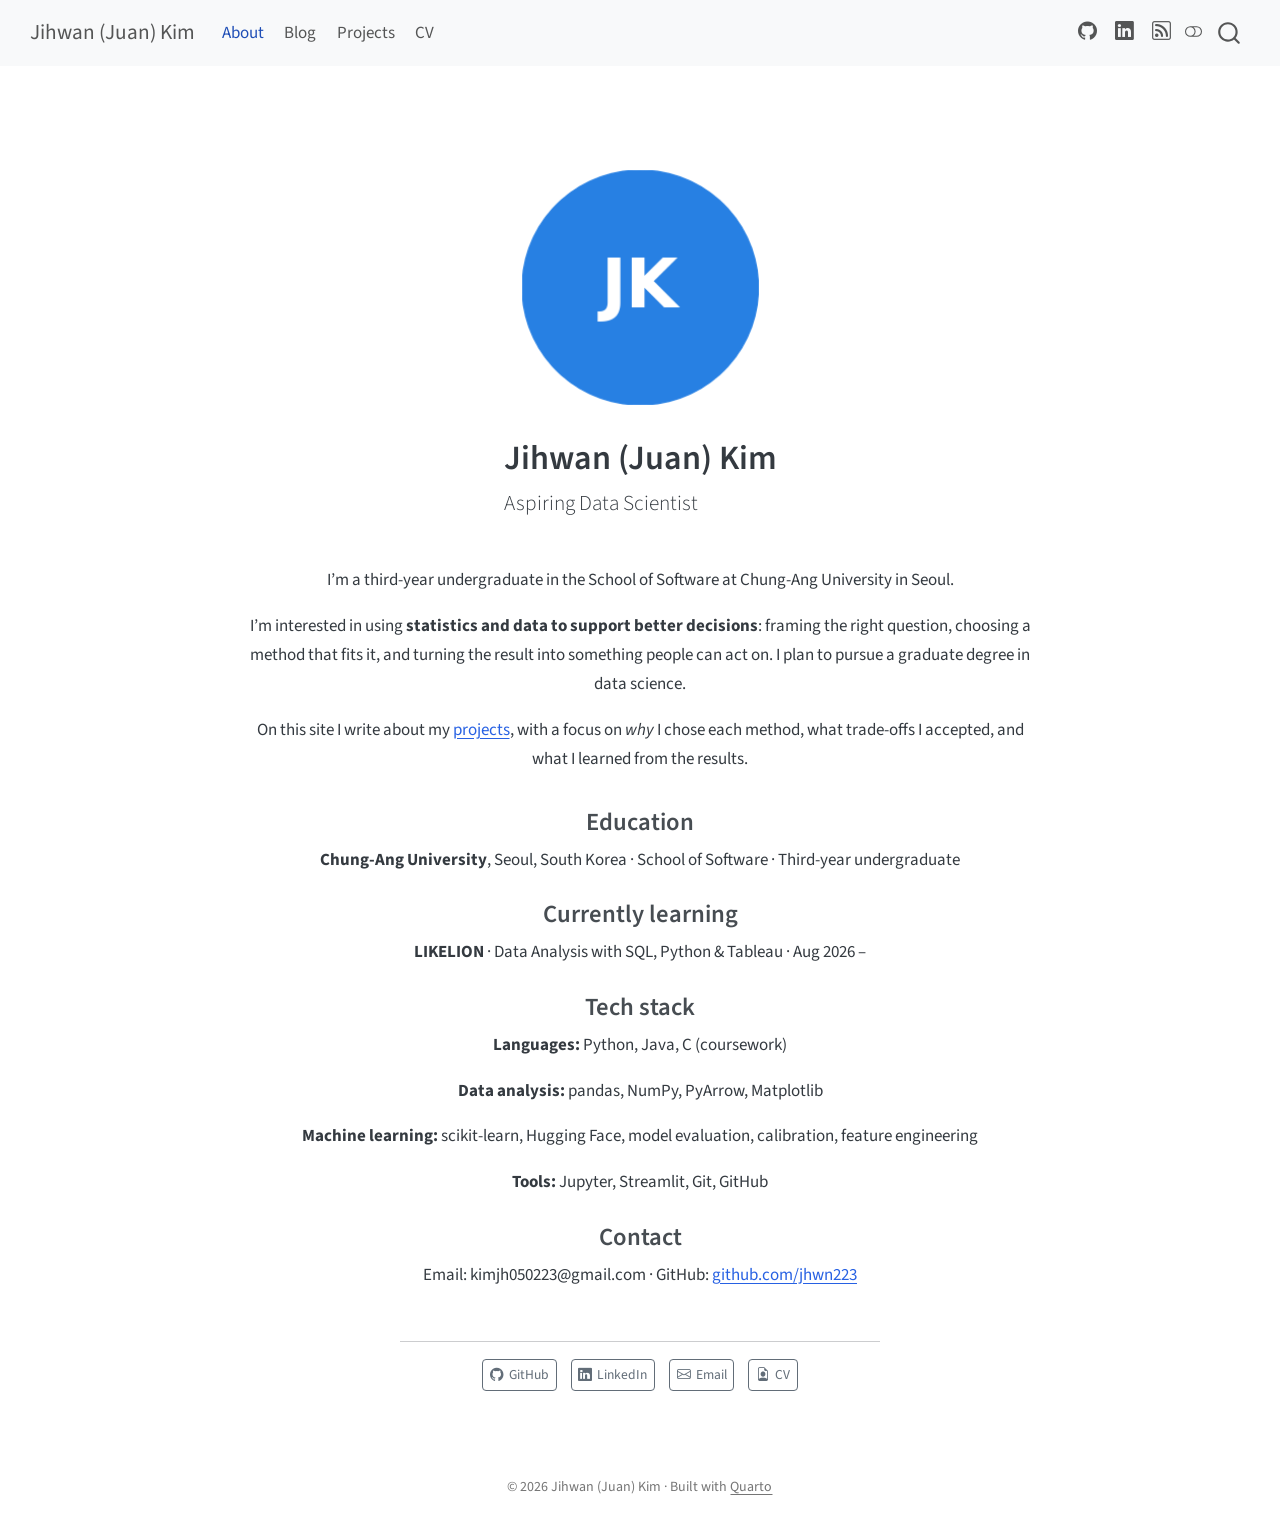
<file: index.html>
<!DOCTYPE html>
<html xmlns="http://www.w3.org/1999/xhtml" lang="en" xml:lang="en"><head>

<meta charset="utf-8">
<meta name="generator" content="quarto-1.10.19">

<meta name="viewport" content="width=device-width, initial-scale=1.0, user-scalable=yes">


<title>Jihwan (Juan) Kim</title>
<style>
/* Default styles provided by pandoc.
** See https://pandoc.org/MANUAL.html#variables-for-html for config info.
*/
span.smallcaps{font-variant: small-caps;}
div.columns{display: flex; gap: 1.5em;}
div.column{flex: auto;}
@media screen {
div.columns{gap: min(4vw, 1.5em);}
div.column{overflow-x: auto;}
}
div.hanging-indent{margin-left: 1.5em; text-indent: -1.5em;}
ul.task-list{list-style: none;}
ul.task-list li input[type="checkbox"] {
  width: 0.8em;
  margin: 0 0.8em 0.2em -1em; /* quarto-specific, see https://github.com/quarto-dev/quarto-cli/issues/4556 */ 
  vertical-align: middle;
}
</style>


<script src="site_libs/quarto-nav/quarto-nav.js"></script>
<script src="site_libs/quarto-nav/headroom.min.js"></script>
<script src="site_libs/clipboard/clipboard.min.js"></script>
<script src="site_libs/quarto-search/autocomplete.umd.js"></script>
<script src="site_libs/quarto-search/fuse.min.js"></script>
<script src="site_libs/quarto-search/quarto-search.js"></script>
<meta name="quarto:offset" content="./">
<script src="site_libs/quarto-html/quarto.js" type="module"></script>
<script src="site_libs/quarto-html/tabsets/tabsets.js" type="module"></script>
<script src="site_libs/quarto-html/popper.min.js"></script>
<script src="site_libs/quarto-html/tippy.umd.min.js"></script>
<link href="site_libs/quarto-html/tippy.css" rel="stylesheet">
<link href="site_libs/quarto-html/quarto-syntax-highlighting-5c1318cf63eba56dbef7ba16bc7d56f5.css" rel="stylesheet" class="quarto-color-scheme" id="quarto-text-highlighting-styles">
<link href="site_libs/quarto-html/quarto-syntax-highlighting-dark-6453f418aeef366c23116eb9cb0b6816.css" rel="stylesheet" class="quarto-color-scheme quarto-color-alternate" id="quarto-text-highlighting-styles">
<link href="site_libs/quarto-html/quarto-syntax-highlighting-5c1318cf63eba56dbef7ba16bc7d56f5.css" rel="stylesheet" class="quarto-color-scheme-extra" id="quarto-text-highlighting-styles">
<script src="site_libs/bootstrap/bootstrap.min.js"></script>
<link href="site_libs/bootstrap/bootstrap-icons.css" rel="stylesheet">
<link href="site_libs/bootstrap/bootstrap-bb4171d9dd6bc7625f90efb232bf3957.min.css" rel="stylesheet" append-hash="true" class="quarto-color-scheme" id="quarto-bootstrap" data-mode="light">
<link href="site_libs/bootstrap/bootstrap-dark-6143b0ba2fd15e075d8decd703482e6a.min.css" rel="stylesheet" append-hash="true" class="quarto-color-scheme quarto-color-alternate" id="quarto-bootstrap" data-mode="dark">
<link href="site_libs/bootstrap/bootstrap-bb4171d9dd6bc7625f90efb232bf3957.min.css" rel="stylesheet" append-hash="true" class="quarto-color-scheme-extra" id="quarto-bootstrap" data-mode="light">
<script id="quarto-search-options" type="application/json">{
  "location": "navbar",
  "copy-button": false,
  "collapse-after": 3,
  "panel-placement": "end",
  "type": "overlay",
  "limit": 50,
  "keyboard-shortcut": [
    "f",
    "/",
    "s"
  ],
  "show-item-context": false,
  "language": {
    "search-no-results-text": "No results",
    "search-matching-documents-text": "matching documents",
    "search-copy-link-title": "Copy link to search",
    "search-hide-matches-text": "Hide additional matches",
    "search-more-match-text": "more match in this document",
    "search-more-matches-text": "more matches in this document",
    "search-clear-button-title": "Clear",
    "search-text-placeholder": "",
    "search-detached-cancel-button-title": "Cancel",
    "search-submit-button-title": "Submit",
    "search-label": "Search"
  }
}</script>


<link rel="stylesheet" href="styles.css">
<meta property="og:title" content="Jihwan (Juan) Kim">
<meta property="og:description" content="Aspiring Data Scientist">
<meta property="og:image" content="https://jhwn223.github.io/files/profile.png">
<meta property="og:site_name" content="Jihwan (Juan) Kim">
<meta property="og:image:height" content="251">
<meta property="og:image:width" content="252">
</head>

<body class="nav-fixed fullcontent quarto-light"><script id="quarto-html-before-body" type="application/javascript">
    const toggleBodyColorMode = (bsSheetEl) => {
      const mode = bsSheetEl.getAttribute("data-mode");
      const bodyEl = window.document.querySelector("body");
      if (mode === "dark") {
        bodyEl.classList.add("quarto-dark");
        bodyEl.classList.remove("quarto-light");
      } else {
        bodyEl.classList.add("quarto-light");
        bodyEl.classList.remove("quarto-dark");
      }
    }
    const toggleBodyColorPrimary = () => {
      const bsSheetEl = window.document.querySelector("link#quarto-bootstrap:not([rel=disabled-stylesheet])");
      if (bsSheetEl) {
        toggleBodyColorMode(bsSheetEl);
      }
    }
    const setColorSchemeToggle = (alternate) => {
      const toggles = window.document.querySelectorAll('.quarto-color-scheme-toggle');
      for (let i=0; i < toggles.length; i++) {
        const toggle = toggles[i];
        if (toggle) {
          if (alternate) {
            toggle.classList.add("alternate");
          } else {
            toggle.classList.remove("alternate");
          }
        }
      }
    };
    const toggleColorMode = (alternate) => {
      // Switch the stylesheets
      const primaryStylesheets = window.document.querySelectorAll('link.quarto-color-scheme:not(.quarto-color-alternate)');
      const alternateStylesheets = window.document.querySelectorAll('link.quarto-color-scheme.quarto-color-alternate');
      manageTransitions('#quarto-margin-sidebar .nav-link', false);
      if (alternate) {
        // note: dark is layered on light, we don't disable primary!
        enableStylesheet(alternateStylesheets);
        for (const sheetNode of alternateStylesheets) {
          if (sheetNode.id === "quarto-bootstrap") {
            toggleBodyColorMode(sheetNode);
          }
        }
      } else {
        disableStylesheet(alternateStylesheets);
        enableStylesheet(primaryStylesheets)
        toggleBodyColorPrimary();
      }
      manageTransitions('#quarto-margin-sidebar .nav-link', true);
      // Switch the toggles
      setColorSchemeToggle(alternate)
      // Hack to workaround the fact that safari doesn't
      // properly recolor the scrollbar when toggling (#1455)
      if (navigator.userAgent.indexOf('Safari') > 0 && navigator.userAgent.indexOf('Chrome') == -1) {
        manageTransitions("body", false);
        window.scrollTo(0, 1);
        setTimeout(() => {
          window.scrollTo(0, 0);
          manageTransitions("body", true);
        }, 40);
      }
    }
    const disableStylesheet = (stylesheets) => {
      for (let i=0; i < stylesheets.length; i++) {
        const stylesheet = stylesheets[i];
        stylesheet.rel = 'disabled-stylesheet';
      }
    }
    const enableStylesheet = (stylesheets) => {
      for (let i=0; i < stylesheets.length; i++) {
        const stylesheet = stylesheets[i];
        if(stylesheet.rel !== 'stylesheet') { // for Chrome, which will still FOUC without this check
          stylesheet.rel = 'stylesheet';
        }
      }
    }
    const manageTransitions = (selector, allowTransitions) => {
      const els = window.document.querySelectorAll(selector);
      for (let i=0; i < els.length; i++) {
        const el = els[i];
        if (allowTransitions) {
          el.classList.remove('notransition');
        } else {
          el.classList.add('notransition');
        }
      }
    }
    const isFileUrl = () => {
      return window.location.protocol === 'file:';
    }
    const hasAlternateSentinel = () => {
      let styleSentinel = getColorSchemeSentinel();
      if (styleSentinel !== null) {
        return styleSentinel === "alternate";
      } else {
        return false;
      }
    }
    const setStyleSentinel = (alternate) => {
      const value = alternate ? "alternate" : "default";
      if (!isFileUrl()) {
        window.localStorage.setItem("quarto-color-scheme", value);
      } else {
        localAlternateSentinel = value;
      }
    }
    const getColorSchemeSentinel = () => {
      if (!isFileUrl()) {
        const storageValue = window.localStorage.getItem("quarto-color-scheme");
        return storageValue != null ? storageValue : localAlternateSentinel;
      } else {
        return localAlternateSentinel;
      }
    }
    const toggleGiscusIfUsed = (isAlternate, darkModeDefault) => {
      const baseTheme = document.querySelector('#giscus-base-theme')?.value ?? 'light';
      const alternateTheme = document.querySelector('#giscus-alt-theme')?.value ?? 'dark';
      let newTheme = '';
      if(authorPrefersDark) {
        newTheme = isAlternate ? baseTheme : alternateTheme;
      } else {
        newTheme = isAlternate ? alternateTheme : baseTheme;
      }
      const changeGiscusTheme = () => {
        // From: https://github.com/giscus/giscus/issues/336
        const sendMessage = (message) => {
          const iframe = document.querySelector('iframe.giscus-frame');
          if (!iframe) return;
          iframe.contentWindow.postMessage({ giscus: message }, 'https://giscus.app');
        }
        sendMessage({
          setConfig: {
            theme: newTheme
          }
        });
      }
      const isGiscussLoaded = window.document.querySelector('iframe.giscus-frame') !== null;
      if (isGiscussLoaded) {
        changeGiscusTheme();
      }
    };
    const authorPrefersDark = false;
    const darkModeDefault = authorPrefersDark;
      document.querySelector('link#quarto-text-highlighting-styles.quarto-color-scheme-extra').rel = 'disabled-stylesheet';
      document.querySelector('link#quarto-bootstrap.quarto-color-scheme-extra').rel = 'disabled-stylesheet';
    let localAlternateSentinel = darkModeDefault ? 'alternate' : 'default';
    // Dark / light mode switch
    window.quartoToggleColorScheme = () => {
      // Read the current dark / light value
      let toAlternate = !hasAlternateSentinel();
      toggleColorMode(toAlternate);
      setStyleSentinel(toAlternate);
      toggleGiscusIfUsed(toAlternate, darkModeDefault);
      window.dispatchEvent(new Event('resize'));
    };
    // Switch to dark mode if need be
    if (hasAlternateSentinel()) {
      toggleColorMode(true);
    } else {
      toggleColorMode(false);
    }
  </script>

<div id="quarto-search-results"></div>
  <header id="quarto-header" class="headroom fixed-top">
    <nav class="navbar navbar-expand-lg " data-bs-theme="dark">
      <div class="navbar-container container-fluid">
      <div class="navbar-brand-container mx-auto">
    <a class="navbar-brand" href="./index.html">
    <span class="navbar-title">Jihwan (Juan) Kim</span>
    </a>
  </div>
            <div id="quarto-search" class="" title="Search"></div>
          <button class="navbar-toggler" type="button" data-bs-toggle="collapse" data-bs-target="#navbarCollapse" aria-controls="navbarCollapse" role="menu" aria-expanded="false" aria-label="Toggle navigation" onclick="if (window.quartoToggleHeadroom) { window.quartoToggleHeadroom(); }">
  <span class="navbar-toggler-icon"></span>
</button>
          <div class="collapse navbar-collapse" id="navbarCollapse">
            <ul class="navbar-nav navbar-nav-scroll me-auto">
  <li class="nav-item">
    <a class="nav-link active" href="./index.html" aria-current="page"> 
<span class="menu-text">About</span></a>
  </li>  
  <li class="nav-item">
    <a class="nav-link" href="./blog.html"> 
<span class="menu-text">Blog</span></a>
  </li>  
  <li class="nav-item">
    <a class="nav-link" href="./projects.html"> 
<span class="menu-text">Projects</span></a>
  </li>  
  <li class="nav-item">
    <a class="nav-link" href="./cv.html"> 
<span class="menu-text">CV</span></a>
  </li>  
</ul>
            <ul class="navbar-nav navbar-nav-scroll ms-auto">
  <li class="nav-item compact">
    <a class="nav-link" href="https://github.com/jhwn223"> <i class="bi bi-github" role="img" aria-label="GitHub">
</i> 
<span class="menu-text"></span></a>
  </li>  
  <li class="nav-item compact">
    <a class="nav-link" href="https://www.linkedin.com/in/jihwan-juan-kim-12b15740b/"> <i class="bi bi-linkedin" role="img" aria-label="LinkedIn">
</i> 
<span class="menu-text"></span></a>
  </li>  
  <li class="nav-item compact">
    <a class="nav-link" href="./blog.xml"> <i class="bi bi-rss" role="img" aria-label="RSS">
</i> 
<span class="menu-text"></span></a>
  </li>  
</ul>
          </div> <!-- /navcollapse -->
            <div class="quarto-navbar-tools">
  <a href="" class="quarto-color-scheme-toggle quarto-navigation-tool  px-1" onclick="window.quartoToggleColorScheme(); return false;" title="Toggle dark mode"><i class="bi"></i></a>
</div>
      </div> <!-- /container-fluid -->
    </nav>
</header>
<!-- content -->
<div id="quarto-content" class="quarto-container page-columns page-rows-contents page-layout-article page-navbar">
<!-- sidebar -->
<!-- margin-sidebar -->
    
<!-- main -->
<div class="quarto-about-jolla">
  <img src="files/profile.png" class="about-image
  round " style="height: 15em; width: 15em;">
 <header id="title-block-header" class="quarto-title-block default">
<div class="quarto-title">
<h1 class="title">Jihwan (Juan) Kim</h1>
<p class="subtitle lead">Aspiring Data Scientist</p>
</div>
<div class="quarto-title-meta">
  </div>
</header><main class="content" id="quarto-document-content">

<p>I’m a third-year undergraduate in the School of Software at Chung-Ang University in Seoul.</p>
<p>I’m interested in using <strong>statistics and data to support better decisions</strong>: framing the right question, choosing a method that fits it, and turning the result into something people can act on. I plan to pursue a graduate degree in data science.</p>
<p>On this site I write about my <a href="./projects.html">projects</a>, with a focus on <em>why</em> I chose each method, what trade-offs I accepted, and what I learned from the results.</p>
<section id="education" class="level3">
<h3 data-anchor-id="education">Education</h3>
<p><strong>Chung-Ang University</strong>, Seoul, South Korea · School of Software · Third-year undergraduate</p>
</section>
<section id="currently-learning" class="level3">
<h3 data-anchor-id="currently-learning">Currently learning</h3>
<p><strong>LIKELION</strong> · Data Analysis with SQL, Python &amp; Tableau · Aug 2026 –</p>
</section>
<section id="tech-stack" class="level3">
<h3 data-anchor-id="tech-stack">Tech stack</h3>
<p><strong>Languages:</strong> Python, Java, C (coursework)</p>
<p><strong>Data analysis:</strong> pandas, NumPy, PyArrow, Matplotlib</p>
<p><strong>Machine learning:</strong> scikit-learn, Hugging Face, model evaluation, calibration, feature engineering</p>
<p><strong>Tools:</strong> Jupyter, Streamlit, Git, GitHub</p>
</section>
<section id="contact" class="level3">
<h3 data-anchor-id="contact">Contact</h3>
<p>Email: kimjh050223@gmail.com · GitHub: <a href="https://github.com/jhwn223">github.com/jhwn223</a></p>


</section>
</main> 
  <hr class="about-sep">
   <div class="about-links">
  <a href="https://github.com/jhwn223" class="about-link" rel="" target="">
    <i class="bi bi-github"></i>
     <span class="about-link-text">GitHub</span>
  </a>
  <a href="https://www.linkedin.com/in/jihwan-juan-kim-12b15740b/" class="about-link" rel="" target="">
    <i class="bi bi-linkedin"></i>
     <span class="about-link-text">LinkedIn</span>
  </a>
  <a href="mailto:kimjh050223@gmail.com" class="about-link" rel="" target="">
    <i class="bi bi-envelope"></i>
     <span class="about-link-text">Email</span>
  </a>
  <a href="/cv.html" class="about-link" rel="" target="">
    <i class="bi bi-file-earmark-person"></i>
     <span class="about-link-text">CV</span>
  </a>
</div>
</div>
 <!-- /main -->
<script id="quarto-html-after-body" type="application/javascript">
  window.document.addEventListener("DOMContentLoaded", function (event) {
    // Ensure there is a toggle, if there isn't float one in the top right
    if (window.document.querySelector('.quarto-color-scheme-toggle') === null) {
      const a = window.document.createElement('a');
      a.classList.add('top-right');
      a.classList.add('quarto-color-scheme-toggle');
      a.href = "";
      a.onclick = function() { try { window.quartoToggleColorScheme(); } catch {} return false; };
      const i = window.document.createElement("i");
      i.classList.add('bi');
      a.appendChild(i);
      window.document.body.appendChild(a);
    }
    setColorSchemeToggle(hasAlternateSentinel())
    const isCodeAnnotation = (el) => {
      for (const clz of el.classList) {
        if (clz.startsWith('code-annotation-')) {                     
          return true;
        }
      }
      return false;
    }
    const onCopySuccess = function(e) {
      // button target
      const button = e.trigger;
      // don't keep focus
      button.blur();
      // flash "checked"
      button.classList.add('code-copy-button-checked');
      var currentTitle = button.getAttribute("title");
      button.setAttribute("title", "Copied!");
      let tooltip;
      if (window.bootstrap) {
        button.setAttribute("data-bs-toggle", "tooltip");
        button.setAttribute("data-bs-placement", "left");
        button.setAttribute("data-bs-title", "Copied!");
        tooltip = new bootstrap.Tooltip(button, 
          { trigger: "manual", 
            customClass: "code-copy-button-tooltip",
            offset: [0, -8]});
        tooltip.show();    
      }
      setTimeout(function() {
        if (tooltip) {
          tooltip.hide();
          button.removeAttribute("data-bs-title");
          button.removeAttribute("data-bs-toggle");
          button.removeAttribute("data-bs-placement");
        }
        button.setAttribute("title", currentTitle);
        button.classList.remove('code-copy-button-checked');
      }, 1000);
      // clear code selection
      e.clearSelection();
    }
    const getTextToCopy = function(trigger) {
      const outerScaffold = trigger.parentElement.cloneNode(true);
      const codeEl = outerScaffold.querySelector('code');
      for (const childEl of codeEl.children) {
        if (isCodeAnnotation(childEl)) {
          childEl.remove();
        }
      }
      return codeEl.innerText;
    }
    const clipboard = new window.ClipboardJS('.code-copy-button:not([data-in-quarto-modal])', {
      text: getTextToCopy
    });
    clipboard.on('success', onCopySuccess);
    if (window.document.getElementById('quarto-embedded-source-code-modal')) {
      const clipboardModal = new window.ClipboardJS('.code-copy-button[data-in-quarto-modal]', {
        text: getTextToCopy,
        container: window.document.getElementById('quarto-embedded-source-code-modal')
      });
      clipboardModal.on('success', onCopySuccess);
    }
      var localhostRegex = new RegExp(/^(?:http|https):\/\/localhost\:?[0-9]*\//);
      var mailtoRegex = new RegExp(/^mailto:/);
        var filterRegex = new RegExp("https:\/\/jhwn223\.github\.io");
      var isInternal = (href) => {
          return filterRegex.test(href) || localhostRegex.test(href) || mailtoRegex.test(href);
      }
      // Inspect non-navigation links and adorn them if external
     var links = window.document.querySelectorAll('a[href]:not(.nav-link):not(.navbar-brand):not(.toc-action):not(.sidebar-link):not(.sidebar-item-toggle):not(.pagination-link):not(.no-external):not([aria-hidden]):not(.dropdown-item):not(.quarto-navigation-tool):not(.about-link)');
      for (var i=0; i<links.length; i++) {
        const link = links[i];
        if (!isInternal(link.href)) {
          // undo the damage that might have been done by quarto-nav.js in the case of
          // links that we want to consider external
          if (link.dataset.originalHref !== undefined) {
            link.href = link.dataset.originalHref;
          }
        }
      }
    function tippyHover(el, contentFn, onTriggerFn, onUntriggerFn) {
      const config = {
        allowHTML: true,
        maxWidth: 500,
        delay: 100,
        arrow: false,
        appendTo: function(el) {
            return el.parentElement;
        },
        interactive: true,
        interactiveBorder: 10,
        theme: 'quarto',
        placement: 'bottom-start',
      };
      if (contentFn) {
        config.content = contentFn;
      }
      if (onTriggerFn) {
        config.onTrigger = onTriggerFn;
      }
      if (onUntriggerFn) {
        config.onUntrigger = onUntriggerFn;
      }
      window.tippy(el, config); 
    }
    const noterefs = window.document.querySelectorAll('a[role="doc-noteref"]');
    for (var i=0; i<noterefs.length; i++) {
      const ref = noterefs[i];
      tippyHover(ref, function() {
        // use id or data attribute instead here
        let href = ref.getAttribute('data-footnote-href') || ref.getAttribute('href');
        try { href = new URL(href).hash; } catch {}
        const id = href.replace(/^#\/?/, "");
        const note = window.document.getElementById(id);
        if (note) {
          return note.innerHTML;
        } else {
          return "";
        }
      });
    }
    const xrefs = window.document.querySelectorAll('a.quarto-xref');
    const processXRef = (id, note) => {
      // Strip column container classes
      const stripColumnClz = (el) => {
        el.classList.remove("page-full", "page-columns");
        if (el.children) {
          for (const child of el.children) {
            stripColumnClz(child);
          }
        }
      }
      stripColumnClz(note)
      if (id === null || id.startsWith('sec-')) {
        // Special case sections, only their first couple elements
        const container = document.createElement("div");
        if (note.children && note.children.length > 2) {
          container.appendChild(note.children[0].cloneNode(true));
          for (let i = 1; i < note.children.length; i++) {
            const child = note.children[i];
            if (child.tagName === "P" && child.innerText === "") {
              continue;
            } else {
              container.appendChild(child.cloneNode(true));
              break;
            }
          }
          if (window.Quarto?.typesetMath) {
            window.Quarto.typesetMath(container);
          }
          return container.innerHTML
        } else {
          if (window.Quarto?.typesetMath) {
            window.Quarto.typesetMath(note);
          }
          return note.innerHTML;
        }
      } else {
        // Remove any anchor links if they are present
        const anchorLink = note.querySelector('a.anchorjs-link');
        if (anchorLink) {
          anchorLink.remove();
        }
        if (window.Quarto?.typesetMath) {
          window.Quarto.typesetMath(note);
        }
        if (note.classList.contains("callout")) {
          return note.outerHTML;
        } else {
          return note.innerHTML;
        }
      }
    }
    for (var i=0; i<xrefs.length; i++) {
      const xref = xrefs[i];
      tippyHover(xref, undefined, function(instance) {
        instance.disable();
        let url = xref.getAttribute('href');
        let hash = undefined; 
        if (url.startsWith('#')) {
          hash = url;
        } else {
          try { hash = new URL(url).hash; } catch {}
        }
        if (hash) {
          const id = hash.replace(/^#\/?/, "");
          const note = window.document.getElementById(id);
          if (note !== null) {
            try {
              const html = processXRef(id, note.cloneNode(true));
              instance.setContent(html);
            } finally {
              instance.enable();
              instance.show();
            }
          } else {
            // See if we can fetch this
            fetch(url.split('#')[0])
            .then(res => res.text())
            .then(html => {
              const parser = new DOMParser();
              const htmlDoc = parser.parseFromString(html, "text/html");
              const note = htmlDoc.getElementById(id);
              if (note !== null) {
                const html = processXRef(id, note);
                instance.setContent(html);
              } 
            }).finally(() => {
              instance.enable();
              instance.show();
            });
          }
        } else {
          // See if we can fetch a full url (with no hash to target)
          // This is a special case and we should probably do some content thinning / targeting
          fetch(url)
          .then(res => res.text())
          .then(html => {
            const parser = new DOMParser();
            const htmlDoc = parser.parseFromString(html, "text/html");
            const note = htmlDoc.querySelector('main.content');
            if (note !== null) {
              // This should only happen for chapter cross references
              // (since there is no id in the URL)
              // remove the first header
              if (note.children.length > 0 && note.children[0].tagName === "HEADER") {
                note.children[0].remove();
              }
              const html = processXRef(null, note);
              instance.setContent(html);
            } 
          }).finally(() => {
            instance.enable();
            instance.show();
          });
        }
      }, function(instance) {
      });
    }
        let selectedAnnoteEl;
        const selectorForAnnotation = ( cell, annotation) => {
          let cellAttr = 'data-code-cell="' + cell + '"';
          let lineAttr = 'data-code-annotation="' +  annotation + '"';
          const selector = 'span[' + cellAttr + '][' + lineAttr + ']';
          return selector;
        }
        const selectCodeLines = (annoteEl) => {
          const doc = window.document;
          const targetCell = annoteEl.getAttribute("data-target-cell");
          const targetAnnotation = annoteEl.getAttribute("data-target-annotation");
          const annoteSpan = window.document.querySelector(selectorForAnnotation(targetCell, targetAnnotation));
          const lines = annoteSpan.getAttribute("data-code-lines").split(",");
          const lineIds = lines.map((line) => {
            return targetCell + "-" + line;
          })
          let top = null;
          let height = null;
          let parent = null;
          if (lineIds.length > 0) {
              //compute the position of the single el (top and bottom and make a div)
              const el = window.document.getElementById(lineIds[0]);
              top = el.offsetTop;
              height = el.offsetHeight;
              parent = el.parentElement.parentElement;
            if (lineIds.length > 1) {
              const lastEl = window.document.getElementById(lineIds[lineIds.length - 1]);
              const bottom = lastEl.offsetTop + lastEl.offsetHeight;
              height = bottom - top;
            }
            if (top !== null && height !== null && parent !== null) {
              // cook up a div (if necessary) and position it 
              let div = window.document.getElementById("code-annotation-line-highlight");
              if (div === null) {
                div = window.document.createElement("div");
                div.setAttribute("id", "code-annotation-line-highlight");
                div.style.position = 'absolute';
                parent.appendChild(div);
              }
              div.style.top = top - 2 + "px";
              div.style.height = height + 4 + "px";
              div.style.left = 0;
              let gutterDiv = window.document.getElementById("code-annotation-line-highlight-gutter");
              if (gutterDiv === null) {
                gutterDiv = window.document.createElement("div");
                gutterDiv.setAttribute("id", "code-annotation-line-highlight-gutter");
                gutterDiv.style.position = 'absolute';
                const codeCell = window.document.getElementById(targetCell);
                const gutter = codeCell.querySelector('.code-annotation-gutter');
                gutter.appendChild(gutterDiv);
              }
              gutterDiv.style.top = top - 2 + "px";
              gutterDiv.style.height = height + 4 + "px";
            }
            selectedAnnoteEl = annoteEl;
          }
        };
        const unselectCodeLines = () => {
          const elementsIds = ["code-annotation-line-highlight", "code-annotation-line-highlight-gutter"];
          elementsIds.forEach((elId) => {
            const div = window.document.getElementById(elId);
            if (div) {
              div.remove();
            }
          });
          selectedAnnoteEl = undefined;
        };
          // Handle positioning of the toggle
      window.addEventListener(
        "resize",
        throttle(() => {
          elRect = undefined;
          if (selectedAnnoteEl) {
            selectCodeLines(selectedAnnoteEl);
          }
        }, 10)
      );
      function throttle(fn, ms) {
      let throttle = false;
      let timer;
        return (...args) => {
          if(!throttle) { // first call gets through
              fn.apply(this, args);
              throttle = true;
          } else { // all the others get throttled
              if(timer) clearTimeout(timer); // cancel #2
              timer = setTimeout(() => {
                fn.apply(this, args);
                timer = throttle = false;
              }, ms);
          }
        };
      }
        // Attach click handler to the DT
        const annoteDls = window.document.querySelectorAll('dt[data-target-cell]');
        for (const annoteDlNode of annoteDls) {
          annoteDlNode.addEventListener('click', (event) => {
            const clickedEl = event.target;
            if (clickedEl !== selectedAnnoteEl) {
              unselectCodeLines();
              const activeEl = window.document.querySelector('dt[data-target-cell].code-annotation-active');
              if (activeEl) {
                activeEl.classList.remove('code-annotation-active');
              }
              selectCodeLines(clickedEl);
              clickedEl.classList.add('code-annotation-active');
            } else {
              // Unselect the line
              unselectCodeLines();
              clickedEl.classList.remove('code-annotation-active');
            }
          });
        }
    const findCites = (el) => {
      const parentEl = el.parentElement;
      if (parentEl) {
        const cites = parentEl.dataset.cites;
        if (cites) {
          return {
            el,
            cites: cites.split(' ')
          };
        } else {
          return findCites(el.parentElement)
        }
      } else {
        return undefined;
      }
    };
    var bibliorefs = window.document.querySelectorAll('a[role="doc-biblioref"]');
    for (var i=0; i<bibliorefs.length; i++) {
      const ref = bibliorefs[i];
      const citeInfo = findCites(ref);
      if (citeInfo) {
        tippyHover(citeInfo.el, function() {
          var popup = window.document.createElement('div');
          citeInfo.cites.forEach(function(cite) {
            var citeDiv = window.document.createElement('div');
            citeDiv.classList.add('hanging-indent');
            citeDiv.classList.add('csl-entry');
            var biblioDiv = window.document.getElementById('ref-' + cite);
            if (biblioDiv) {
              citeDiv.innerHTML = biblioDiv.innerHTML;
            }
            popup.appendChild(citeDiv);
          });
          return popup.innerHTML;
        });
      }
    }
  });
  </script>
</div> <!-- /content -->
<footer class="footer">
  <div class="nav-footer">
    <div class="nav-footer-left">
      &nbsp;
    </div>   
    <div class="nav-footer-center">
<p>© 2026 Jihwan (Juan) Kim · Built with <a href="https://quarto.org">Quarto</a></p>
</div>
    <div class="nav-footer-right">
      &nbsp;
    </div>
  </div>
</footer>




</body></html>
</file>
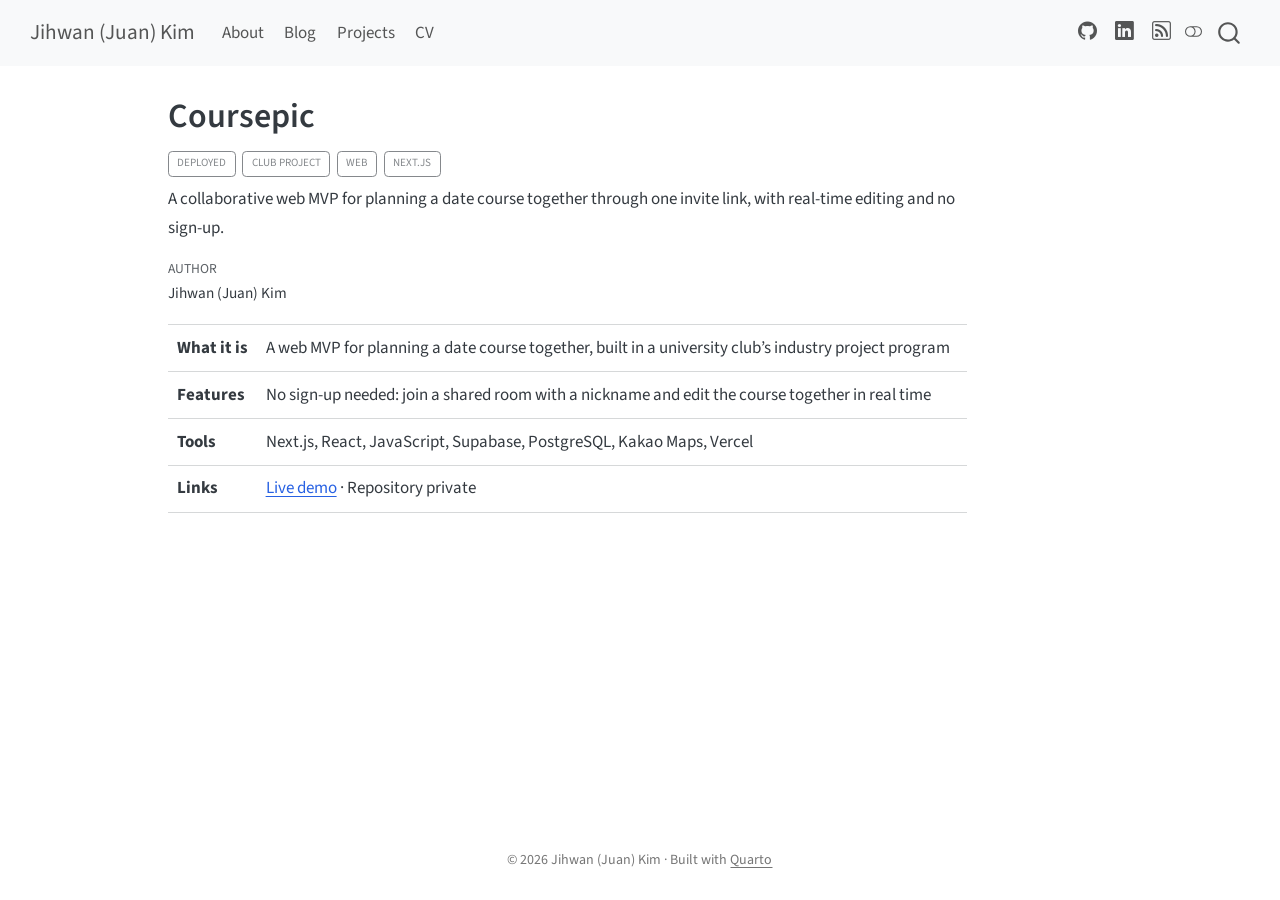
<file: projects/coursepic/index.html>
<!DOCTYPE html>
<html xmlns="http://www.w3.org/1999/xhtml" lang="en" xml:lang="en"><head>

<meta charset="utf-8">
<meta name="generator" content="quarto-1.10.19">

<meta name="viewport" content="width=device-width, initial-scale=1.0, user-scalable=yes">

<meta name="author" content="Jihwan (Juan) Kim">
<meta name="description" content="A collaborative web MVP for planning a date course together through one invite link, with real-time editing and no sign-up.">

<title>Coursepic – Jihwan (Juan) Kim</title>
<style>
/* Default styles provided by pandoc.
** See https://pandoc.org/MANUAL.html#variables-for-html for config info.
*/
span.smallcaps{font-variant: small-caps;}
div.columns{display: flex; gap: 1.5em;}
div.column{flex: auto;}
@media screen {
div.columns{gap: min(4vw, 1.5em);}
div.column{overflow-x: auto;}
}
div.hanging-indent{margin-left: 1.5em; text-indent: -1.5em;}
ul.task-list{list-style: none;}
ul.task-list li input[type="checkbox"] {
  width: 0.8em;
  margin: 0 0.8em 0.2em -1em; /* quarto-specific, see https://github.com/quarto-dev/quarto-cli/issues/4556 */ 
  vertical-align: middle;
}
</style>


<script src="../../site_libs/quarto-nav/quarto-nav.js"></script>
<script src="../../site_libs/quarto-nav/headroom.min.js"></script>
<script src="../../site_libs/clipboard/clipboard.min.js"></script>
<script src="../../site_libs/quarto-search/autocomplete.umd.js"></script>
<script src="../../site_libs/quarto-search/fuse.min.js"></script>
<script src="../../site_libs/quarto-search/quarto-search.js"></script>
<meta name="quarto:offset" content="../../">
<script src="../../site_libs/quarto-html/quarto.js" type="module"></script>
<script src="../../site_libs/quarto-html/tabsets/tabsets.js" type="module"></script>
<script src="../../site_libs/quarto-html/popper.min.js"></script>
<script src="../../site_libs/quarto-html/tippy.umd.min.js"></script>
<script src="../../site_libs/quarto-html/anchor.min.js"></script>
<link href="../../site_libs/quarto-html/tippy.css" rel="stylesheet">
<link href="../../site_libs/quarto-html/quarto-syntax-highlighting-5c1318cf63eba56dbef7ba16bc7d56f5.css" rel="stylesheet" class="quarto-color-scheme" id="quarto-text-highlighting-styles">
<link href="../../site_libs/quarto-html/quarto-syntax-highlighting-dark-6453f418aeef366c23116eb9cb0b6816.css" rel="stylesheet" class="quarto-color-scheme quarto-color-alternate" id="quarto-text-highlighting-styles">
<link href="../../site_libs/quarto-html/quarto-syntax-highlighting-5c1318cf63eba56dbef7ba16bc7d56f5.css" rel="stylesheet" class="quarto-color-scheme-extra" id="quarto-text-highlighting-styles">
<script src="../../site_libs/bootstrap/bootstrap.min.js"></script>
<link href="../../site_libs/bootstrap/bootstrap-icons.css" rel="stylesheet">
<link href="../../site_libs/bootstrap/bootstrap-bb4171d9dd6bc7625f90efb232bf3957.min.css" rel="stylesheet" append-hash="true" class="quarto-color-scheme" id="quarto-bootstrap" data-mode="light">
<link href="../../site_libs/bootstrap/bootstrap-dark-6143b0ba2fd15e075d8decd703482e6a.min.css" rel="stylesheet" append-hash="true" class="quarto-color-scheme quarto-color-alternate" id="quarto-bootstrap" data-mode="dark">
<link href="../../site_libs/bootstrap/bootstrap-bb4171d9dd6bc7625f90efb232bf3957.min.css" rel="stylesheet" append-hash="true" class="quarto-color-scheme-extra" id="quarto-bootstrap" data-mode="light">
<script id="quarto-search-options" type="application/json">{
  "location": "navbar",
  "copy-button": false,
  "collapse-after": 3,
  "panel-placement": "end",
  "type": "overlay",
  "limit": 50,
  "keyboard-shortcut": [
    "f",
    "/",
    "s"
  ],
  "show-item-context": false,
  "language": {
    "search-no-results-text": "No results",
    "search-matching-documents-text": "matching documents",
    "search-copy-link-title": "Copy link to search",
    "search-hide-matches-text": "Hide additional matches",
    "search-more-match-text": "more match in this document",
    "search-more-matches-text": "more matches in this document",
    "search-clear-button-title": "Clear",
    "search-text-placeholder": "",
    "search-detached-cancel-button-title": "Cancel",
    "search-submit-button-title": "Submit",
    "search-label": "Search"
  }
}</script>


<link rel="stylesheet" href="../../styles.css">
<meta property="og:title" content="Coursepic – Jihwan (Juan) Kim">
<meta property="og:description" content="A collaborative web MVP for planning a date course together through one invite link, with real-time editing and no sign-up.">
<meta property="og:site_name" content="Jihwan (Juan) Kim">
</head>

<body class="nav-fixed quarto-light"><script id="quarto-html-before-body" type="application/javascript">
    const toggleBodyColorMode = (bsSheetEl) => {
      const mode = bsSheetEl.getAttribute("data-mode");
      const bodyEl = window.document.querySelector("body");
      if (mode === "dark") {
        bodyEl.classList.add("quarto-dark");
        bodyEl.classList.remove("quarto-light");
      } else {
        bodyEl.classList.add("quarto-light");
        bodyEl.classList.remove("quarto-dark");
      }
    }
    const toggleBodyColorPrimary = () => {
      const bsSheetEl = window.document.querySelector("link#quarto-bootstrap:not([rel=disabled-stylesheet])");
      if (bsSheetEl) {
        toggleBodyColorMode(bsSheetEl);
      }
    }
    const setColorSchemeToggle = (alternate) => {
      const toggles = window.document.querySelectorAll('.quarto-color-scheme-toggle');
      for (let i=0; i < toggles.length; i++) {
        const toggle = toggles[i];
        if (toggle) {
          if (alternate) {
            toggle.classList.add("alternate");
          } else {
            toggle.classList.remove("alternate");
          }
        }
      }
    };
    const toggleColorMode = (alternate) => {
      // Switch the stylesheets
      const primaryStylesheets = window.document.querySelectorAll('link.quarto-color-scheme:not(.quarto-color-alternate)');
      const alternateStylesheets = window.document.querySelectorAll('link.quarto-color-scheme.quarto-color-alternate');
      manageTransitions('#quarto-margin-sidebar .nav-link', false);
      if (alternate) {
        // note: dark is layered on light, we don't disable primary!
        enableStylesheet(alternateStylesheets);
        for (const sheetNode of alternateStylesheets) {
          if (sheetNode.id === "quarto-bootstrap") {
            toggleBodyColorMode(sheetNode);
          }
        }
      } else {
        disableStylesheet(alternateStylesheets);
        enableStylesheet(primaryStylesheets)
        toggleBodyColorPrimary();
      }
      manageTransitions('#quarto-margin-sidebar .nav-link', true);
      // Switch the toggles
      setColorSchemeToggle(alternate)
      // Hack to workaround the fact that safari doesn't
      // properly recolor the scrollbar when toggling (#1455)
      if (navigator.userAgent.indexOf('Safari') > 0 && navigator.userAgent.indexOf('Chrome') == -1) {
        manageTransitions("body", false);
        window.scrollTo(0, 1);
        setTimeout(() => {
          window.scrollTo(0, 0);
          manageTransitions("body", true);
        }, 40);
      }
    }
    const disableStylesheet = (stylesheets) => {
      for (let i=0; i < stylesheets.length; i++) {
        const stylesheet = stylesheets[i];
        stylesheet.rel = 'disabled-stylesheet';
      }
    }
    const enableStylesheet = (stylesheets) => {
      for (let i=0; i < stylesheets.length; i++) {
        const stylesheet = stylesheets[i];
        if(stylesheet.rel !== 'stylesheet') { // for Chrome, which will still FOUC without this check
          stylesheet.rel = 'stylesheet';
        }
      }
    }
    const manageTransitions = (selector, allowTransitions) => {
      const els = window.document.querySelectorAll(selector);
      for (let i=0; i < els.length; i++) {
        const el = els[i];
        if (allowTransitions) {
          el.classList.remove('notransition');
        } else {
          el.classList.add('notransition');
        }
      }
    }
    const isFileUrl = () => {
      return window.location.protocol === 'file:';
    }
    const hasAlternateSentinel = () => {
      let styleSentinel = getColorSchemeSentinel();
      if (styleSentinel !== null) {
        return styleSentinel === "alternate";
      } else {
        return false;
      }
    }
    const setStyleSentinel = (alternate) => {
      const value = alternate ? "alternate" : "default";
      if (!isFileUrl()) {
        window.localStorage.setItem("quarto-color-scheme", value);
      } else {
        localAlternateSentinel = value;
      }
    }
    const getColorSchemeSentinel = () => {
      if (!isFileUrl()) {
        const storageValue = window.localStorage.getItem("quarto-color-scheme");
        return storageValue != null ? storageValue : localAlternateSentinel;
      } else {
        return localAlternateSentinel;
      }
    }
    const toggleGiscusIfUsed = (isAlternate, darkModeDefault) => {
      const baseTheme = document.querySelector('#giscus-base-theme')?.value ?? 'light';
      const alternateTheme = document.querySelector('#giscus-alt-theme')?.value ?? 'dark';
      let newTheme = '';
      if(authorPrefersDark) {
        newTheme = isAlternate ? baseTheme : alternateTheme;
      } else {
        newTheme = isAlternate ? alternateTheme : baseTheme;
      }
      const changeGiscusTheme = () => {
        // From: https://github.com/giscus/giscus/issues/336
        const sendMessage = (message) => {
          const iframe = document.querySelector('iframe.giscus-frame');
          if (!iframe) return;
          iframe.contentWindow.postMessage({ giscus: message }, 'https://giscus.app');
        }
        sendMessage({
          setConfig: {
            theme: newTheme
          }
        });
      }
      const isGiscussLoaded = window.document.querySelector('iframe.giscus-frame') !== null;
      if (isGiscussLoaded) {
        changeGiscusTheme();
      }
    };
    const authorPrefersDark = false;
    const darkModeDefault = authorPrefersDark;
      document.querySelector('link#quarto-text-highlighting-styles.quarto-color-scheme-extra').rel = 'disabled-stylesheet';
      document.querySelector('link#quarto-bootstrap.quarto-color-scheme-extra').rel = 'disabled-stylesheet';
    let localAlternateSentinel = darkModeDefault ? 'alternate' : 'default';
    // Dark / light mode switch
    window.quartoToggleColorScheme = () => {
      // Read the current dark / light value
      let toAlternate = !hasAlternateSentinel();
      toggleColorMode(toAlternate);
      setStyleSentinel(toAlternate);
      toggleGiscusIfUsed(toAlternate, darkModeDefault);
      window.dispatchEvent(new Event('resize'));
    };
    // Switch to dark mode if need be
    if (hasAlternateSentinel()) {
      toggleColorMode(true);
    } else {
      toggleColorMode(false);
    }
  </script>

<div id="quarto-search-results"></div>
  <header id="quarto-header" class="headroom fixed-top">
    <nav class="navbar navbar-expand-lg " data-bs-theme="dark">
      <div class="navbar-container container-fluid">
      <div class="navbar-brand-container mx-auto">
    <a class="navbar-brand" href="../../index.html">
    <span class="navbar-title">Jihwan (Juan) Kim</span>
    </a>
  </div>
            <div id="quarto-search" class="" title="Search"></div>
          <button class="navbar-toggler" type="button" data-bs-toggle="collapse" data-bs-target="#navbarCollapse" aria-controls="navbarCollapse" role="menu" aria-expanded="false" aria-label="Toggle navigation" onclick="if (window.quartoToggleHeadroom) { window.quartoToggleHeadroom(); }">
  <span class="navbar-toggler-icon"></span>
</button>
          <div class="collapse navbar-collapse" id="navbarCollapse">
            <ul class="navbar-nav navbar-nav-scroll me-auto">
  <li class="nav-item">
    <a class="nav-link" href="../../index.html"> 
<span class="menu-text">About</span></a>
  </li>  
  <li class="nav-item">
    <a class="nav-link" href="../../blog.html"> 
<span class="menu-text">Blog</span></a>
  </li>  
  <li class="nav-item">
    <a class="nav-link" href="../../projects.html"> 
<span class="menu-text">Projects</span></a>
  </li>  
  <li class="nav-item">
    <a class="nav-link" href="../../cv.html"> 
<span class="menu-text">CV</span></a>
  </li>  
</ul>
            <ul class="navbar-nav navbar-nav-scroll ms-auto">
  <li class="nav-item compact">
    <a class="nav-link" href="https://github.com/jhwn223"> <i class="bi bi-github" role="img" aria-label="GitHub">
</i> 
<span class="menu-text"></span></a>
  </li>  
  <li class="nav-item compact">
    <a class="nav-link" href="https://www.linkedin.com/in/jihwan-juan-kim-12b15740b/"> <i class="bi bi-linkedin" role="img" aria-label="LinkedIn">
</i> 
<span class="menu-text"></span></a>
  </li>  
  <li class="nav-item compact">
    <a class="nav-link" href="../../blog.xml"> <i class="bi bi-rss" role="img" aria-label="RSS">
</i> 
<span class="menu-text"></span></a>
  </li>  
</ul>
          </div> <!-- /navcollapse -->
            <div class="quarto-navbar-tools">
  <a href="" class="quarto-color-scheme-toggle quarto-navigation-tool  px-1" onclick="window.quartoToggleColorScheme(); return false;" title="Toggle dark mode"><i class="bi"></i></a>
</div>
      </div> <!-- /container-fluid -->
    </nav>
</header>
<!-- content -->
<div id="quarto-content" class="quarto-container page-columns page-rows-contents page-layout-article page-navbar">
<!-- sidebar -->
<!-- margin-sidebar -->
    <div id="quarto-margin-sidebar" class="sidebar margin-sidebar zindex-bottom">
        
    </div>
<!-- main -->
<main class="content" id="quarto-document-content">


<header id="title-block-header" class="quarto-title-block default">
<div class="quarto-title">
<h1 class="title">Coursepic</h1>
  <div class="quarto-categories">
    <div class="quarto-category">deployed</div>
    <div class="quarto-category">club project</div>
    <div class="quarto-category">web</div>
    <div class="quarto-category">Next.js</div>
  </div>
  </div>

<div>
  <div class="description">
    A collaborative web MVP for planning a date course together through one invite link, with real-time editing and no sign-up.
  </div>
</div>


<div class="quarto-title-meta">

    <div>
    <div class="quarto-title-meta-heading">Author</div>
    <div class="quarto-title-meta-contents">
             <p>Jihwan (Juan) Kim </p>
          </div>
  </div>
    
  
    
  </div>
  


</header>


<table class="caption-top table">
<tbody>
<tr class="odd">
<td><strong>What it is</strong></td>
<td>A web MVP for planning a date course together, built in a university club’s industry project program</td>
</tr>
<tr class="even">
<td><strong>Features</strong></td>
<td>No sign-up needed: join a shared room with a nickname and edit the course together in real time</td>
</tr>
<tr class="odd">
<td><strong>Tools</strong></td>
<td>Next.js, React, JavaScript, Supabase, PostgreSQL, Kakao Maps, Vercel</td>
</tr>
<tr class="even">
<td><strong>Links</strong></td>
<td><a href="https://travel-szul.vercel.app">Live demo</a> · Repository private</td>
</tr>
</tbody>
</table>
<!-- TODO: 내용을 채우면 이 주석을 지우세요.

## Why this project

## Key decisions

## What I learned
-->



</main> <!-- /main -->
<script id="quarto-html-after-body" type="application/javascript">
  window.document.addEventListener("DOMContentLoaded", function (event) {
    // Ensure there is a toggle, if there isn't float one in the top right
    if (window.document.querySelector('.quarto-color-scheme-toggle') === null) {
      const a = window.document.createElement('a');
      a.classList.add('top-right');
      a.classList.add('quarto-color-scheme-toggle');
      a.href = "";
      a.onclick = function() { try { window.quartoToggleColorScheme(); } catch {} return false; };
      const i = window.document.createElement("i");
      i.classList.add('bi');
      a.appendChild(i);
      window.document.body.appendChild(a);
    }
    setColorSchemeToggle(hasAlternateSentinel())
    const icon = "";
    const anchorJS = new window.AnchorJS();
    anchorJS.options = {
      placement: 'right',
      icon: icon
    };
    anchorJS.add('.anchored');
    const isCodeAnnotation = (el) => {
      for (const clz of el.classList) {
        if (clz.startsWith('code-annotation-')) {                     
          return true;
        }
      }
      return false;
    }
    const onCopySuccess = function(e) {
      // button target
      const button = e.trigger;
      // don't keep focus
      button.blur();
      // flash "checked"
      button.classList.add('code-copy-button-checked');
      var currentTitle = button.getAttribute("title");
      button.setAttribute("title", "Copied!");
      let tooltip;
      if (window.bootstrap) {
        button.setAttribute("data-bs-toggle", "tooltip");
        button.setAttribute("data-bs-placement", "left");
        button.setAttribute("data-bs-title", "Copied!");
        tooltip = new bootstrap.Tooltip(button, 
          { trigger: "manual", 
            customClass: "code-copy-button-tooltip",
            offset: [0, -8]});
        tooltip.show();    
      }
      setTimeout(function() {
        if (tooltip) {
          tooltip.hide();
          button.removeAttribute("data-bs-title");
          button.removeAttribute("data-bs-toggle");
          button.removeAttribute("data-bs-placement");
        }
        button.setAttribute("title", currentTitle);
        button.classList.remove('code-copy-button-checked');
      }, 1000);
      // clear code selection
      e.clearSelection();
    }
    const getTextToCopy = function(trigger) {
      const outerScaffold = trigger.parentElement.cloneNode(true);
      const codeEl = outerScaffold.querySelector('code');
      for (const childEl of codeEl.children) {
        if (isCodeAnnotation(childEl)) {
          childEl.remove();
        }
      }
      return codeEl.innerText;
    }
    const clipboard = new window.ClipboardJS('.code-copy-button:not([data-in-quarto-modal])', {
      text: getTextToCopy
    });
    clipboard.on('success', onCopySuccess);
    if (window.document.getElementById('quarto-embedded-source-code-modal')) {
      const clipboardModal = new window.ClipboardJS('.code-copy-button[data-in-quarto-modal]', {
        text: getTextToCopy,
        container: window.document.getElementById('quarto-embedded-source-code-modal')
      });
      clipboardModal.on('success', onCopySuccess);
    }
      var localhostRegex = new RegExp(/^(?:http|https):\/\/localhost\:?[0-9]*\//);
      var mailtoRegex = new RegExp(/^mailto:/);
        var filterRegex = new RegExp("https:\/\/jhwn223\.github\.io");
      var isInternal = (href) => {
          return filterRegex.test(href) || localhostRegex.test(href) || mailtoRegex.test(href);
      }
      // Inspect non-navigation links and adorn them if external
     var links = window.document.querySelectorAll('a[href]:not(.nav-link):not(.navbar-brand):not(.toc-action):not(.sidebar-link):not(.sidebar-item-toggle):not(.pagination-link):not(.no-external):not([aria-hidden]):not(.dropdown-item):not(.quarto-navigation-tool):not(.about-link)');
      for (var i=0; i<links.length; i++) {
        const link = links[i];
        if (!isInternal(link.href)) {
          // undo the damage that might have been done by quarto-nav.js in the case of
          // links that we want to consider external
          if (link.dataset.originalHref !== undefined) {
            link.href = link.dataset.originalHref;
          }
        }
      }
    function tippyHover(el, contentFn, onTriggerFn, onUntriggerFn) {
      const config = {
        allowHTML: true,
        maxWidth: 500,
        delay: 100,
        arrow: false,
        appendTo: function(el) {
            return el.parentElement;
        },
        interactive: true,
        interactiveBorder: 10,
        theme: 'quarto',
        placement: 'bottom-start',
      };
      if (contentFn) {
        config.content = contentFn;
      }
      if (onTriggerFn) {
        config.onTrigger = onTriggerFn;
      }
      if (onUntriggerFn) {
        config.onUntrigger = onUntriggerFn;
      }
      window.tippy(el, config); 
    }
    const noterefs = window.document.querySelectorAll('a[role="doc-noteref"]');
    for (var i=0; i<noterefs.length; i++) {
      const ref = noterefs[i];
      tippyHover(ref, function() {
        // use id or data attribute instead here
        let href = ref.getAttribute('data-footnote-href') || ref.getAttribute('href');
        try { href = new URL(href).hash; } catch {}
        const id = href.replace(/^#\/?/, "");
        const note = window.document.getElementById(id);
        if (note) {
          return note.innerHTML;
        } else {
          return "";
        }
      });
    }
    const xrefs = window.document.querySelectorAll('a.quarto-xref');
    const processXRef = (id, note) => {
      // Strip column container classes
      const stripColumnClz = (el) => {
        el.classList.remove("page-full", "page-columns");
        if (el.children) {
          for (const child of el.children) {
            stripColumnClz(child);
          }
        }
      }
      stripColumnClz(note)
      if (id === null || id.startsWith('sec-')) {
        // Special case sections, only their first couple elements
        const container = document.createElement("div");
        if (note.children && note.children.length > 2) {
          container.appendChild(note.children[0].cloneNode(true));
          for (let i = 1; i < note.children.length; i++) {
            const child = note.children[i];
            if (child.tagName === "P" && child.innerText === "") {
              continue;
            } else {
              container.appendChild(child.cloneNode(true));
              break;
            }
          }
          if (window.Quarto?.typesetMath) {
            window.Quarto.typesetMath(container);
          }
          return container.innerHTML
        } else {
          if (window.Quarto?.typesetMath) {
            window.Quarto.typesetMath(note);
          }
          return note.innerHTML;
        }
      } else {
        // Remove any anchor links if they are present
        const anchorLink = note.querySelector('a.anchorjs-link');
        if (anchorLink) {
          anchorLink.remove();
        }
        if (window.Quarto?.typesetMath) {
          window.Quarto.typesetMath(note);
        }
        if (note.classList.contains("callout")) {
          return note.outerHTML;
        } else {
          return note.innerHTML;
        }
      }
    }
    for (var i=0; i<xrefs.length; i++) {
      const xref = xrefs[i];
      tippyHover(xref, undefined, function(instance) {
        instance.disable();
        let url = xref.getAttribute('href');
        let hash = undefined; 
        if (url.startsWith('#')) {
          hash = url;
        } else {
          try { hash = new URL(url).hash; } catch {}
        }
        if (hash) {
          const id = hash.replace(/^#\/?/, "");
          const note = window.document.getElementById(id);
          if (note !== null) {
            try {
              const html = processXRef(id, note.cloneNode(true));
              instance.setContent(html);
            } finally {
              instance.enable();
              instance.show();
            }
          } else {
            // See if we can fetch this
            fetch(url.split('#')[0])
            .then(res => res.text())
            .then(html => {
              const parser = new DOMParser();
              const htmlDoc = parser.parseFromString(html, "text/html");
              const note = htmlDoc.getElementById(id);
              if (note !== null) {
                const html = processXRef(id, note);
                instance.setContent(html);
              } 
            }).finally(() => {
              instance.enable();
              instance.show();
            });
          }
        } else {
          // See if we can fetch a full url (with no hash to target)
          // This is a special case and we should probably do some content thinning / targeting
          fetch(url)
          .then(res => res.text())
          .then(html => {
            const parser = new DOMParser();
            const htmlDoc = parser.parseFromString(html, "text/html");
            const note = htmlDoc.querySelector('main.content');
            if (note !== null) {
              // This should only happen for chapter cross references
              // (since there is no id in the URL)
              // remove the first header
              if (note.children.length > 0 && note.children[0].tagName === "HEADER") {
                note.children[0].remove();
              }
              const html = processXRef(null, note);
              instance.setContent(html);
            } 
          }).finally(() => {
            instance.enable();
            instance.show();
          });
        }
      }, function(instance) {
      });
    }
        let selectedAnnoteEl;
        const selectorForAnnotation = ( cell, annotation) => {
          let cellAttr = 'data-code-cell="' + cell + '"';
          let lineAttr = 'data-code-annotation="' +  annotation + '"';
          const selector = 'span[' + cellAttr + '][' + lineAttr + ']';
          return selector;
        }
        const selectCodeLines = (annoteEl) => {
          const doc = window.document;
          const targetCell = annoteEl.getAttribute("data-target-cell");
          const targetAnnotation = annoteEl.getAttribute("data-target-annotation");
          const annoteSpan = window.document.querySelector(selectorForAnnotation(targetCell, targetAnnotation));
          const lines = annoteSpan.getAttribute("data-code-lines").split(",");
          const lineIds = lines.map((line) => {
            return targetCell + "-" + line;
          })
          let top = null;
          let height = null;
          let parent = null;
          if (lineIds.length > 0) {
              //compute the position of the single el (top and bottom and make a div)
              const el = window.document.getElementById(lineIds[0]);
              top = el.offsetTop;
              height = el.offsetHeight;
              parent = el.parentElement.parentElement;
            if (lineIds.length > 1) {
              const lastEl = window.document.getElementById(lineIds[lineIds.length - 1]);
              const bottom = lastEl.offsetTop + lastEl.offsetHeight;
              height = bottom - top;
            }
            if (top !== null && height !== null && parent !== null) {
              // cook up a div (if necessary) and position it 
              let div = window.document.getElementById("code-annotation-line-highlight");
              if (div === null) {
                div = window.document.createElement("div");
                div.setAttribute("id", "code-annotation-line-highlight");
                div.style.position = 'absolute';
                parent.appendChild(div);
              }
              div.style.top = top - 2 + "px";
              div.style.height = height + 4 + "px";
              div.style.left = 0;
              let gutterDiv = window.document.getElementById("code-annotation-line-highlight-gutter");
              if (gutterDiv === null) {
                gutterDiv = window.document.createElement("div");
                gutterDiv.setAttribute("id", "code-annotation-line-highlight-gutter");
                gutterDiv.style.position = 'absolute';
                const codeCell = window.document.getElementById(targetCell);
                const gutter = codeCell.querySelector('.code-annotation-gutter');
                gutter.appendChild(gutterDiv);
              }
              gutterDiv.style.top = top - 2 + "px";
              gutterDiv.style.height = height + 4 + "px";
            }
            selectedAnnoteEl = annoteEl;
          }
        };
        const unselectCodeLines = () => {
          const elementsIds = ["code-annotation-line-highlight", "code-annotation-line-highlight-gutter"];
          elementsIds.forEach((elId) => {
            const div = window.document.getElementById(elId);
            if (div) {
              div.remove();
            }
          });
          selectedAnnoteEl = undefined;
        };
          // Handle positioning of the toggle
      window.addEventListener(
        "resize",
        throttle(() => {
          elRect = undefined;
          if (selectedAnnoteEl) {
            selectCodeLines(selectedAnnoteEl);
          }
        }, 10)
      );
      function throttle(fn, ms) {
      let throttle = false;
      let timer;
        return (...args) => {
          if(!throttle) { // first call gets through
              fn.apply(this, args);
              throttle = true;
          } else { // all the others get throttled
              if(timer) clearTimeout(timer); // cancel #2
              timer = setTimeout(() => {
                fn.apply(this, args);
                timer = throttle = false;
              }, ms);
          }
        };
      }
        // Attach click handler to the DT
        const annoteDls = window.document.querySelectorAll('dt[data-target-cell]');
        for (const annoteDlNode of annoteDls) {
          annoteDlNode.addEventListener('click', (event) => {
            const clickedEl = event.target;
            if (clickedEl !== selectedAnnoteEl) {
              unselectCodeLines();
              const activeEl = window.document.querySelector('dt[data-target-cell].code-annotation-active');
              if (activeEl) {
                activeEl.classList.remove('code-annotation-active');
              }
              selectCodeLines(clickedEl);
              clickedEl.classList.add('code-annotation-active');
            } else {
              // Unselect the line
              unselectCodeLines();
              clickedEl.classList.remove('code-annotation-active');
            }
          });
        }
    const findCites = (el) => {
      const parentEl = el.parentElement;
      if (parentEl) {
        const cites = parentEl.dataset.cites;
        if (cites) {
          return {
            el,
            cites: cites.split(' ')
          };
        } else {
          return findCites(el.parentElement)
        }
      } else {
        return undefined;
      }
    };
    var bibliorefs = window.document.querySelectorAll('a[role="doc-biblioref"]');
    for (var i=0; i<bibliorefs.length; i++) {
      const ref = bibliorefs[i];
      const citeInfo = findCites(ref);
      if (citeInfo) {
        tippyHover(citeInfo.el, function() {
          var popup = window.document.createElement('div');
          citeInfo.cites.forEach(function(cite) {
            var citeDiv = window.document.createElement('div');
            citeDiv.classList.add('hanging-indent');
            citeDiv.classList.add('csl-entry');
            var biblioDiv = window.document.getElementById('ref-' + cite);
            if (biblioDiv) {
              citeDiv.innerHTML = biblioDiv.innerHTML;
            }
            popup.appendChild(citeDiv);
          });
          return popup.innerHTML;
        });
      }
    }
  });
  </script>
</div> <!-- /content -->
<footer class="footer">
  <div class="nav-footer">
    <div class="nav-footer-left">
      &nbsp;
    </div>   
    <div class="nav-footer-center">
<p>© 2026 Jihwan (Juan) Kim · Built with <a href="https://quarto.org">Quarto</a></p>
</div>
    <div class="nav-footer-right">
      &nbsp;
    </div>
  </div>
</footer>




</body></html>
</file>
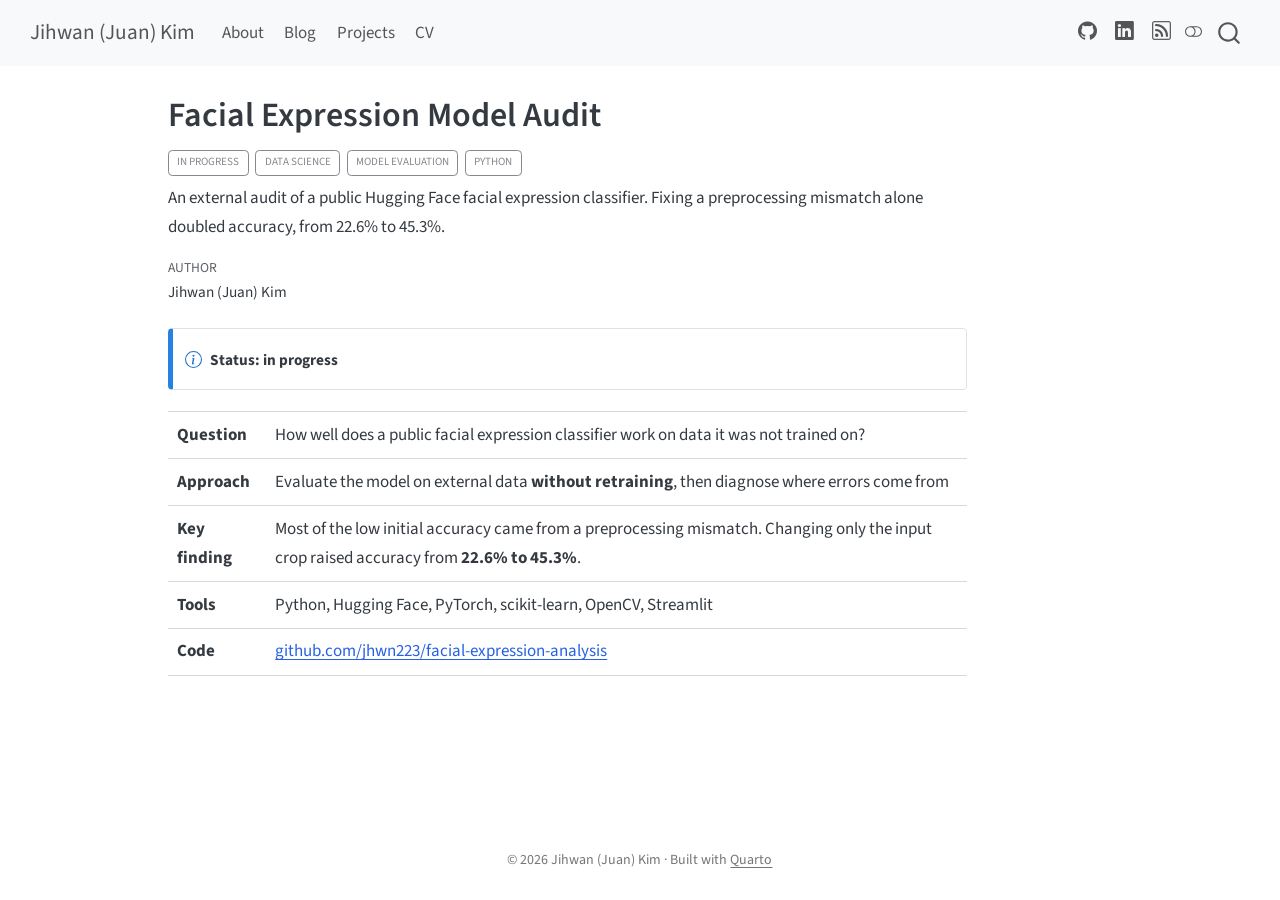
<file: projects/facial-expression-audit/index.html>
<!DOCTYPE html>
<html xmlns="http://www.w3.org/1999/xhtml" lang="en" xml:lang="en"><head>

<meta charset="utf-8">
<meta name="generator" content="quarto-1.10.19">

<meta name="viewport" content="width=device-width, initial-scale=1.0, user-scalable=yes">

<meta name="author" content="Jihwan (Juan) Kim">
<meta name="description" content="An external audit of a public Hugging Face facial expression classifier. Fixing a preprocessing mismatch alone doubled accuracy, from 22.6% to 45.3%.">

<title>Facial Expression Model Audit – Jihwan (Juan) Kim</title>
<style>
/* Default styles provided by pandoc.
** See https://pandoc.org/MANUAL.html#variables-for-html for config info.
*/
span.smallcaps{font-variant: small-caps;}
div.columns{display: flex; gap: 1.5em;}
div.column{flex: auto;}
@media screen {
div.columns{gap: min(4vw, 1.5em);}
div.column{overflow-x: auto;}
}
div.hanging-indent{margin-left: 1.5em; text-indent: -1.5em;}
ul.task-list{list-style: none;}
ul.task-list li input[type="checkbox"] {
  width: 0.8em;
  margin: 0 0.8em 0.2em -1em; /* quarto-specific, see https://github.com/quarto-dev/quarto-cli/issues/4556 */ 
  vertical-align: middle;
}
</style>


<script src="../../site_libs/quarto-nav/quarto-nav.js"></script>
<script src="../../site_libs/quarto-nav/headroom.min.js"></script>
<script src="../../site_libs/clipboard/clipboard.min.js"></script>
<script src="../../site_libs/quarto-search/autocomplete.umd.js"></script>
<script src="../../site_libs/quarto-search/fuse.min.js"></script>
<script src="../../site_libs/quarto-search/quarto-search.js"></script>
<meta name="quarto:offset" content="../../">
<script src="../../site_libs/quarto-html/quarto.js" type="module"></script>
<script src="../../site_libs/quarto-html/tabsets/tabsets.js" type="module"></script>
<script src="../../site_libs/quarto-html/popper.min.js"></script>
<script src="../../site_libs/quarto-html/tippy.umd.min.js"></script>
<script src="../../site_libs/quarto-html/anchor.min.js"></script>
<link href="../../site_libs/quarto-html/tippy.css" rel="stylesheet">
<link href="../../site_libs/quarto-html/quarto-syntax-highlighting-5c1318cf63eba56dbef7ba16bc7d56f5.css" rel="stylesheet" class="quarto-color-scheme" id="quarto-text-highlighting-styles">
<link href="../../site_libs/quarto-html/quarto-syntax-highlighting-dark-6453f418aeef366c23116eb9cb0b6816.css" rel="stylesheet" class="quarto-color-scheme quarto-color-alternate" id="quarto-text-highlighting-styles">
<link href="../../site_libs/quarto-html/quarto-syntax-highlighting-5c1318cf63eba56dbef7ba16bc7d56f5.css" rel="stylesheet" class="quarto-color-scheme-extra" id="quarto-text-highlighting-styles">
<script src="../../site_libs/bootstrap/bootstrap.min.js"></script>
<link href="../../site_libs/bootstrap/bootstrap-icons.css" rel="stylesheet">
<link href="../../site_libs/bootstrap/bootstrap-bb4171d9dd6bc7625f90efb232bf3957.min.css" rel="stylesheet" append-hash="true" class="quarto-color-scheme" id="quarto-bootstrap" data-mode="light">
<link href="../../site_libs/bootstrap/bootstrap-dark-6143b0ba2fd15e075d8decd703482e6a.min.css" rel="stylesheet" append-hash="true" class="quarto-color-scheme quarto-color-alternate" id="quarto-bootstrap" data-mode="dark">
<link href="../../site_libs/bootstrap/bootstrap-bb4171d9dd6bc7625f90efb232bf3957.min.css" rel="stylesheet" append-hash="true" class="quarto-color-scheme-extra" id="quarto-bootstrap" data-mode="light">
<script id="quarto-search-options" type="application/json">{
  "location": "navbar",
  "copy-button": false,
  "collapse-after": 3,
  "panel-placement": "end",
  "type": "overlay",
  "limit": 50,
  "keyboard-shortcut": [
    "f",
    "/",
    "s"
  ],
  "show-item-context": false,
  "language": {
    "search-no-results-text": "No results",
    "search-matching-documents-text": "matching documents",
    "search-copy-link-title": "Copy link to search",
    "search-hide-matches-text": "Hide additional matches",
    "search-more-match-text": "more match in this document",
    "search-more-matches-text": "more matches in this document",
    "search-clear-button-title": "Clear",
    "search-text-placeholder": "",
    "search-detached-cancel-button-title": "Cancel",
    "search-submit-button-title": "Submit",
    "search-label": "Search"
  }
}</script>


<link rel="stylesheet" href="../../styles.css">
<meta property="og:title" content="Facial Expression Model Audit – Jihwan (Juan) Kim">
<meta property="og:description" content="An external audit of a public Hugging Face facial expression classifier. Fixing a preprocessing mismatch alone doubled accuracy, from 22.6% to 45.3%.">
<meta property="og:site_name" content="Jihwan (Juan) Kim">
</head>

<body class="nav-fixed quarto-light"><script id="quarto-html-before-body" type="application/javascript">
    const toggleBodyColorMode = (bsSheetEl) => {
      const mode = bsSheetEl.getAttribute("data-mode");
      const bodyEl = window.document.querySelector("body");
      if (mode === "dark") {
        bodyEl.classList.add("quarto-dark");
        bodyEl.classList.remove("quarto-light");
      } else {
        bodyEl.classList.add("quarto-light");
        bodyEl.classList.remove("quarto-dark");
      }
    }
    const toggleBodyColorPrimary = () => {
      const bsSheetEl = window.document.querySelector("link#quarto-bootstrap:not([rel=disabled-stylesheet])");
      if (bsSheetEl) {
        toggleBodyColorMode(bsSheetEl);
      }
    }
    const setColorSchemeToggle = (alternate) => {
      const toggles = window.document.querySelectorAll('.quarto-color-scheme-toggle');
      for (let i=0; i < toggles.length; i++) {
        const toggle = toggles[i];
        if (toggle) {
          if (alternate) {
            toggle.classList.add("alternate");
          } else {
            toggle.classList.remove("alternate");
          }
        }
      }
    };
    const toggleColorMode = (alternate) => {
      // Switch the stylesheets
      const primaryStylesheets = window.document.querySelectorAll('link.quarto-color-scheme:not(.quarto-color-alternate)');
      const alternateStylesheets = window.document.querySelectorAll('link.quarto-color-scheme.quarto-color-alternate');
      manageTransitions('#quarto-margin-sidebar .nav-link', false);
      if (alternate) {
        // note: dark is layered on light, we don't disable primary!
        enableStylesheet(alternateStylesheets);
        for (const sheetNode of alternateStylesheets) {
          if (sheetNode.id === "quarto-bootstrap") {
            toggleBodyColorMode(sheetNode);
          }
        }
      } else {
        disableStylesheet(alternateStylesheets);
        enableStylesheet(primaryStylesheets)
        toggleBodyColorPrimary();
      }
      manageTransitions('#quarto-margin-sidebar .nav-link', true);
      // Switch the toggles
      setColorSchemeToggle(alternate)
      // Hack to workaround the fact that safari doesn't
      // properly recolor the scrollbar when toggling (#1455)
      if (navigator.userAgent.indexOf('Safari') > 0 && navigator.userAgent.indexOf('Chrome') == -1) {
        manageTransitions("body", false);
        window.scrollTo(0, 1);
        setTimeout(() => {
          window.scrollTo(0, 0);
          manageTransitions("body", true);
        }, 40);
      }
    }
    const disableStylesheet = (stylesheets) => {
      for (let i=0; i < stylesheets.length; i++) {
        const stylesheet = stylesheets[i];
        stylesheet.rel = 'disabled-stylesheet';
      }
    }
    const enableStylesheet = (stylesheets) => {
      for (let i=0; i < stylesheets.length; i++) {
        const stylesheet = stylesheets[i];
        if(stylesheet.rel !== 'stylesheet') { // for Chrome, which will still FOUC without this check
          stylesheet.rel = 'stylesheet';
        }
      }
    }
    const manageTransitions = (selector, allowTransitions) => {
      const els = window.document.querySelectorAll(selector);
      for (let i=0; i < els.length; i++) {
        const el = els[i];
        if (allowTransitions) {
          el.classList.remove('notransition');
        } else {
          el.classList.add('notransition');
        }
      }
    }
    const isFileUrl = () => {
      return window.location.protocol === 'file:';
    }
    const hasAlternateSentinel = () => {
      let styleSentinel = getColorSchemeSentinel();
      if (styleSentinel !== null) {
        return styleSentinel === "alternate";
      } else {
        return false;
      }
    }
    const setStyleSentinel = (alternate) => {
      const value = alternate ? "alternate" : "default";
      if (!isFileUrl()) {
        window.localStorage.setItem("quarto-color-scheme", value);
      } else {
        localAlternateSentinel = value;
      }
    }
    const getColorSchemeSentinel = () => {
      if (!isFileUrl()) {
        const storageValue = window.localStorage.getItem("quarto-color-scheme");
        return storageValue != null ? storageValue : localAlternateSentinel;
      } else {
        return localAlternateSentinel;
      }
    }
    const toggleGiscusIfUsed = (isAlternate, darkModeDefault) => {
      const baseTheme = document.querySelector('#giscus-base-theme')?.value ?? 'light';
      const alternateTheme = document.querySelector('#giscus-alt-theme')?.value ?? 'dark';
      let newTheme = '';
      if(authorPrefersDark) {
        newTheme = isAlternate ? baseTheme : alternateTheme;
      } else {
        newTheme = isAlternate ? alternateTheme : baseTheme;
      }
      const changeGiscusTheme = () => {
        // From: https://github.com/giscus/giscus/issues/336
        const sendMessage = (message) => {
          const iframe = document.querySelector('iframe.giscus-frame');
          if (!iframe) return;
          iframe.contentWindow.postMessage({ giscus: message }, 'https://giscus.app');
        }
        sendMessage({
          setConfig: {
            theme: newTheme
          }
        });
      }
      const isGiscussLoaded = window.document.querySelector('iframe.giscus-frame') !== null;
      if (isGiscussLoaded) {
        changeGiscusTheme();
      }
    };
    const authorPrefersDark = false;
    const darkModeDefault = authorPrefersDark;
      document.querySelector('link#quarto-text-highlighting-styles.quarto-color-scheme-extra').rel = 'disabled-stylesheet';
      document.querySelector('link#quarto-bootstrap.quarto-color-scheme-extra').rel = 'disabled-stylesheet';
    let localAlternateSentinel = darkModeDefault ? 'alternate' : 'default';
    // Dark / light mode switch
    window.quartoToggleColorScheme = () => {
      // Read the current dark / light value
      let toAlternate = !hasAlternateSentinel();
      toggleColorMode(toAlternate);
      setStyleSentinel(toAlternate);
      toggleGiscusIfUsed(toAlternate, darkModeDefault);
      window.dispatchEvent(new Event('resize'));
    };
    // Switch to dark mode if need be
    if (hasAlternateSentinel()) {
      toggleColorMode(true);
    } else {
      toggleColorMode(false);
    }
  </script>

<div id="quarto-search-results"></div>
  <header id="quarto-header" class="headroom fixed-top">
    <nav class="navbar navbar-expand-lg " data-bs-theme="dark">
      <div class="navbar-container container-fluid">
      <div class="navbar-brand-container mx-auto">
    <a class="navbar-brand" href="../../index.html">
    <span class="navbar-title">Jihwan (Juan) Kim</span>
    </a>
  </div>
            <div id="quarto-search" class="" title="Search"></div>
          <button class="navbar-toggler" type="button" data-bs-toggle="collapse" data-bs-target="#navbarCollapse" aria-controls="navbarCollapse" role="menu" aria-expanded="false" aria-label="Toggle navigation" onclick="if (window.quartoToggleHeadroom) { window.quartoToggleHeadroom(); }">
  <span class="navbar-toggler-icon"></span>
</button>
          <div class="collapse navbar-collapse" id="navbarCollapse">
            <ul class="navbar-nav navbar-nav-scroll me-auto">
  <li class="nav-item">
    <a class="nav-link" href="../../index.html"> 
<span class="menu-text">About</span></a>
  </li>  
  <li class="nav-item">
    <a class="nav-link" href="../../blog.html"> 
<span class="menu-text">Blog</span></a>
  </li>  
  <li class="nav-item">
    <a class="nav-link" href="../../projects.html"> 
<span class="menu-text">Projects</span></a>
  </li>  
  <li class="nav-item">
    <a class="nav-link" href="../../cv.html"> 
<span class="menu-text">CV</span></a>
  </li>  
</ul>
            <ul class="navbar-nav navbar-nav-scroll ms-auto">
  <li class="nav-item compact">
    <a class="nav-link" href="https://github.com/jhwn223"> <i class="bi bi-github" role="img" aria-label="GitHub">
</i> 
<span class="menu-text"></span></a>
  </li>  
  <li class="nav-item compact">
    <a class="nav-link" href="https://www.linkedin.com/in/jihwan-juan-kim-12b15740b/"> <i class="bi bi-linkedin" role="img" aria-label="LinkedIn">
</i> 
<span class="menu-text"></span></a>
  </li>  
  <li class="nav-item compact">
    <a class="nav-link" href="../../blog.xml"> <i class="bi bi-rss" role="img" aria-label="RSS">
</i> 
<span class="menu-text"></span></a>
  </li>  
</ul>
          </div> <!-- /navcollapse -->
            <div class="quarto-navbar-tools">
  <a href="" class="quarto-color-scheme-toggle quarto-navigation-tool  px-1" onclick="window.quartoToggleColorScheme(); return false;" title="Toggle dark mode"><i class="bi"></i></a>
</div>
      </div> <!-- /container-fluid -->
    </nav>
</header>
<!-- content -->
<div id="quarto-content" class="quarto-container page-columns page-rows-contents page-layout-article page-navbar">
<!-- sidebar -->
<!-- margin-sidebar -->
    <div id="quarto-margin-sidebar" class="sidebar margin-sidebar zindex-bottom">
        
    </div>
<!-- main -->
<main class="content" id="quarto-document-content">


<header id="title-block-header" class="quarto-title-block default">
<div class="quarto-title">
<h1 class="title">Facial Expression Model Audit</h1>
  <div class="quarto-categories">
    <div class="quarto-category">in progress</div>
    <div class="quarto-category">data science</div>
    <div class="quarto-category">model evaluation</div>
    <div class="quarto-category">Python</div>
  </div>
  </div>

<div>
  <div class="description">
    An external audit of a public Hugging Face facial expression classifier. Fixing a preprocessing mismatch alone doubled accuracy, from 22.6% to 45.3%.
  </div>
</div>


<div class="quarto-title-meta">

    <div>
    <div class="quarto-title-meta-heading">Author</div>
    <div class="quarto-title-meta-contents">
             <p>Jihwan (Juan) Kim </p>
          </div>
  </div>
    
  
    
  </div>
  


</header>


<div class="callout callout-style-simple callout-note">
<div class="callout-body d-flex">
<div class="callout-icon-container">
<i class="callout-icon"></i>
</div>
<div class="callout-body-container">
<p><strong>Status: in progress</strong></p>
</div>
</div>
</div>
<table class="caption-top table">
<tbody>
<tr class="odd">
<td><strong>Question</strong></td>
<td>How well does a public facial expression classifier work on data it was not trained on?</td>
</tr>
<tr class="even">
<td><strong>Approach</strong></td>
<td>Evaluate the model on external data <strong>without retraining</strong>, then diagnose where errors come from</td>
</tr>
<tr class="odd">
<td><strong>Key finding</strong></td>
<td>Most of the low initial accuracy came from a preprocessing mismatch. Changing only the input crop raised accuracy from <strong>22.6% to 45.3%</strong>.</td>
</tr>
<tr class="even">
<td><strong>Tools</strong></td>
<td>Python, Hugging Face, PyTorch, scikit-learn, OpenCV, Streamlit</td>
</tr>
<tr class="odd">
<td><strong>Code</strong></td>
<td><a href="https://github.com/jhwn223/facial-expression-analysis">github.com/jhwn223/facial-expression-analysis</a></td>
</tr>
</tbody>
</table>
<!-- TODO: 내용을 채우면 이 주석을 지우세요.

## Why this project

왜 이 프로젝트를 시작했는지 1~2문단

## Key decisions

결정마다 블로그 글로 쓰고 여기에 링크하세요. 예:
- Why I audited the model instead of retraining it
- How I found that the input crop was the problem

## What I learned
-->



</main> <!-- /main -->
<script id="quarto-html-after-body" type="application/javascript">
  window.document.addEventListener("DOMContentLoaded", function (event) {
    // Ensure there is a toggle, if there isn't float one in the top right
    if (window.document.querySelector('.quarto-color-scheme-toggle') === null) {
      const a = window.document.createElement('a');
      a.classList.add('top-right');
      a.classList.add('quarto-color-scheme-toggle');
      a.href = "";
      a.onclick = function() { try { window.quartoToggleColorScheme(); } catch {} return false; };
      const i = window.document.createElement("i");
      i.classList.add('bi');
      a.appendChild(i);
      window.document.body.appendChild(a);
    }
    setColorSchemeToggle(hasAlternateSentinel())
    const icon = "";
    const anchorJS = new window.AnchorJS();
    anchorJS.options = {
      placement: 'right',
      icon: icon
    };
    anchorJS.add('.anchored');
    const isCodeAnnotation = (el) => {
      for (const clz of el.classList) {
        if (clz.startsWith('code-annotation-')) {                     
          return true;
        }
      }
      return false;
    }
    const onCopySuccess = function(e) {
      // button target
      const button = e.trigger;
      // don't keep focus
      button.blur();
      // flash "checked"
      button.classList.add('code-copy-button-checked');
      var currentTitle = button.getAttribute("title");
      button.setAttribute("title", "Copied!");
      let tooltip;
      if (window.bootstrap) {
        button.setAttribute("data-bs-toggle", "tooltip");
        button.setAttribute("data-bs-placement", "left");
        button.setAttribute("data-bs-title", "Copied!");
        tooltip = new bootstrap.Tooltip(button, 
          { trigger: "manual", 
            customClass: "code-copy-button-tooltip",
            offset: [0, -8]});
        tooltip.show();    
      }
      setTimeout(function() {
        if (tooltip) {
          tooltip.hide();
          button.removeAttribute("data-bs-title");
          button.removeAttribute("data-bs-toggle");
          button.removeAttribute("data-bs-placement");
        }
        button.setAttribute("title", currentTitle);
        button.classList.remove('code-copy-button-checked');
      }, 1000);
      // clear code selection
      e.clearSelection();
    }
    const getTextToCopy = function(trigger) {
      const outerScaffold = trigger.parentElement.cloneNode(true);
      const codeEl = outerScaffold.querySelector('code');
      for (const childEl of codeEl.children) {
        if (isCodeAnnotation(childEl)) {
          childEl.remove();
        }
      }
      return codeEl.innerText;
    }
    const clipboard = new window.ClipboardJS('.code-copy-button:not([data-in-quarto-modal])', {
      text: getTextToCopy
    });
    clipboard.on('success', onCopySuccess);
    if (window.document.getElementById('quarto-embedded-source-code-modal')) {
      const clipboardModal = new window.ClipboardJS('.code-copy-button[data-in-quarto-modal]', {
        text: getTextToCopy,
        container: window.document.getElementById('quarto-embedded-source-code-modal')
      });
      clipboardModal.on('success', onCopySuccess);
    }
      var localhostRegex = new RegExp(/^(?:http|https):\/\/localhost\:?[0-9]*\//);
      var mailtoRegex = new RegExp(/^mailto:/);
        var filterRegex = new RegExp("https:\/\/jhwn223\.github\.io");
      var isInternal = (href) => {
          return filterRegex.test(href) || localhostRegex.test(href) || mailtoRegex.test(href);
      }
      // Inspect non-navigation links and adorn them if external
     var links = window.document.querySelectorAll('a[href]:not(.nav-link):not(.navbar-brand):not(.toc-action):not(.sidebar-link):not(.sidebar-item-toggle):not(.pagination-link):not(.no-external):not([aria-hidden]):not(.dropdown-item):not(.quarto-navigation-tool):not(.about-link)');
      for (var i=0; i<links.length; i++) {
        const link = links[i];
        if (!isInternal(link.href)) {
          // undo the damage that might have been done by quarto-nav.js in the case of
          // links that we want to consider external
          if (link.dataset.originalHref !== undefined) {
            link.href = link.dataset.originalHref;
          }
        }
      }
    function tippyHover(el, contentFn, onTriggerFn, onUntriggerFn) {
      const config = {
        allowHTML: true,
        maxWidth: 500,
        delay: 100,
        arrow: false,
        appendTo: function(el) {
            return el.parentElement;
        },
        interactive: true,
        interactiveBorder: 10,
        theme: 'quarto',
        placement: 'bottom-start',
      };
      if (contentFn) {
        config.content = contentFn;
      }
      if (onTriggerFn) {
        config.onTrigger = onTriggerFn;
      }
      if (onUntriggerFn) {
        config.onUntrigger = onUntriggerFn;
      }
      window.tippy(el, config); 
    }
    const noterefs = window.document.querySelectorAll('a[role="doc-noteref"]');
    for (var i=0; i<noterefs.length; i++) {
      const ref = noterefs[i];
      tippyHover(ref, function() {
        // use id or data attribute instead here
        let href = ref.getAttribute('data-footnote-href') || ref.getAttribute('href');
        try { href = new URL(href).hash; } catch {}
        const id = href.replace(/^#\/?/, "");
        const note = window.document.getElementById(id);
        if (note) {
          return note.innerHTML;
        } else {
          return "";
        }
      });
    }
    const xrefs = window.document.querySelectorAll('a.quarto-xref');
    const processXRef = (id, note) => {
      // Strip column container classes
      const stripColumnClz = (el) => {
        el.classList.remove("page-full", "page-columns");
        if (el.children) {
          for (const child of el.children) {
            stripColumnClz(child);
          }
        }
      }
      stripColumnClz(note)
      if (id === null || id.startsWith('sec-')) {
        // Special case sections, only their first couple elements
        const container = document.createElement("div");
        if (note.children && note.children.length > 2) {
          container.appendChild(note.children[0].cloneNode(true));
          for (let i = 1; i < note.children.length; i++) {
            const child = note.children[i];
            if (child.tagName === "P" && child.innerText === "") {
              continue;
            } else {
              container.appendChild(child.cloneNode(true));
              break;
            }
          }
          if (window.Quarto?.typesetMath) {
            window.Quarto.typesetMath(container);
          }
          return container.innerHTML
        } else {
          if (window.Quarto?.typesetMath) {
            window.Quarto.typesetMath(note);
          }
          return note.innerHTML;
        }
      } else {
        // Remove any anchor links if they are present
        const anchorLink = note.querySelector('a.anchorjs-link');
        if (anchorLink) {
          anchorLink.remove();
        }
        if (window.Quarto?.typesetMath) {
          window.Quarto.typesetMath(note);
        }
        if (note.classList.contains("callout")) {
          return note.outerHTML;
        } else {
          return note.innerHTML;
        }
      }
    }
    for (var i=0; i<xrefs.length; i++) {
      const xref = xrefs[i];
      tippyHover(xref, undefined, function(instance) {
        instance.disable();
        let url = xref.getAttribute('href');
        let hash = undefined; 
        if (url.startsWith('#')) {
          hash = url;
        } else {
          try { hash = new URL(url).hash; } catch {}
        }
        if (hash) {
          const id = hash.replace(/^#\/?/, "");
          const note = window.document.getElementById(id);
          if (note !== null) {
            try {
              const html = processXRef(id, note.cloneNode(true));
              instance.setContent(html);
            } finally {
              instance.enable();
              instance.show();
            }
          } else {
            // See if we can fetch this
            fetch(url.split('#')[0])
            .then(res => res.text())
            .then(html => {
              const parser = new DOMParser();
              const htmlDoc = parser.parseFromString(html, "text/html");
              const note = htmlDoc.getElementById(id);
              if (note !== null) {
                const html = processXRef(id, note);
                instance.setContent(html);
              } 
            }).finally(() => {
              instance.enable();
              instance.show();
            });
          }
        } else {
          // See if we can fetch a full url (with no hash to target)
          // This is a special case and we should probably do some content thinning / targeting
          fetch(url)
          .then(res => res.text())
          .then(html => {
            const parser = new DOMParser();
            const htmlDoc = parser.parseFromString(html, "text/html");
            const note = htmlDoc.querySelector('main.content');
            if (note !== null) {
              // This should only happen for chapter cross references
              // (since there is no id in the URL)
              // remove the first header
              if (note.children.length > 0 && note.children[0].tagName === "HEADER") {
                note.children[0].remove();
              }
              const html = processXRef(null, note);
              instance.setContent(html);
            } 
          }).finally(() => {
            instance.enable();
            instance.show();
          });
        }
      }, function(instance) {
      });
    }
        let selectedAnnoteEl;
        const selectorForAnnotation = ( cell, annotation) => {
          let cellAttr = 'data-code-cell="' + cell + '"';
          let lineAttr = 'data-code-annotation="' +  annotation + '"';
          const selector = 'span[' + cellAttr + '][' + lineAttr + ']';
          return selector;
        }
        const selectCodeLines = (annoteEl) => {
          const doc = window.document;
          const targetCell = annoteEl.getAttribute("data-target-cell");
          const targetAnnotation = annoteEl.getAttribute("data-target-annotation");
          const annoteSpan = window.document.querySelector(selectorForAnnotation(targetCell, targetAnnotation));
          const lines = annoteSpan.getAttribute("data-code-lines").split(",");
          const lineIds = lines.map((line) => {
            return targetCell + "-" + line;
          })
          let top = null;
          let height = null;
          let parent = null;
          if (lineIds.length > 0) {
              //compute the position of the single el (top and bottom and make a div)
              const el = window.document.getElementById(lineIds[0]);
              top = el.offsetTop;
              height = el.offsetHeight;
              parent = el.parentElement.parentElement;
            if (lineIds.length > 1) {
              const lastEl = window.document.getElementById(lineIds[lineIds.length - 1]);
              const bottom = lastEl.offsetTop + lastEl.offsetHeight;
              height = bottom - top;
            }
            if (top !== null && height !== null && parent !== null) {
              // cook up a div (if necessary) and position it 
              let div = window.document.getElementById("code-annotation-line-highlight");
              if (div === null) {
                div = window.document.createElement("div");
                div.setAttribute("id", "code-annotation-line-highlight");
                div.style.position = 'absolute';
                parent.appendChild(div);
              }
              div.style.top = top - 2 + "px";
              div.style.height = height + 4 + "px";
              div.style.left = 0;
              let gutterDiv = window.document.getElementById("code-annotation-line-highlight-gutter");
              if (gutterDiv === null) {
                gutterDiv = window.document.createElement("div");
                gutterDiv.setAttribute("id", "code-annotation-line-highlight-gutter");
                gutterDiv.style.position = 'absolute';
                const codeCell = window.document.getElementById(targetCell);
                const gutter = codeCell.querySelector('.code-annotation-gutter');
                gutter.appendChild(gutterDiv);
              }
              gutterDiv.style.top = top - 2 + "px";
              gutterDiv.style.height = height + 4 + "px";
            }
            selectedAnnoteEl = annoteEl;
          }
        };
        const unselectCodeLines = () => {
          const elementsIds = ["code-annotation-line-highlight", "code-annotation-line-highlight-gutter"];
          elementsIds.forEach((elId) => {
            const div = window.document.getElementById(elId);
            if (div) {
              div.remove();
            }
          });
          selectedAnnoteEl = undefined;
        };
          // Handle positioning of the toggle
      window.addEventListener(
        "resize",
        throttle(() => {
          elRect = undefined;
          if (selectedAnnoteEl) {
            selectCodeLines(selectedAnnoteEl);
          }
        }, 10)
      );
      function throttle(fn, ms) {
      let throttle = false;
      let timer;
        return (...args) => {
          if(!throttle) { // first call gets through
              fn.apply(this, args);
              throttle = true;
          } else { // all the others get throttled
              if(timer) clearTimeout(timer); // cancel #2
              timer = setTimeout(() => {
                fn.apply(this, args);
                timer = throttle = false;
              }, ms);
          }
        };
      }
        // Attach click handler to the DT
        const annoteDls = window.document.querySelectorAll('dt[data-target-cell]');
        for (const annoteDlNode of annoteDls) {
          annoteDlNode.addEventListener('click', (event) => {
            const clickedEl = event.target;
            if (clickedEl !== selectedAnnoteEl) {
              unselectCodeLines();
              const activeEl = window.document.querySelector('dt[data-target-cell].code-annotation-active');
              if (activeEl) {
                activeEl.classList.remove('code-annotation-active');
              }
              selectCodeLines(clickedEl);
              clickedEl.classList.add('code-annotation-active');
            } else {
              // Unselect the line
              unselectCodeLines();
              clickedEl.classList.remove('code-annotation-active');
            }
          });
        }
    const findCites = (el) => {
      const parentEl = el.parentElement;
      if (parentEl) {
        const cites = parentEl.dataset.cites;
        if (cites) {
          return {
            el,
            cites: cites.split(' ')
          };
        } else {
          return findCites(el.parentElement)
        }
      } else {
        return undefined;
      }
    };
    var bibliorefs = window.document.querySelectorAll('a[role="doc-biblioref"]');
    for (var i=0; i<bibliorefs.length; i++) {
      const ref = bibliorefs[i];
      const citeInfo = findCites(ref);
      if (citeInfo) {
        tippyHover(citeInfo.el, function() {
          var popup = window.document.createElement('div');
          citeInfo.cites.forEach(function(cite) {
            var citeDiv = window.document.createElement('div');
            citeDiv.classList.add('hanging-indent');
            citeDiv.classList.add('csl-entry');
            var biblioDiv = window.document.getElementById('ref-' + cite);
            if (biblioDiv) {
              citeDiv.innerHTML = biblioDiv.innerHTML;
            }
            popup.appendChild(citeDiv);
          });
          return popup.innerHTML;
        });
      }
    }
  });
  </script>
</div> <!-- /content -->
<footer class="footer">
  <div class="nav-footer">
    <div class="nav-footer-left">
      &nbsp;
    </div>   
    <div class="nav-footer-center">
<p>© 2026 Jihwan (Juan) Kim · Built with <a href="https://quarto.org">Quarto</a></p>
</div>
    <div class="nav-footer-right">
      &nbsp;
    </div>
  </div>
</footer>




</body></html>
</file>
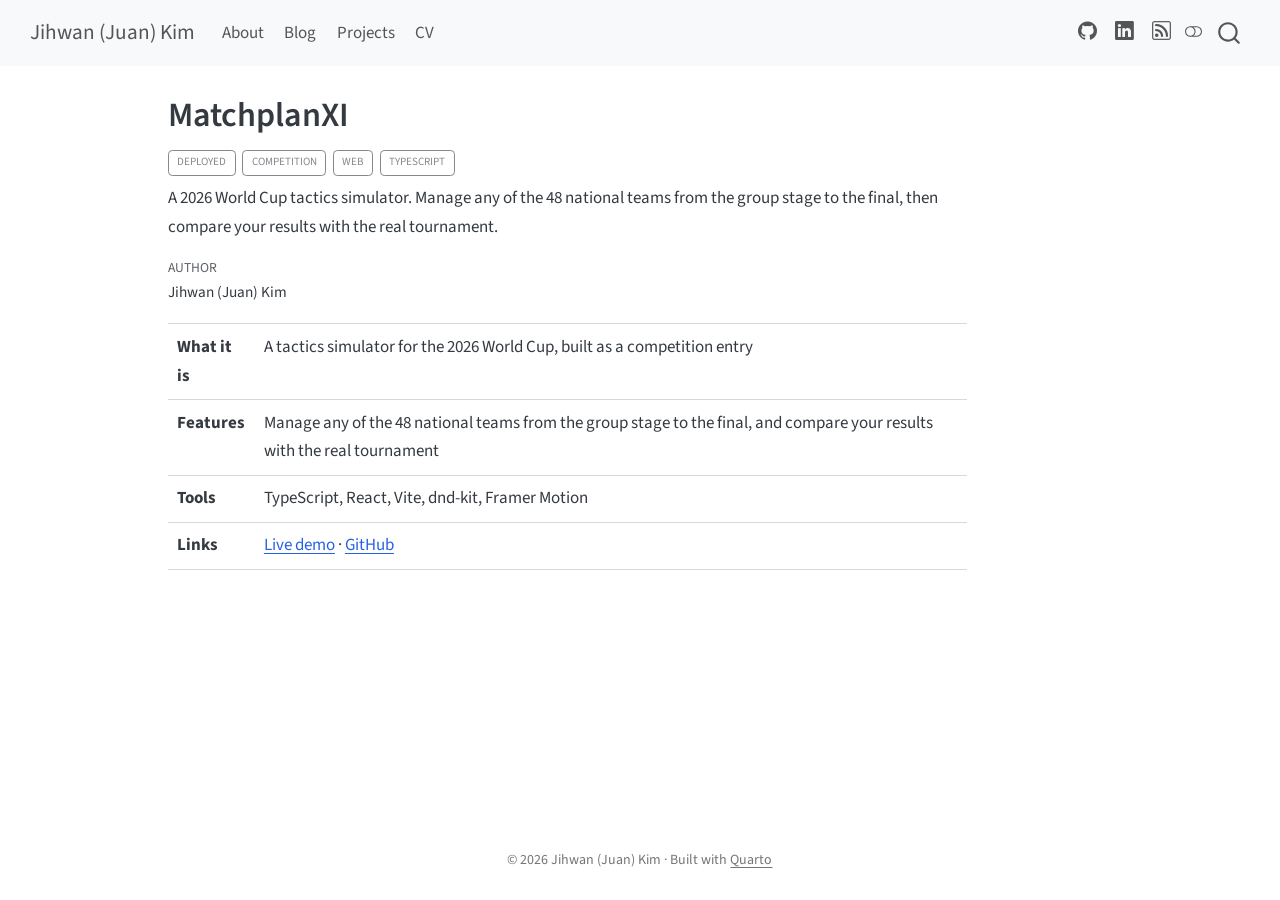
<file: projects/matchplanxi/index.html>
<!DOCTYPE html>
<html xmlns="http://www.w3.org/1999/xhtml" lang="en" xml:lang="en"><head>

<meta charset="utf-8">
<meta name="generator" content="quarto-1.10.19">

<meta name="viewport" content="width=device-width, initial-scale=1.0, user-scalable=yes">

<meta name="author" content="Jihwan (Juan) Kim">
<meta name="description" content="A 2026 World Cup tactics simulator. Manage any of the 48 national teams from the group stage to the final, then compare your results with the real tournament.">

<title>MatchplanXI – Jihwan (Juan) Kim</title>
<style>
/* Default styles provided by pandoc.
** See https://pandoc.org/MANUAL.html#variables-for-html for config info.
*/
span.smallcaps{font-variant: small-caps;}
div.columns{display: flex; gap: 1.5em;}
div.column{flex: auto;}
@media screen {
div.columns{gap: min(4vw, 1.5em);}
div.column{overflow-x: auto;}
}
div.hanging-indent{margin-left: 1.5em; text-indent: -1.5em;}
ul.task-list{list-style: none;}
ul.task-list li input[type="checkbox"] {
  width: 0.8em;
  margin: 0 0.8em 0.2em -1em; /* quarto-specific, see https://github.com/quarto-dev/quarto-cli/issues/4556 */ 
  vertical-align: middle;
}
</style>


<script src="../../site_libs/quarto-nav/quarto-nav.js"></script>
<script src="../../site_libs/quarto-nav/headroom.min.js"></script>
<script src="../../site_libs/clipboard/clipboard.min.js"></script>
<script src="../../site_libs/quarto-search/autocomplete.umd.js"></script>
<script src="../../site_libs/quarto-search/fuse.min.js"></script>
<script src="../../site_libs/quarto-search/quarto-search.js"></script>
<meta name="quarto:offset" content="../../">
<script src="../../site_libs/quarto-html/quarto.js" type="module"></script>
<script src="../../site_libs/quarto-html/tabsets/tabsets.js" type="module"></script>
<script src="../../site_libs/quarto-html/popper.min.js"></script>
<script src="../../site_libs/quarto-html/tippy.umd.min.js"></script>
<script src="../../site_libs/quarto-html/anchor.min.js"></script>
<link href="../../site_libs/quarto-html/tippy.css" rel="stylesheet">
<link href="../../site_libs/quarto-html/quarto-syntax-highlighting-5c1318cf63eba56dbef7ba16bc7d56f5.css" rel="stylesheet" class="quarto-color-scheme" id="quarto-text-highlighting-styles">
<link href="../../site_libs/quarto-html/quarto-syntax-highlighting-dark-6453f418aeef366c23116eb9cb0b6816.css" rel="stylesheet" class="quarto-color-scheme quarto-color-alternate" id="quarto-text-highlighting-styles">
<link href="../../site_libs/quarto-html/quarto-syntax-highlighting-5c1318cf63eba56dbef7ba16bc7d56f5.css" rel="stylesheet" class="quarto-color-scheme-extra" id="quarto-text-highlighting-styles">
<script src="../../site_libs/bootstrap/bootstrap.min.js"></script>
<link href="../../site_libs/bootstrap/bootstrap-icons.css" rel="stylesheet">
<link href="../../site_libs/bootstrap/bootstrap-bb4171d9dd6bc7625f90efb232bf3957.min.css" rel="stylesheet" append-hash="true" class="quarto-color-scheme" id="quarto-bootstrap" data-mode="light">
<link href="../../site_libs/bootstrap/bootstrap-dark-6143b0ba2fd15e075d8decd703482e6a.min.css" rel="stylesheet" append-hash="true" class="quarto-color-scheme quarto-color-alternate" id="quarto-bootstrap" data-mode="dark">
<link href="../../site_libs/bootstrap/bootstrap-bb4171d9dd6bc7625f90efb232bf3957.min.css" rel="stylesheet" append-hash="true" class="quarto-color-scheme-extra" id="quarto-bootstrap" data-mode="light">
<script id="quarto-search-options" type="application/json">{
  "location": "navbar",
  "copy-button": false,
  "collapse-after": 3,
  "panel-placement": "end",
  "type": "overlay",
  "limit": 50,
  "keyboard-shortcut": [
    "f",
    "/",
    "s"
  ],
  "show-item-context": false,
  "language": {
    "search-no-results-text": "No results",
    "search-matching-documents-text": "matching documents",
    "search-copy-link-title": "Copy link to search",
    "search-hide-matches-text": "Hide additional matches",
    "search-more-match-text": "more match in this document",
    "search-more-matches-text": "more matches in this document",
    "search-clear-button-title": "Clear",
    "search-text-placeholder": "",
    "search-detached-cancel-button-title": "Cancel",
    "search-submit-button-title": "Submit",
    "search-label": "Search"
  }
}</script>


<link rel="stylesheet" href="../../styles.css">
<meta property="og:title" content="MatchplanXI – Jihwan (Juan) Kim">
<meta property="og:description" content="A 2026 World Cup tactics simulator. Manage any of the 48 national teams from the group stage to the final, then compare your results with the real tournament.">
<meta property="og:site_name" content="Jihwan (Juan) Kim">
</head>

<body class="nav-fixed quarto-light"><script id="quarto-html-before-body" type="application/javascript">
    const toggleBodyColorMode = (bsSheetEl) => {
      const mode = bsSheetEl.getAttribute("data-mode");
      const bodyEl = window.document.querySelector("body");
      if (mode === "dark") {
        bodyEl.classList.add("quarto-dark");
        bodyEl.classList.remove("quarto-light");
      } else {
        bodyEl.classList.add("quarto-light");
        bodyEl.classList.remove("quarto-dark");
      }
    }
    const toggleBodyColorPrimary = () => {
      const bsSheetEl = window.document.querySelector("link#quarto-bootstrap:not([rel=disabled-stylesheet])");
      if (bsSheetEl) {
        toggleBodyColorMode(bsSheetEl);
      }
    }
    const setColorSchemeToggle = (alternate) => {
      const toggles = window.document.querySelectorAll('.quarto-color-scheme-toggle');
      for (let i=0; i < toggles.length; i++) {
        const toggle = toggles[i];
        if (toggle) {
          if (alternate) {
            toggle.classList.add("alternate");
          } else {
            toggle.classList.remove("alternate");
          }
        }
      }
    };
    const toggleColorMode = (alternate) => {
      // Switch the stylesheets
      const primaryStylesheets = window.document.querySelectorAll('link.quarto-color-scheme:not(.quarto-color-alternate)');
      const alternateStylesheets = window.document.querySelectorAll('link.quarto-color-scheme.quarto-color-alternate');
      manageTransitions('#quarto-margin-sidebar .nav-link', false);
      if (alternate) {
        // note: dark is layered on light, we don't disable primary!
        enableStylesheet(alternateStylesheets);
        for (const sheetNode of alternateStylesheets) {
          if (sheetNode.id === "quarto-bootstrap") {
            toggleBodyColorMode(sheetNode);
          }
        }
      } else {
        disableStylesheet(alternateStylesheets);
        enableStylesheet(primaryStylesheets)
        toggleBodyColorPrimary();
      }
      manageTransitions('#quarto-margin-sidebar .nav-link', true);
      // Switch the toggles
      setColorSchemeToggle(alternate)
      // Hack to workaround the fact that safari doesn't
      // properly recolor the scrollbar when toggling (#1455)
      if (navigator.userAgent.indexOf('Safari') > 0 && navigator.userAgent.indexOf('Chrome') == -1) {
        manageTransitions("body", false);
        window.scrollTo(0, 1);
        setTimeout(() => {
          window.scrollTo(0, 0);
          manageTransitions("body", true);
        }, 40);
      }
    }
    const disableStylesheet = (stylesheets) => {
      for (let i=0; i < stylesheets.length; i++) {
        const stylesheet = stylesheets[i];
        stylesheet.rel = 'disabled-stylesheet';
      }
    }
    const enableStylesheet = (stylesheets) => {
      for (let i=0; i < stylesheets.length; i++) {
        const stylesheet = stylesheets[i];
        if(stylesheet.rel !== 'stylesheet') { // for Chrome, which will still FOUC without this check
          stylesheet.rel = 'stylesheet';
        }
      }
    }
    const manageTransitions = (selector, allowTransitions) => {
      const els = window.document.querySelectorAll(selector);
      for (let i=0; i < els.length; i++) {
        const el = els[i];
        if (allowTransitions) {
          el.classList.remove('notransition');
        } else {
          el.classList.add('notransition');
        }
      }
    }
    const isFileUrl = () => {
      return window.location.protocol === 'file:';
    }
    const hasAlternateSentinel = () => {
      let styleSentinel = getColorSchemeSentinel();
      if (styleSentinel !== null) {
        return styleSentinel === "alternate";
      } else {
        return false;
      }
    }
    const setStyleSentinel = (alternate) => {
      const value = alternate ? "alternate" : "default";
      if (!isFileUrl()) {
        window.localStorage.setItem("quarto-color-scheme", value);
      } else {
        localAlternateSentinel = value;
      }
    }
    const getColorSchemeSentinel = () => {
      if (!isFileUrl()) {
        const storageValue = window.localStorage.getItem("quarto-color-scheme");
        return storageValue != null ? storageValue : localAlternateSentinel;
      } else {
        return localAlternateSentinel;
      }
    }
    const toggleGiscusIfUsed = (isAlternate, darkModeDefault) => {
      const baseTheme = document.querySelector('#giscus-base-theme')?.value ?? 'light';
      const alternateTheme = document.querySelector('#giscus-alt-theme')?.value ?? 'dark';
      let newTheme = '';
      if(authorPrefersDark) {
        newTheme = isAlternate ? baseTheme : alternateTheme;
      } else {
        newTheme = isAlternate ? alternateTheme : baseTheme;
      }
      const changeGiscusTheme = () => {
        // From: https://github.com/giscus/giscus/issues/336
        const sendMessage = (message) => {
          const iframe = document.querySelector('iframe.giscus-frame');
          if (!iframe) return;
          iframe.contentWindow.postMessage({ giscus: message }, 'https://giscus.app');
        }
        sendMessage({
          setConfig: {
            theme: newTheme
          }
        });
      }
      const isGiscussLoaded = window.document.querySelector('iframe.giscus-frame') !== null;
      if (isGiscussLoaded) {
        changeGiscusTheme();
      }
    };
    const authorPrefersDark = false;
    const darkModeDefault = authorPrefersDark;
      document.querySelector('link#quarto-text-highlighting-styles.quarto-color-scheme-extra').rel = 'disabled-stylesheet';
      document.querySelector('link#quarto-bootstrap.quarto-color-scheme-extra').rel = 'disabled-stylesheet';
    let localAlternateSentinel = darkModeDefault ? 'alternate' : 'default';
    // Dark / light mode switch
    window.quartoToggleColorScheme = () => {
      // Read the current dark / light value
      let toAlternate = !hasAlternateSentinel();
      toggleColorMode(toAlternate);
      setStyleSentinel(toAlternate);
      toggleGiscusIfUsed(toAlternate, darkModeDefault);
      window.dispatchEvent(new Event('resize'));
    };
    // Switch to dark mode if need be
    if (hasAlternateSentinel()) {
      toggleColorMode(true);
    } else {
      toggleColorMode(false);
    }
  </script>

<div id="quarto-search-results"></div>
  <header id="quarto-header" class="headroom fixed-top">
    <nav class="navbar navbar-expand-lg " data-bs-theme="dark">
      <div class="navbar-container container-fluid">
      <div class="navbar-brand-container mx-auto">
    <a class="navbar-brand" href="../../index.html">
    <span class="navbar-title">Jihwan (Juan) Kim</span>
    </a>
  </div>
            <div id="quarto-search" class="" title="Search"></div>
          <button class="navbar-toggler" type="button" data-bs-toggle="collapse" data-bs-target="#navbarCollapse" aria-controls="navbarCollapse" role="menu" aria-expanded="false" aria-label="Toggle navigation" onclick="if (window.quartoToggleHeadroom) { window.quartoToggleHeadroom(); }">
  <span class="navbar-toggler-icon"></span>
</button>
          <div class="collapse navbar-collapse" id="navbarCollapse">
            <ul class="navbar-nav navbar-nav-scroll me-auto">
  <li class="nav-item">
    <a class="nav-link" href="../../index.html"> 
<span class="menu-text">About</span></a>
  </li>  
  <li class="nav-item">
    <a class="nav-link" href="../../blog.html"> 
<span class="menu-text">Blog</span></a>
  </li>  
  <li class="nav-item">
    <a class="nav-link" href="../../projects.html"> 
<span class="menu-text">Projects</span></a>
  </li>  
  <li class="nav-item">
    <a class="nav-link" href="../../cv.html"> 
<span class="menu-text">CV</span></a>
  </li>  
</ul>
            <ul class="navbar-nav navbar-nav-scroll ms-auto">
  <li class="nav-item compact">
    <a class="nav-link" href="https://github.com/jhwn223"> <i class="bi bi-github" role="img" aria-label="GitHub">
</i> 
<span class="menu-text"></span></a>
  </li>  
  <li class="nav-item compact">
    <a class="nav-link" href="https://www.linkedin.com/in/jihwan-juan-kim-12b15740b/"> <i class="bi bi-linkedin" role="img" aria-label="LinkedIn">
</i> 
<span class="menu-text"></span></a>
  </li>  
  <li class="nav-item compact">
    <a class="nav-link" href="../../blog.xml"> <i class="bi bi-rss" role="img" aria-label="RSS">
</i> 
<span class="menu-text"></span></a>
  </li>  
</ul>
          </div> <!-- /navcollapse -->
            <div class="quarto-navbar-tools">
  <a href="" class="quarto-color-scheme-toggle quarto-navigation-tool  px-1" onclick="window.quartoToggleColorScheme(); return false;" title="Toggle dark mode"><i class="bi"></i></a>
</div>
      </div> <!-- /container-fluid -->
    </nav>
</header>
<!-- content -->
<div id="quarto-content" class="quarto-container page-columns page-rows-contents page-layout-article page-navbar">
<!-- sidebar -->
<!-- margin-sidebar -->
    <div id="quarto-margin-sidebar" class="sidebar margin-sidebar zindex-bottom">
        
    </div>
<!-- main -->
<main class="content" id="quarto-document-content">


<header id="title-block-header" class="quarto-title-block default">
<div class="quarto-title">
<h1 class="title">MatchplanXI</h1>
  <div class="quarto-categories">
    <div class="quarto-category">deployed</div>
    <div class="quarto-category">competition</div>
    <div class="quarto-category">web</div>
    <div class="quarto-category">TypeScript</div>
  </div>
  </div>

<div>
  <div class="description">
    A 2026 World Cup tactics simulator. Manage any of the 48 national teams from the group stage to the final, then compare your results with the real tournament.
  </div>
</div>


<div class="quarto-title-meta">

    <div>
    <div class="quarto-title-meta-heading">Author</div>
    <div class="quarto-title-meta-contents">
             <p>Jihwan (Juan) Kim </p>
          </div>
  </div>
    
  
    
  </div>
  


</header>


<table class="caption-top table">
<tbody>
<tr class="odd">
<td><strong>What it is</strong></td>
<td>A tactics simulator for the 2026 World Cup, built as a competition entry</td>
</tr>
<tr class="even">
<td><strong>Features</strong></td>
<td>Manage any of the 48 national teams from the group stage to the final, and compare your results with the real tournament</td>
</tr>
<tr class="odd">
<td><strong>Tools</strong></td>
<td>TypeScript, React, Vite, dnd-kit, Framer Motion</td>
</tr>
<tr class="even">
<td><strong>Links</strong></td>
<td><a href="https://jhwn223.github.io/MatchplanXI/">Live demo</a> · <a href="https://github.com/jhwn223/MatchplanXI">GitHub</a></td>
</tr>
</tbody>
</table>
<!-- TODO: 내용을 채우면 이 주석을 지우세요.

## Why this project

## Key decisions

## What I learned
-->



</main> <!-- /main -->
<script id="quarto-html-after-body" type="application/javascript">
  window.document.addEventListener("DOMContentLoaded", function (event) {
    // Ensure there is a toggle, if there isn't float one in the top right
    if (window.document.querySelector('.quarto-color-scheme-toggle') === null) {
      const a = window.document.createElement('a');
      a.classList.add('top-right');
      a.classList.add('quarto-color-scheme-toggle');
      a.href = "";
      a.onclick = function() { try { window.quartoToggleColorScheme(); } catch {} return false; };
      const i = window.document.createElement("i");
      i.classList.add('bi');
      a.appendChild(i);
      window.document.body.appendChild(a);
    }
    setColorSchemeToggle(hasAlternateSentinel())
    const icon = "";
    const anchorJS = new window.AnchorJS();
    anchorJS.options = {
      placement: 'right',
      icon: icon
    };
    anchorJS.add('.anchored');
    const isCodeAnnotation = (el) => {
      for (const clz of el.classList) {
        if (clz.startsWith('code-annotation-')) {                     
          return true;
        }
      }
      return false;
    }
    const onCopySuccess = function(e) {
      // button target
      const button = e.trigger;
      // don't keep focus
      button.blur();
      // flash "checked"
      button.classList.add('code-copy-button-checked');
      var currentTitle = button.getAttribute("title");
      button.setAttribute("title", "Copied!");
      let tooltip;
      if (window.bootstrap) {
        button.setAttribute("data-bs-toggle", "tooltip");
        button.setAttribute("data-bs-placement", "left");
        button.setAttribute("data-bs-title", "Copied!");
        tooltip = new bootstrap.Tooltip(button, 
          { trigger: "manual", 
            customClass: "code-copy-button-tooltip",
            offset: [0, -8]});
        tooltip.show();    
      }
      setTimeout(function() {
        if (tooltip) {
          tooltip.hide();
          button.removeAttribute("data-bs-title");
          button.removeAttribute("data-bs-toggle");
          button.removeAttribute("data-bs-placement");
        }
        button.setAttribute("title", currentTitle);
        button.classList.remove('code-copy-button-checked');
      }, 1000);
      // clear code selection
      e.clearSelection();
    }
    const getTextToCopy = function(trigger) {
      const outerScaffold = trigger.parentElement.cloneNode(true);
      const codeEl = outerScaffold.querySelector('code');
      for (const childEl of codeEl.children) {
        if (isCodeAnnotation(childEl)) {
          childEl.remove();
        }
      }
      return codeEl.innerText;
    }
    const clipboard = new window.ClipboardJS('.code-copy-button:not([data-in-quarto-modal])', {
      text: getTextToCopy
    });
    clipboard.on('success', onCopySuccess);
    if (window.document.getElementById('quarto-embedded-source-code-modal')) {
      const clipboardModal = new window.ClipboardJS('.code-copy-button[data-in-quarto-modal]', {
        text: getTextToCopy,
        container: window.document.getElementById('quarto-embedded-source-code-modal')
      });
      clipboardModal.on('success', onCopySuccess);
    }
      var localhostRegex = new RegExp(/^(?:http|https):\/\/localhost\:?[0-9]*\//);
      var mailtoRegex = new RegExp(/^mailto:/);
        var filterRegex = new RegExp("https:\/\/jhwn223\.github\.io");
      var isInternal = (href) => {
          return filterRegex.test(href) || localhostRegex.test(href) || mailtoRegex.test(href);
      }
      // Inspect non-navigation links and adorn them if external
     var links = window.document.querySelectorAll('a[href]:not(.nav-link):not(.navbar-brand):not(.toc-action):not(.sidebar-link):not(.sidebar-item-toggle):not(.pagination-link):not(.no-external):not([aria-hidden]):not(.dropdown-item):not(.quarto-navigation-tool):not(.about-link)');
      for (var i=0; i<links.length; i++) {
        const link = links[i];
        if (!isInternal(link.href)) {
          // undo the damage that might have been done by quarto-nav.js in the case of
          // links that we want to consider external
          if (link.dataset.originalHref !== undefined) {
            link.href = link.dataset.originalHref;
          }
        }
      }
    function tippyHover(el, contentFn, onTriggerFn, onUntriggerFn) {
      const config = {
        allowHTML: true,
        maxWidth: 500,
        delay: 100,
        arrow: false,
        appendTo: function(el) {
            return el.parentElement;
        },
        interactive: true,
        interactiveBorder: 10,
        theme: 'quarto',
        placement: 'bottom-start',
      };
      if (contentFn) {
        config.content = contentFn;
      }
      if (onTriggerFn) {
        config.onTrigger = onTriggerFn;
      }
      if (onUntriggerFn) {
        config.onUntrigger = onUntriggerFn;
      }
      window.tippy(el, config); 
    }
    const noterefs = window.document.querySelectorAll('a[role="doc-noteref"]');
    for (var i=0; i<noterefs.length; i++) {
      const ref = noterefs[i];
      tippyHover(ref, function() {
        // use id or data attribute instead here
        let href = ref.getAttribute('data-footnote-href') || ref.getAttribute('href');
        try { href = new URL(href).hash; } catch {}
        const id = href.replace(/^#\/?/, "");
        const note = window.document.getElementById(id);
        if (note) {
          return note.innerHTML;
        } else {
          return "";
        }
      });
    }
    const xrefs = window.document.querySelectorAll('a.quarto-xref');
    const processXRef = (id, note) => {
      // Strip column container classes
      const stripColumnClz = (el) => {
        el.classList.remove("page-full", "page-columns");
        if (el.children) {
          for (const child of el.children) {
            stripColumnClz(child);
          }
        }
      }
      stripColumnClz(note)
      if (id === null || id.startsWith('sec-')) {
        // Special case sections, only their first couple elements
        const container = document.createElement("div");
        if (note.children && note.children.length > 2) {
          container.appendChild(note.children[0].cloneNode(true));
          for (let i = 1; i < note.children.length; i++) {
            const child = note.children[i];
            if (child.tagName === "P" && child.innerText === "") {
              continue;
            } else {
              container.appendChild(child.cloneNode(true));
              break;
            }
          }
          if (window.Quarto?.typesetMath) {
            window.Quarto.typesetMath(container);
          }
          return container.innerHTML
        } else {
          if (window.Quarto?.typesetMath) {
            window.Quarto.typesetMath(note);
          }
          return note.innerHTML;
        }
      } else {
        // Remove any anchor links if they are present
        const anchorLink = note.querySelector('a.anchorjs-link');
        if (anchorLink) {
          anchorLink.remove();
        }
        if (window.Quarto?.typesetMath) {
          window.Quarto.typesetMath(note);
        }
        if (note.classList.contains("callout")) {
          return note.outerHTML;
        } else {
          return note.innerHTML;
        }
      }
    }
    for (var i=0; i<xrefs.length; i++) {
      const xref = xrefs[i];
      tippyHover(xref, undefined, function(instance) {
        instance.disable();
        let url = xref.getAttribute('href');
        let hash = undefined; 
        if (url.startsWith('#')) {
          hash = url;
        } else {
          try { hash = new URL(url).hash; } catch {}
        }
        if (hash) {
          const id = hash.replace(/^#\/?/, "");
          const note = window.document.getElementById(id);
          if (note !== null) {
            try {
              const html = processXRef(id, note.cloneNode(true));
              instance.setContent(html);
            } finally {
              instance.enable();
              instance.show();
            }
          } else {
            // See if we can fetch this
            fetch(url.split('#')[0])
            .then(res => res.text())
            .then(html => {
              const parser = new DOMParser();
              const htmlDoc = parser.parseFromString(html, "text/html");
              const note = htmlDoc.getElementById(id);
              if (note !== null) {
                const html = processXRef(id, note);
                instance.setContent(html);
              } 
            }).finally(() => {
              instance.enable();
              instance.show();
            });
          }
        } else {
          // See if we can fetch a full url (with no hash to target)
          // This is a special case and we should probably do some content thinning / targeting
          fetch(url)
          .then(res => res.text())
          .then(html => {
            const parser = new DOMParser();
            const htmlDoc = parser.parseFromString(html, "text/html");
            const note = htmlDoc.querySelector('main.content');
            if (note !== null) {
              // This should only happen for chapter cross references
              // (since there is no id in the URL)
              // remove the first header
              if (note.children.length > 0 && note.children[0].tagName === "HEADER") {
                note.children[0].remove();
              }
              const html = processXRef(null, note);
              instance.setContent(html);
            } 
          }).finally(() => {
            instance.enable();
            instance.show();
          });
        }
      }, function(instance) {
      });
    }
        let selectedAnnoteEl;
        const selectorForAnnotation = ( cell, annotation) => {
          let cellAttr = 'data-code-cell="' + cell + '"';
          let lineAttr = 'data-code-annotation="' +  annotation + '"';
          const selector = 'span[' + cellAttr + '][' + lineAttr + ']';
          return selector;
        }
        const selectCodeLines = (annoteEl) => {
          const doc = window.document;
          const targetCell = annoteEl.getAttribute("data-target-cell");
          const targetAnnotation = annoteEl.getAttribute("data-target-annotation");
          const annoteSpan = window.document.querySelector(selectorForAnnotation(targetCell, targetAnnotation));
          const lines = annoteSpan.getAttribute("data-code-lines").split(",");
          const lineIds = lines.map((line) => {
            return targetCell + "-" + line;
          })
          let top = null;
          let height = null;
          let parent = null;
          if (lineIds.length > 0) {
              //compute the position of the single el (top and bottom and make a div)
              const el = window.document.getElementById(lineIds[0]);
              top = el.offsetTop;
              height = el.offsetHeight;
              parent = el.parentElement.parentElement;
            if (lineIds.length > 1) {
              const lastEl = window.document.getElementById(lineIds[lineIds.length - 1]);
              const bottom = lastEl.offsetTop + lastEl.offsetHeight;
              height = bottom - top;
            }
            if (top !== null && height !== null && parent !== null) {
              // cook up a div (if necessary) and position it 
              let div = window.document.getElementById("code-annotation-line-highlight");
              if (div === null) {
                div = window.document.createElement("div");
                div.setAttribute("id", "code-annotation-line-highlight");
                div.style.position = 'absolute';
                parent.appendChild(div);
              }
              div.style.top = top - 2 + "px";
              div.style.height = height + 4 + "px";
              div.style.left = 0;
              let gutterDiv = window.document.getElementById("code-annotation-line-highlight-gutter");
              if (gutterDiv === null) {
                gutterDiv = window.document.createElement("div");
                gutterDiv.setAttribute("id", "code-annotation-line-highlight-gutter");
                gutterDiv.style.position = 'absolute';
                const codeCell = window.document.getElementById(targetCell);
                const gutter = codeCell.querySelector('.code-annotation-gutter');
                gutter.appendChild(gutterDiv);
              }
              gutterDiv.style.top = top - 2 + "px";
              gutterDiv.style.height = height + 4 + "px";
            }
            selectedAnnoteEl = annoteEl;
          }
        };
        const unselectCodeLines = () => {
          const elementsIds = ["code-annotation-line-highlight", "code-annotation-line-highlight-gutter"];
          elementsIds.forEach((elId) => {
            const div = window.document.getElementById(elId);
            if (div) {
              div.remove();
            }
          });
          selectedAnnoteEl = undefined;
        };
          // Handle positioning of the toggle
      window.addEventListener(
        "resize",
        throttle(() => {
          elRect = undefined;
          if (selectedAnnoteEl) {
            selectCodeLines(selectedAnnoteEl);
          }
        }, 10)
      );
      function throttle(fn, ms) {
      let throttle = false;
      let timer;
        return (...args) => {
          if(!throttle) { // first call gets through
              fn.apply(this, args);
              throttle = true;
          } else { // all the others get throttled
              if(timer) clearTimeout(timer); // cancel #2
              timer = setTimeout(() => {
                fn.apply(this, args);
                timer = throttle = false;
              }, ms);
          }
        };
      }
        // Attach click handler to the DT
        const annoteDls = window.document.querySelectorAll('dt[data-target-cell]');
        for (const annoteDlNode of annoteDls) {
          annoteDlNode.addEventListener('click', (event) => {
            const clickedEl = event.target;
            if (clickedEl !== selectedAnnoteEl) {
              unselectCodeLines();
              const activeEl = window.document.querySelector('dt[data-target-cell].code-annotation-active');
              if (activeEl) {
                activeEl.classList.remove('code-annotation-active');
              }
              selectCodeLines(clickedEl);
              clickedEl.classList.add('code-annotation-active');
            } else {
              // Unselect the line
              unselectCodeLines();
              clickedEl.classList.remove('code-annotation-active');
            }
          });
        }
    const findCites = (el) => {
      const parentEl = el.parentElement;
      if (parentEl) {
        const cites = parentEl.dataset.cites;
        if (cites) {
          return {
            el,
            cites: cites.split(' ')
          };
        } else {
          return findCites(el.parentElement)
        }
      } else {
        return undefined;
      }
    };
    var bibliorefs = window.document.querySelectorAll('a[role="doc-biblioref"]');
    for (var i=0; i<bibliorefs.length; i++) {
      const ref = bibliorefs[i];
      const citeInfo = findCites(ref);
      if (citeInfo) {
        tippyHover(citeInfo.el, function() {
          var popup = window.document.createElement('div');
          citeInfo.cites.forEach(function(cite) {
            var citeDiv = window.document.createElement('div');
            citeDiv.classList.add('hanging-indent');
            citeDiv.classList.add('csl-entry');
            var biblioDiv = window.document.getElementById('ref-' + cite);
            if (biblioDiv) {
              citeDiv.innerHTML = biblioDiv.innerHTML;
            }
            popup.appendChild(citeDiv);
          });
          return popup.innerHTML;
        });
      }
    }
  });
  </script>
</div> <!-- /content -->
<footer class="footer">
  <div class="nav-footer">
    <div class="nav-footer-left">
      &nbsp;
    </div>   
    <div class="nav-footer-center">
<p>© 2026 Jihwan (Juan) Kim · Built with <a href="https://quarto.org">Quarto</a></p>
</div>
    <div class="nav-footer-right">
      &nbsp;
    </div>
  </div>
</footer>




</body></html>
</file>
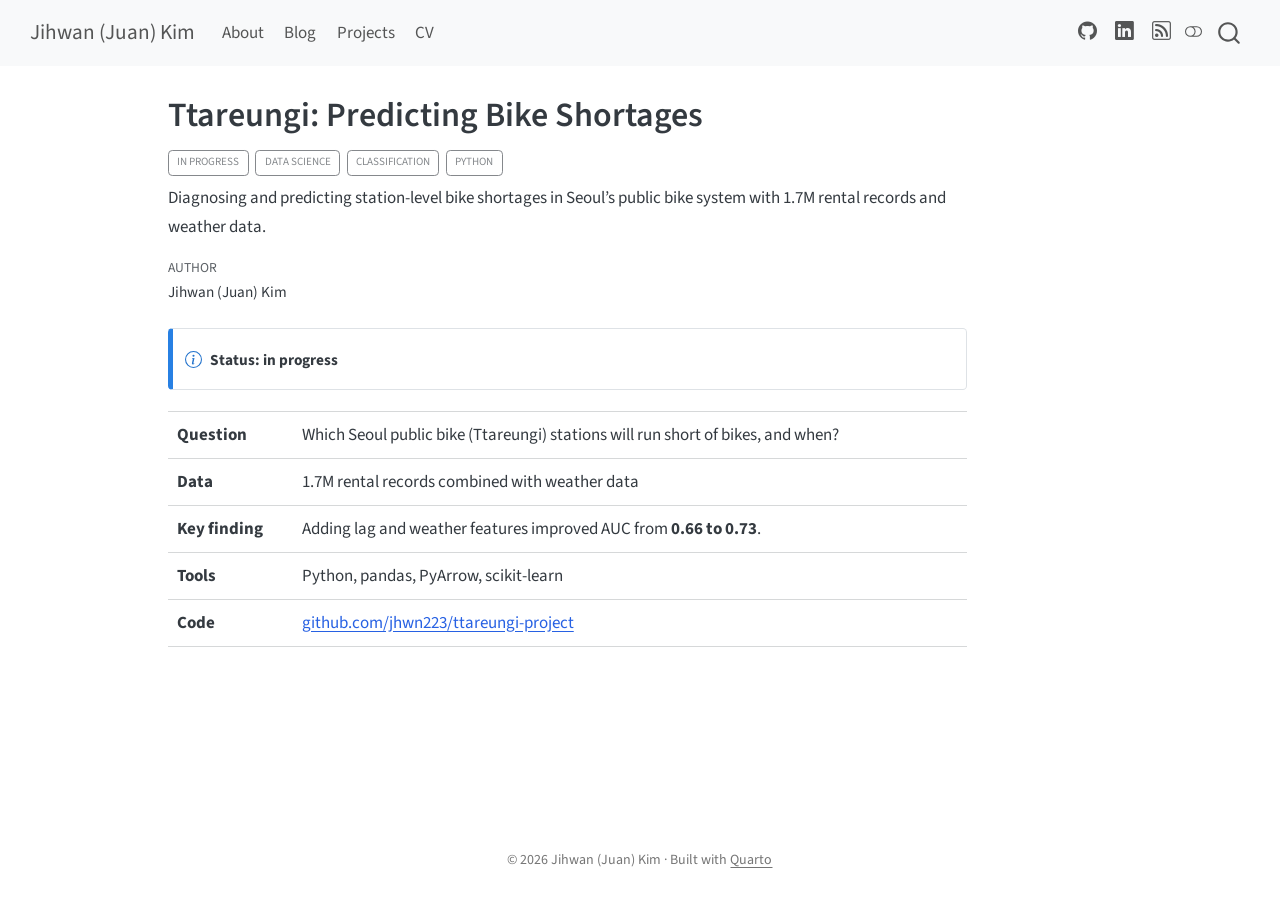
<file: projects/ttareungi/index.html>
<!DOCTYPE html>
<html xmlns="http://www.w3.org/1999/xhtml" lang="en" xml:lang="en"><head>

<meta charset="utf-8">
<meta name="generator" content="quarto-1.10.19">

<meta name="viewport" content="width=device-width, initial-scale=1.0, user-scalable=yes">

<meta name="author" content="Jihwan (Juan) Kim">
<meta name="description" content="Diagnosing and predicting station-level bike shortages in Seoul’s public bike system with 1.7M rental records and weather data.">

<title>Ttareungi: Predicting Bike Shortages – Jihwan (Juan) Kim</title>
<style>
/* Default styles provided by pandoc.
** See https://pandoc.org/MANUAL.html#variables-for-html for config info.
*/
span.smallcaps{font-variant: small-caps;}
div.columns{display: flex; gap: 1.5em;}
div.column{flex: auto;}
@media screen {
div.columns{gap: min(4vw, 1.5em);}
div.column{overflow-x: auto;}
}
div.hanging-indent{margin-left: 1.5em; text-indent: -1.5em;}
ul.task-list{list-style: none;}
ul.task-list li input[type="checkbox"] {
  width: 0.8em;
  margin: 0 0.8em 0.2em -1em; /* quarto-specific, see https://github.com/quarto-dev/quarto-cli/issues/4556 */ 
  vertical-align: middle;
}
</style>


<script src="../../site_libs/quarto-nav/quarto-nav.js"></script>
<script src="../../site_libs/quarto-nav/headroom.min.js"></script>
<script src="../../site_libs/clipboard/clipboard.min.js"></script>
<script src="../../site_libs/quarto-search/autocomplete.umd.js"></script>
<script src="../../site_libs/quarto-search/fuse.min.js"></script>
<script src="../../site_libs/quarto-search/quarto-search.js"></script>
<meta name="quarto:offset" content="../../">
<script src="../../site_libs/quarto-html/quarto.js" type="module"></script>
<script src="../../site_libs/quarto-html/tabsets/tabsets.js" type="module"></script>
<script src="../../site_libs/quarto-html/popper.min.js"></script>
<script src="../../site_libs/quarto-html/tippy.umd.min.js"></script>
<script src="../../site_libs/quarto-html/anchor.min.js"></script>
<link href="../../site_libs/quarto-html/tippy.css" rel="stylesheet">
<link href="../../site_libs/quarto-html/quarto-syntax-highlighting-5c1318cf63eba56dbef7ba16bc7d56f5.css" rel="stylesheet" class="quarto-color-scheme" id="quarto-text-highlighting-styles">
<link href="../../site_libs/quarto-html/quarto-syntax-highlighting-dark-6453f418aeef366c23116eb9cb0b6816.css" rel="stylesheet" class="quarto-color-scheme quarto-color-alternate" id="quarto-text-highlighting-styles">
<link href="../../site_libs/quarto-html/quarto-syntax-highlighting-5c1318cf63eba56dbef7ba16bc7d56f5.css" rel="stylesheet" class="quarto-color-scheme-extra" id="quarto-text-highlighting-styles">
<script src="../../site_libs/bootstrap/bootstrap.min.js"></script>
<link href="../../site_libs/bootstrap/bootstrap-icons.css" rel="stylesheet">
<link href="../../site_libs/bootstrap/bootstrap-bb4171d9dd6bc7625f90efb232bf3957.min.css" rel="stylesheet" append-hash="true" class="quarto-color-scheme" id="quarto-bootstrap" data-mode="light">
<link href="../../site_libs/bootstrap/bootstrap-dark-6143b0ba2fd15e075d8decd703482e6a.min.css" rel="stylesheet" append-hash="true" class="quarto-color-scheme quarto-color-alternate" id="quarto-bootstrap" data-mode="dark">
<link href="../../site_libs/bootstrap/bootstrap-bb4171d9dd6bc7625f90efb232bf3957.min.css" rel="stylesheet" append-hash="true" class="quarto-color-scheme-extra" id="quarto-bootstrap" data-mode="light">
<script id="quarto-search-options" type="application/json">{
  "location": "navbar",
  "copy-button": false,
  "collapse-after": 3,
  "panel-placement": "end",
  "type": "overlay",
  "limit": 50,
  "keyboard-shortcut": [
    "f",
    "/",
    "s"
  ],
  "show-item-context": false,
  "language": {
    "search-no-results-text": "No results",
    "search-matching-documents-text": "matching documents",
    "search-copy-link-title": "Copy link to search",
    "search-hide-matches-text": "Hide additional matches",
    "search-more-match-text": "more match in this document",
    "search-more-matches-text": "more matches in this document",
    "search-clear-button-title": "Clear",
    "search-text-placeholder": "",
    "search-detached-cancel-button-title": "Cancel",
    "search-submit-button-title": "Submit",
    "search-label": "Search"
  }
}</script>


<link rel="stylesheet" href="../../styles.css">
<meta property="og:title" content="Ttareungi: Predicting Bike Shortages – Jihwan (Juan) Kim">
<meta property="og:description" content="Diagnosing and predicting station-level bike shortages in Seoul’s public bike system with 1.7M rental records and weather data.">
<meta property="og:site_name" content="Jihwan (Juan) Kim">
</head>

<body class="nav-fixed quarto-light"><script id="quarto-html-before-body" type="application/javascript">
    const toggleBodyColorMode = (bsSheetEl) => {
      const mode = bsSheetEl.getAttribute("data-mode");
      const bodyEl = window.document.querySelector("body");
      if (mode === "dark") {
        bodyEl.classList.add("quarto-dark");
        bodyEl.classList.remove("quarto-light");
      } else {
        bodyEl.classList.add("quarto-light");
        bodyEl.classList.remove("quarto-dark");
      }
    }
    const toggleBodyColorPrimary = () => {
      const bsSheetEl = window.document.querySelector("link#quarto-bootstrap:not([rel=disabled-stylesheet])");
      if (bsSheetEl) {
        toggleBodyColorMode(bsSheetEl);
      }
    }
    const setColorSchemeToggle = (alternate) => {
      const toggles = window.document.querySelectorAll('.quarto-color-scheme-toggle');
      for (let i=0; i < toggles.length; i++) {
        const toggle = toggles[i];
        if (toggle) {
          if (alternate) {
            toggle.classList.add("alternate");
          } else {
            toggle.classList.remove("alternate");
          }
        }
      }
    };
    const toggleColorMode = (alternate) => {
      // Switch the stylesheets
      const primaryStylesheets = window.document.querySelectorAll('link.quarto-color-scheme:not(.quarto-color-alternate)');
      const alternateStylesheets = window.document.querySelectorAll('link.quarto-color-scheme.quarto-color-alternate');
      manageTransitions('#quarto-margin-sidebar .nav-link', false);
      if (alternate) {
        // note: dark is layered on light, we don't disable primary!
        enableStylesheet(alternateStylesheets);
        for (const sheetNode of alternateStylesheets) {
          if (sheetNode.id === "quarto-bootstrap") {
            toggleBodyColorMode(sheetNode);
          }
        }
      } else {
        disableStylesheet(alternateStylesheets);
        enableStylesheet(primaryStylesheets)
        toggleBodyColorPrimary();
      }
      manageTransitions('#quarto-margin-sidebar .nav-link', true);
      // Switch the toggles
      setColorSchemeToggle(alternate)
      // Hack to workaround the fact that safari doesn't
      // properly recolor the scrollbar when toggling (#1455)
      if (navigator.userAgent.indexOf('Safari') > 0 && navigator.userAgent.indexOf('Chrome') == -1) {
        manageTransitions("body", false);
        window.scrollTo(0, 1);
        setTimeout(() => {
          window.scrollTo(0, 0);
          manageTransitions("body", true);
        }, 40);
      }
    }
    const disableStylesheet = (stylesheets) => {
      for (let i=0; i < stylesheets.length; i++) {
        const stylesheet = stylesheets[i];
        stylesheet.rel = 'disabled-stylesheet';
      }
    }
    const enableStylesheet = (stylesheets) => {
      for (let i=0; i < stylesheets.length; i++) {
        const stylesheet = stylesheets[i];
        if(stylesheet.rel !== 'stylesheet') { // for Chrome, which will still FOUC without this check
          stylesheet.rel = 'stylesheet';
        }
      }
    }
    const manageTransitions = (selector, allowTransitions) => {
      const els = window.document.querySelectorAll(selector);
      for (let i=0; i < els.length; i++) {
        const el = els[i];
        if (allowTransitions) {
          el.classList.remove('notransition');
        } else {
          el.classList.add('notransition');
        }
      }
    }
    const isFileUrl = () => {
      return window.location.protocol === 'file:';
    }
    const hasAlternateSentinel = () => {
      let styleSentinel = getColorSchemeSentinel();
      if (styleSentinel !== null) {
        return styleSentinel === "alternate";
      } else {
        return false;
      }
    }
    const setStyleSentinel = (alternate) => {
      const value = alternate ? "alternate" : "default";
      if (!isFileUrl()) {
        window.localStorage.setItem("quarto-color-scheme", value);
      } else {
        localAlternateSentinel = value;
      }
    }
    const getColorSchemeSentinel = () => {
      if (!isFileUrl()) {
        const storageValue = window.localStorage.getItem("quarto-color-scheme");
        return storageValue != null ? storageValue : localAlternateSentinel;
      } else {
        return localAlternateSentinel;
      }
    }
    const toggleGiscusIfUsed = (isAlternate, darkModeDefault) => {
      const baseTheme = document.querySelector('#giscus-base-theme')?.value ?? 'light';
      const alternateTheme = document.querySelector('#giscus-alt-theme')?.value ?? 'dark';
      let newTheme = '';
      if(authorPrefersDark) {
        newTheme = isAlternate ? baseTheme : alternateTheme;
      } else {
        newTheme = isAlternate ? alternateTheme : baseTheme;
      }
      const changeGiscusTheme = () => {
        // From: https://github.com/giscus/giscus/issues/336
        const sendMessage = (message) => {
          const iframe = document.querySelector('iframe.giscus-frame');
          if (!iframe) return;
          iframe.contentWindow.postMessage({ giscus: message }, 'https://giscus.app');
        }
        sendMessage({
          setConfig: {
            theme: newTheme
          }
        });
      }
      const isGiscussLoaded = window.document.querySelector('iframe.giscus-frame') !== null;
      if (isGiscussLoaded) {
        changeGiscusTheme();
      }
    };
    const authorPrefersDark = false;
    const darkModeDefault = authorPrefersDark;
      document.querySelector('link#quarto-text-highlighting-styles.quarto-color-scheme-extra').rel = 'disabled-stylesheet';
      document.querySelector('link#quarto-bootstrap.quarto-color-scheme-extra').rel = 'disabled-stylesheet';
    let localAlternateSentinel = darkModeDefault ? 'alternate' : 'default';
    // Dark / light mode switch
    window.quartoToggleColorScheme = () => {
      // Read the current dark / light value
      let toAlternate = !hasAlternateSentinel();
      toggleColorMode(toAlternate);
      setStyleSentinel(toAlternate);
      toggleGiscusIfUsed(toAlternate, darkModeDefault);
      window.dispatchEvent(new Event('resize'));
    };
    // Switch to dark mode if need be
    if (hasAlternateSentinel()) {
      toggleColorMode(true);
    } else {
      toggleColorMode(false);
    }
  </script>

<div id="quarto-search-results"></div>
  <header id="quarto-header" class="headroom fixed-top">
    <nav class="navbar navbar-expand-lg " data-bs-theme="dark">
      <div class="navbar-container container-fluid">
      <div class="navbar-brand-container mx-auto">
    <a class="navbar-brand" href="../../index.html">
    <span class="navbar-title">Jihwan (Juan) Kim</span>
    </a>
  </div>
            <div id="quarto-search" class="" title="Search"></div>
          <button class="navbar-toggler" type="button" data-bs-toggle="collapse" data-bs-target="#navbarCollapse" aria-controls="navbarCollapse" role="menu" aria-expanded="false" aria-label="Toggle navigation" onclick="if (window.quartoToggleHeadroom) { window.quartoToggleHeadroom(); }">
  <span class="navbar-toggler-icon"></span>
</button>
          <div class="collapse navbar-collapse" id="navbarCollapse">
            <ul class="navbar-nav navbar-nav-scroll me-auto">
  <li class="nav-item">
    <a class="nav-link" href="../../index.html"> 
<span class="menu-text">About</span></a>
  </li>  
  <li class="nav-item">
    <a class="nav-link" href="../../blog.html"> 
<span class="menu-text">Blog</span></a>
  </li>  
  <li class="nav-item">
    <a class="nav-link" href="../../projects.html"> 
<span class="menu-text">Projects</span></a>
  </li>  
  <li class="nav-item">
    <a class="nav-link" href="../../cv.html"> 
<span class="menu-text">CV</span></a>
  </li>  
</ul>
            <ul class="navbar-nav navbar-nav-scroll ms-auto">
  <li class="nav-item compact">
    <a class="nav-link" href="https://github.com/jhwn223"> <i class="bi bi-github" role="img" aria-label="GitHub">
</i> 
<span class="menu-text"></span></a>
  </li>  
  <li class="nav-item compact">
    <a class="nav-link" href="https://www.linkedin.com/in/jihwan-juan-kim-12b15740b/"> <i class="bi bi-linkedin" role="img" aria-label="LinkedIn">
</i> 
<span class="menu-text"></span></a>
  </li>  
  <li class="nav-item compact">
    <a class="nav-link" href="../../blog.xml"> <i class="bi bi-rss" role="img" aria-label="RSS">
</i> 
<span class="menu-text"></span></a>
  </li>  
</ul>
          </div> <!-- /navcollapse -->
            <div class="quarto-navbar-tools">
  <a href="" class="quarto-color-scheme-toggle quarto-navigation-tool  px-1" onclick="window.quartoToggleColorScheme(); return false;" title="Toggle dark mode"><i class="bi"></i></a>
</div>
      </div> <!-- /container-fluid -->
    </nav>
</header>
<!-- content -->
<div id="quarto-content" class="quarto-container page-columns page-rows-contents page-layout-article page-navbar">
<!-- sidebar -->
<!-- margin-sidebar -->
    <div id="quarto-margin-sidebar" class="sidebar margin-sidebar zindex-bottom">
        
    </div>
<!-- main -->
<main class="content" id="quarto-document-content">


<header id="title-block-header" class="quarto-title-block default">
<div class="quarto-title">
<h1 class="title">Ttareungi: Predicting Bike Shortages</h1>
  <div class="quarto-categories">
    <div class="quarto-category">in progress</div>
    <div class="quarto-category">data science</div>
    <div class="quarto-category">classification</div>
    <div class="quarto-category">Python</div>
  </div>
  </div>

<div>
  <div class="description">
    Diagnosing and predicting station-level bike shortages in Seoul’s public bike system with 1.7M rental records and weather data.
  </div>
</div>


<div class="quarto-title-meta">

    <div>
    <div class="quarto-title-meta-heading">Author</div>
    <div class="quarto-title-meta-contents">
             <p>Jihwan (Juan) Kim </p>
          </div>
  </div>
    
  
    
  </div>
  


</header>


<div class="callout callout-style-simple callout-note">
<div class="callout-body d-flex">
<div class="callout-icon-container">
<i class="callout-icon"></i>
</div>
<div class="callout-body-container">
<p><strong>Status: in progress</strong></p>
</div>
</div>
</div>
<table class="caption-top table">
<tbody>
<tr class="odd">
<td><strong>Question</strong></td>
<td>Which Seoul public bike (Ttareungi) stations will run short of bikes, and when?</td>
</tr>
<tr class="even">
<td><strong>Data</strong></td>
<td>1.7M rental records combined with weather data</td>
</tr>
<tr class="odd">
<td><strong>Key finding</strong></td>
<td>Adding lag and weather features improved AUC from <strong>0.66 to 0.73</strong>.</td>
</tr>
<tr class="even">
<td><strong>Tools</strong></td>
<td>Python, pandas, PyArrow, scikit-learn</td>
</tr>
<tr class="odd">
<td><strong>Code</strong></td>
<td><a href="https://github.com/jhwn223/ttareungi-project">github.com/jhwn223/ttareungi-project</a></td>
</tr>
</tbody>
</table>
<!-- TODO: 내용을 채우면 이 주석을 지우세요.

## Why this project

왜 이 문제를 골랐는지

## Key decisions

예:
- Why I framed shortage as a classification problem
- Why AUC was the right metric here
- Which lag and weather features helped, and why

## What I learned
-->



</main> <!-- /main -->
<script id="quarto-html-after-body" type="application/javascript">
  window.document.addEventListener("DOMContentLoaded", function (event) {
    // Ensure there is a toggle, if there isn't float one in the top right
    if (window.document.querySelector('.quarto-color-scheme-toggle') === null) {
      const a = window.document.createElement('a');
      a.classList.add('top-right');
      a.classList.add('quarto-color-scheme-toggle');
      a.href = "";
      a.onclick = function() { try { window.quartoToggleColorScheme(); } catch {} return false; };
      const i = window.document.createElement("i");
      i.classList.add('bi');
      a.appendChild(i);
      window.document.body.appendChild(a);
    }
    setColorSchemeToggle(hasAlternateSentinel())
    const icon = "";
    const anchorJS = new window.AnchorJS();
    anchorJS.options = {
      placement: 'right',
      icon: icon
    };
    anchorJS.add('.anchored');
    const isCodeAnnotation = (el) => {
      for (const clz of el.classList) {
        if (clz.startsWith('code-annotation-')) {                     
          return true;
        }
      }
      return false;
    }
    const onCopySuccess = function(e) {
      // button target
      const button = e.trigger;
      // don't keep focus
      button.blur();
      // flash "checked"
      button.classList.add('code-copy-button-checked');
      var currentTitle = button.getAttribute("title");
      button.setAttribute("title", "Copied!");
      let tooltip;
      if (window.bootstrap) {
        button.setAttribute("data-bs-toggle", "tooltip");
        button.setAttribute("data-bs-placement", "left");
        button.setAttribute("data-bs-title", "Copied!");
        tooltip = new bootstrap.Tooltip(button, 
          { trigger: "manual", 
            customClass: "code-copy-button-tooltip",
            offset: [0, -8]});
        tooltip.show();    
      }
      setTimeout(function() {
        if (tooltip) {
          tooltip.hide();
          button.removeAttribute("data-bs-title");
          button.removeAttribute("data-bs-toggle");
          button.removeAttribute("data-bs-placement");
        }
        button.setAttribute("title", currentTitle);
        button.classList.remove('code-copy-button-checked');
      }, 1000);
      // clear code selection
      e.clearSelection();
    }
    const getTextToCopy = function(trigger) {
      const outerScaffold = trigger.parentElement.cloneNode(true);
      const codeEl = outerScaffold.querySelector('code');
      for (const childEl of codeEl.children) {
        if (isCodeAnnotation(childEl)) {
          childEl.remove();
        }
      }
      return codeEl.innerText;
    }
    const clipboard = new window.ClipboardJS('.code-copy-button:not([data-in-quarto-modal])', {
      text: getTextToCopy
    });
    clipboard.on('success', onCopySuccess);
    if (window.document.getElementById('quarto-embedded-source-code-modal')) {
      const clipboardModal = new window.ClipboardJS('.code-copy-button[data-in-quarto-modal]', {
        text: getTextToCopy,
        container: window.document.getElementById('quarto-embedded-source-code-modal')
      });
      clipboardModal.on('success', onCopySuccess);
    }
      var localhostRegex = new RegExp(/^(?:http|https):\/\/localhost\:?[0-9]*\//);
      var mailtoRegex = new RegExp(/^mailto:/);
        var filterRegex = new RegExp("https:\/\/jhwn223\.github\.io");
      var isInternal = (href) => {
          return filterRegex.test(href) || localhostRegex.test(href) || mailtoRegex.test(href);
      }
      // Inspect non-navigation links and adorn them if external
     var links = window.document.querySelectorAll('a[href]:not(.nav-link):not(.navbar-brand):not(.toc-action):not(.sidebar-link):not(.sidebar-item-toggle):not(.pagination-link):not(.no-external):not([aria-hidden]):not(.dropdown-item):not(.quarto-navigation-tool):not(.about-link)');
      for (var i=0; i<links.length; i++) {
        const link = links[i];
        if (!isInternal(link.href)) {
          // undo the damage that might have been done by quarto-nav.js in the case of
          // links that we want to consider external
          if (link.dataset.originalHref !== undefined) {
            link.href = link.dataset.originalHref;
          }
        }
      }
    function tippyHover(el, contentFn, onTriggerFn, onUntriggerFn) {
      const config = {
        allowHTML: true,
        maxWidth: 500,
        delay: 100,
        arrow: false,
        appendTo: function(el) {
            return el.parentElement;
        },
        interactive: true,
        interactiveBorder: 10,
        theme: 'quarto',
        placement: 'bottom-start',
      };
      if (contentFn) {
        config.content = contentFn;
      }
      if (onTriggerFn) {
        config.onTrigger = onTriggerFn;
      }
      if (onUntriggerFn) {
        config.onUntrigger = onUntriggerFn;
      }
      window.tippy(el, config); 
    }
    const noterefs = window.document.querySelectorAll('a[role="doc-noteref"]');
    for (var i=0; i<noterefs.length; i++) {
      const ref = noterefs[i];
      tippyHover(ref, function() {
        // use id or data attribute instead here
        let href = ref.getAttribute('data-footnote-href') || ref.getAttribute('href');
        try { href = new URL(href).hash; } catch {}
        const id = href.replace(/^#\/?/, "");
        const note = window.document.getElementById(id);
        if (note) {
          return note.innerHTML;
        } else {
          return "";
        }
      });
    }
    const xrefs = window.document.querySelectorAll('a.quarto-xref');
    const processXRef = (id, note) => {
      // Strip column container classes
      const stripColumnClz = (el) => {
        el.classList.remove("page-full", "page-columns");
        if (el.children) {
          for (const child of el.children) {
            stripColumnClz(child);
          }
        }
      }
      stripColumnClz(note)
      if (id === null || id.startsWith('sec-')) {
        // Special case sections, only their first couple elements
        const container = document.createElement("div");
        if (note.children && note.children.length > 2) {
          container.appendChild(note.children[0].cloneNode(true));
          for (let i = 1; i < note.children.length; i++) {
            const child = note.children[i];
            if (child.tagName === "P" && child.innerText === "") {
              continue;
            } else {
              container.appendChild(child.cloneNode(true));
              break;
            }
          }
          if (window.Quarto?.typesetMath) {
            window.Quarto.typesetMath(container);
          }
          return container.innerHTML
        } else {
          if (window.Quarto?.typesetMath) {
            window.Quarto.typesetMath(note);
          }
          return note.innerHTML;
        }
      } else {
        // Remove any anchor links if they are present
        const anchorLink = note.querySelector('a.anchorjs-link');
        if (anchorLink) {
          anchorLink.remove();
        }
        if (window.Quarto?.typesetMath) {
          window.Quarto.typesetMath(note);
        }
        if (note.classList.contains("callout")) {
          return note.outerHTML;
        } else {
          return note.innerHTML;
        }
      }
    }
    for (var i=0; i<xrefs.length; i++) {
      const xref = xrefs[i];
      tippyHover(xref, undefined, function(instance) {
        instance.disable();
        let url = xref.getAttribute('href');
        let hash = undefined; 
        if (url.startsWith('#')) {
          hash = url;
        } else {
          try { hash = new URL(url).hash; } catch {}
        }
        if (hash) {
          const id = hash.replace(/^#\/?/, "");
          const note = window.document.getElementById(id);
          if (note !== null) {
            try {
              const html = processXRef(id, note.cloneNode(true));
              instance.setContent(html);
            } finally {
              instance.enable();
              instance.show();
            }
          } else {
            // See if we can fetch this
            fetch(url.split('#')[0])
            .then(res => res.text())
            .then(html => {
              const parser = new DOMParser();
              const htmlDoc = parser.parseFromString(html, "text/html");
              const note = htmlDoc.getElementById(id);
              if (note !== null) {
                const html = processXRef(id, note);
                instance.setContent(html);
              } 
            }).finally(() => {
              instance.enable();
              instance.show();
            });
          }
        } else {
          // See if we can fetch a full url (with no hash to target)
          // This is a special case and we should probably do some content thinning / targeting
          fetch(url)
          .then(res => res.text())
          .then(html => {
            const parser = new DOMParser();
            const htmlDoc = parser.parseFromString(html, "text/html");
            const note = htmlDoc.querySelector('main.content');
            if (note !== null) {
              // This should only happen for chapter cross references
              // (since there is no id in the URL)
              // remove the first header
              if (note.children.length > 0 && note.children[0].tagName === "HEADER") {
                note.children[0].remove();
              }
              const html = processXRef(null, note);
              instance.setContent(html);
            } 
          }).finally(() => {
            instance.enable();
            instance.show();
          });
        }
      }, function(instance) {
      });
    }
        let selectedAnnoteEl;
        const selectorForAnnotation = ( cell, annotation) => {
          let cellAttr = 'data-code-cell="' + cell + '"';
          let lineAttr = 'data-code-annotation="' +  annotation + '"';
          const selector = 'span[' + cellAttr + '][' + lineAttr + ']';
          return selector;
        }
        const selectCodeLines = (annoteEl) => {
          const doc = window.document;
          const targetCell = annoteEl.getAttribute("data-target-cell");
          const targetAnnotation = annoteEl.getAttribute("data-target-annotation");
          const annoteSpan = window.document.querySelector(selectorForAnnotation(targetCell, targetAnnotation));
          const lines = annoteSpan.getAttribute("data-code-lines").split(",");
          const lineIds = lines.map((line) => {
            return targetCell + "-" + line;
          })
          let top = null;
          let height = null;
          let parent = null;
          if (lineIds.length > 0) {
              //compute the position of the single el (top and bottom and make a div)
              const el = window.document.getElementById(lineIds[0]);
              top = el.offsetTop;
              height = el.offsetHeight;
              parent = el.parentElement.parentElement;
            if (lineIds.length > 1) {
              const lastEl = window.document.getElementById(lineIds[lineIds.length - 1]);
              const bottom = lastEl.offsetTop + lastEl.offsetHeight;
              height = bottom - top;
            }
            if (top !== null && height !== null && parent !== null) {
              // cook up a div (if necessary) and position it 
              let div = window.document.getElementById("code-annotation-line-highlight");
              if (div === null) {
                div = window.document.createElement("div");
                div.setAttribute("id", "code-annotation-line-highlight");
                div.style.position = 'absolute';
                parent.appendChild(div);
              }
              div.style.top = top - 2 + "px";
              div.style.height = height + 4 + "px";
              div.style.left = 0;
              let gutterDiv = window.document.getElementById("code-annotation-line-highlight-gutter");
              if (gutterDiv === null) {
                gutterDiv = window.document.createElement("div");
                gutterDiv.setAttribute("id", "code-annotation-line-highlight-gutter");
                gutterDiv.style.position = 'absolute';
                const codeCell = window.document.getElementById(targetCell);
                const gutter = codeCell.querySelector('.code-annotation-gutter');
                gutter.appendChild(gutterDiv);
              }
              gutterDiv.style.top = top - 2 + "px";
              gutterDiv.style.height = height + 4 + "px";
            }
            selectedAnnoteEl = annoteEl;
          }
        };
        const unselectCodeLines = () => {
          const elementsIds = ["code-annotation-line-highlight", "code-annotation-line-highlight-gutter"];
          elementsIds.forEach((elId) => {
            const div = window.document.getElementById(elId);
            if (div) {
              div.remove();
            }
          });
          selectedAnnoteEl = undefined;
        };
          // Handle positioning of the toggle
      window.addEventListener(
        "resize",
        throttle(() => {
          elRect = undefined;
          if (selectedAnnoteEl) {
            selectCodeLines(selectedAnnoteEl);
          }
        }, 10)
      );
      function throttle(fn, ms) {
      let throttle = false;
      let timer;
        return (...args) => {
          if(!throttle) { // first call gets through
              fn.apply(this, args);
              throttle = true;
          } else { // all the others get throttled
              if(timer) clearTimeout(timer); // cancel #2
              timer = setTimeout(() => {
                fn.apply(this, args);
                timer = throttle = false;
              }, ms);
          }
        };
      }
        // Attach click handler to the DT
        const annoteDls = window.document.querySelectorAll('dt[data-target-cell]');
        for (const annoteDlNode of annoteDls) {
          annoteDlNode.addEventListener('click', (event) => {
            const clickedEl = event.target;
            if (clickedEl !== selectedAnnoteEl) {
              unselectCodeLines();
              const activeEl = window.document.querySelector('dt[data-target-cell].code-annotation-active');
              if (activeEl) {
                activeEl.classList.remove('code-annotation-active');
              }
              selectCodeLines(clickedEl);
              clickedEl.classList.add('code-annotation-active');
            } else {
              // Unselect the line
              unselectCodeLines();
              clickedEl.classList.remove('code-annotation-active');
            }
          });
        }
    const findCites = (el) => {
      const parentEl = el.parentElement;
      if (parentEl) {
        const cites = parentEl.dataset.cites;
        if (cites) {
          return {
            el,
            cites: cites.split(' ')
          };
        } else {
          return findCites(el.parentElement)
        }
      } else {
        return undefined;
      }
    };
    var bibliorefs = window.document.querySelectorAll('a[role="doc-biblioref"]');
    for (var i=0; i<bibliorefs.length; i++) {
      const ref = bibliorefs[i];
      const citeInfo = findCites(ref);
      if (citeInfo) {
        tippyHover(citeInfo.el, function() {
          var popup = window.document.createElement('div');
          citeInfo.cites.forEach(function(cite) {
            var citeDiv = window.document.createElement('div');
            citeDiv.classList.add('hanging-indent');
            citeDiv.classList.add('csl-entry');
            var biblioDiv = window.document.getElementById('ref-' + cite);
            if (biblioDiv) {
              citeDiv.innerHTML = biblioDiv.innerHTML;
            }
            popup.appendChild(citeDiv);
          });
          return popup.innerHTML;
        });
      }
    }
  });
  </script>
</div> <!-- /content -->
<footer class="footer">
  <div class="nav-footer">
    <div class="nav-footer-left">
      &nbsp;
    </div>   
    <div class="nav-footer-center">
<p>© 2026 Jihwan (Juan) Kim · Built with <a href="https://quarto.org">Quarto</a></p>
</div>
    <div class="nav-footer-right">
      &nbsp;
    </div>
  </div>
</footer>




</body></html>
</file>
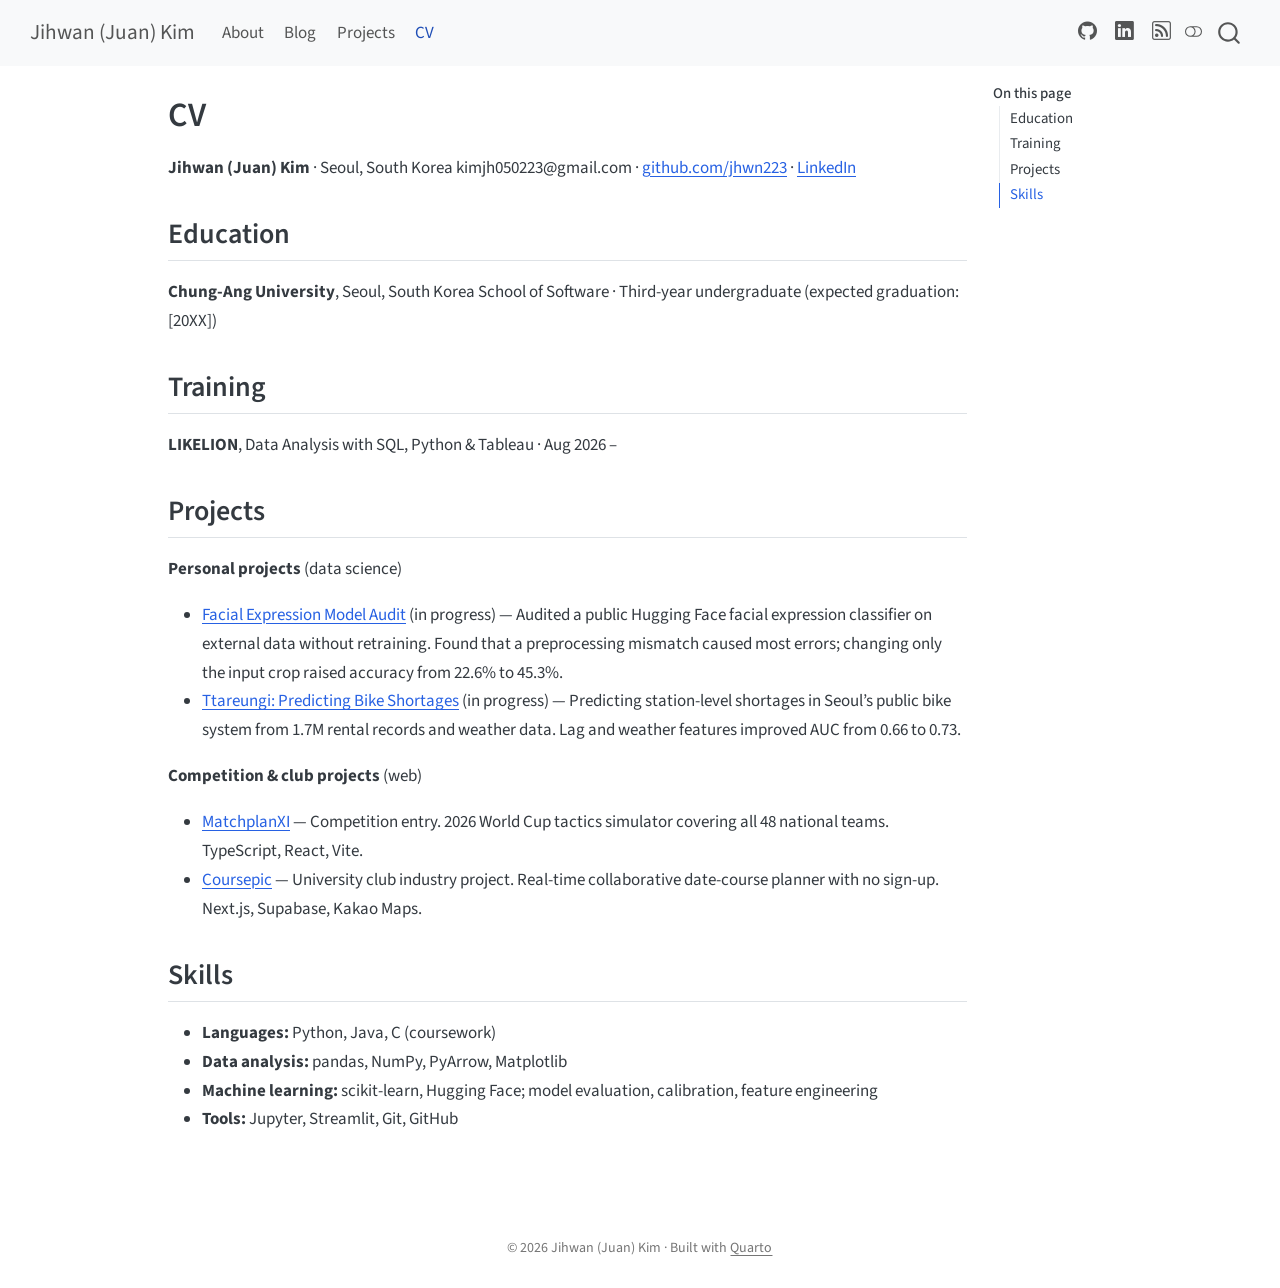
<file: cv.html>
<!DOCTYPE html>
<html xmlns="http://www.w3.org/1999/xhtml" lang="en" xml:lang="en"><head>

<meta charset="utf-8">
<meta name="generator" content="quarto-1.10.19">

<meta name="viewport" content="width=device-width, initial-scale=1.0, user-scalable=yes">


<title>CV – Jihwan (Juan) Kim</title>
<style>
/* Default styles provided by pandoc.
** See https://pandoc.org/MANUAL.html#variables-for-html for config info.
*/
span.smallcaps{font-variant: small-caps;}
div.columns{display: flex; gap: 1.5em;}
div.column{flex: auto;}
@media screen {
div.columns{gap: min(4vw, 1.5em);}
div.column{overflow-x: auto;}
}
div.hanging-indent{margin-left: 1.5em; text-indent: -1.5em;}
ul.task-list{list-style: none;}
ul.task-list li input[type="checkbox"] {
  width: 0.8em;
  margin: 0 0.8em 0.2em -1em; /* quarto-specific, see https://github.com/quarto-dev/quarto-cli/issues/4556 */ 
  vertical-align: middle;
}
</style>


<script src="site_libs/quarto-nav/quarto-nav.js"></script>
<script src="site_libs/quarto-nav/headroom.min.js"></script>
<script src="site_libs/clipboard/clipboard.min.js"></script>
<script src="site_libs/quarto-search/autocomplete.umd.js"></script>
<script src="site_libs/quarto-search/fuse.min.js"></script>
<script src="site_libs/quarto-search/quarto-search.js"></script>
<meta name="quarto:offset" content="./">
<script src="site_libs/quarto-html/quarto.js" type="module"></script>
<script src="site_libs/quarto-html/tabsets/tabsets.js" type="module"></script>
<script src="site_libs/quarto-html/popper.min.js"></script>
<script src="site_libs/quarto-html/tippy.umd.min.js"></script>
<script src="site_libs/quarto-html/anchor.min.js"></script>
<link href="site_libs/quarto-html/tippy.css" rel="stylesheet">
<link href="site_libs/quarto-html/quarto-syntax-highlighting-5c1318cf63eba56dbef7ba16bc7d56f5.css" rel="stylesheet" class="quarto-color-scheme" id="quarto-text-highlighting-styles">
<link href="site_libs/quarto-html/quarto-syntax-highlighting-dark-6453f418aeef366c23116eb9cb0b6816.css" rel="stylesheet" class="quarto-color-scheme quarto-color-alternate" id="quarto-text-highlighting-styles">
<link href="site_libs/quarto-html/quarto-syntax-highlighting-5c1318cf63eba56dbef7ba16bc7d56f5.css" rel="stylesheet" class="quarto-color-scheme-extra" id="quarto-text-highlighting-styles">
<script src="site_libs/bootstrap/bootstrap.min.js"></script>
<link href="site_libs/bootstrap/bootstrap-icons.css" rel="stylesheet">
<link href="site_libs/bootstrap/bootstrap-bb4171d9dd6bc7625f90efb232bf3957.min.css" rel="stylesheet" append-hash="true" class="quarto-color-scheme" id="quarto-bootstrap" data-mode="light">
<link href="site_libs/bootstrap/bootstrap-dark-6143b0ba2fd15e075d8decd703482e6a.min.css" rel="stylesheet" append-hash="true" class="quarto-color-scheme quarto-color-alternate" id="quarto-bootstrap" data-mode="dark">
<link href="site_libs/bootstrap/bootstrap-bb4171d9dd6bc7625f90efb232bf3957.min.css" rel="stylesheet" append-hash="true" class="quarto-color-scheme-extra" id="quarto-bootstrap" data-mode="light">
<script id="quarto-search-options" type="application/json">{
  "location": "navbar",
  "copy-button": false,
  "collapse-after": 3,
  "panel-placement": "end",
  "type": "overlay",
  "limit": 50,
  "keyboard-shortcut": [
    "f",
    "/",
    "s"
  ],
  "show-item-context": false,
  "language": {
    "search-no-results-text": "No results",
    "search-matching-documents-text": "matching documents",
    "search-copy-link-title": "Copy link to search",
    "search-hide-matches-text": "Hide additional matches",
    "search-more-match-text": "more match in this document",
    "search-more-matches-text": "more matches in this document",
    "search-clear-button-title": "Clear",
    "search-text-placeholder": "",
    "search-detached-cancel-button-title": "Cancel",
    "search-submit-button-title": "Submit",
    "search-label": "Search"
  }
}</script>


<link rel="stylesheet" href="styles.css">
<meta property="og:title" content="CV – Jihwan (Juan) Kim">
<meta property="og:description" content="Data science notes, experiments, and the reasoning behind them.">
<meta property="og:site_name" content="Jihwan (Juan) Kim">
</head>

<body class="nav-fixed quarto-light"><script id="quarto-html-before-body" type="application/javascript">
    const toggleBodyColorMode = (bsSheetEl) => {
      const mode = bsSheetEl.getAttribute("data-mode");
      const bodyEl = window.document.querySelector("body");
      if (mode === "dark") {
        bodyEl.classList.add("quarto-dark");
        bodyEl.classList.remove("quarto-light");
      } else {
        bodyEl.classList.add("quarto-light");
        bodyEl.classList.remove("quarto-dark");
      }
    }
    const toggleBodyColorPrimary = () => {
      const bsSheetEl = window.document.querySelector("link#quarto-bootstrap:not([rel=disabled-stylesheet])");
      if (bsSheetEl) {
        toggleBodyColorMode(bsSheetEl);
      }
    }
    const setColorSchemeToggle = (alternate) => {
      const toggles = window.document.querySelectorAll('.quarto-color-scheme-toggle');
      for (let i=0; i < toggles.length; i++) {
        const toggle = toggles[i];
        if (toggle) {
          if (alternate) {
            toggle.classList.add("alternate");
          } else {
            toggle.classList.remove("alternate");
          }
        }
      }
    };
    const toggleColorMode = (alternate) => {
      // Switch the stylesheets
      const primaryStylesheets = window.document.querySelectorAll('link.quarto-color-scheme:not(.quarto-color-alternate)');
      const alternateStylesheets = window.document.querySelectorAll('link.quarto-color-scheme.quarto-color-alternate');
      manageTransitions('#quarto-margin-sidebar .nav-link', false);
      if (alternate) {
        // note: dark is layered on light, we don't disable primary!
        enableStylesheet(alternateStylesheets);
        for (const sheetNode of alternateStylesheets) {
          if (sheetNode.id === "quarto-bootstrap") {
            toggleBodyColorMode(sheetNode);
          }
        }
      } else {
        disableStylesheet(alternateStylesheets);
        enableStylesheet(primaryStylesheets)
        toggleBodyColorPrimary();
      }
      manageTransitions('#quarto-margin-sidebar .nav-link', true);
      // Switch the toggles
      setColorSchemeToggle(alternate)
      // Hack to workaround the fact that safari doesn't
      // properly recolor the scrollbar when toggling (#1455)
      if (navigator.userAgent.indexOf('Safari') > 0 && navigator.userAgent.indexOf('Chrome') == -1) {
        manageTransitions("body", false);
        window.scrollTo(0, 1);
        setTimeout(() => {
          window.scrollTo(0, 0);
          manageTransitions("body", true);
        }, 40);
      }
    }
    const disableStylesheet = (stylesheets) => {
      for (let i=0; i < stylesheets.length; i++) {
        const stylesheet = stylesheets[i];
        stylesheet.rel = 'disabled-stylesheet';
      }
    }
    const enableStylesheet = (stylesheets) => {
      for (let i=0; i < stylesheets.length; i++) {
        const stylesheet = stylesheets[i];
        if(stylesheet.rel !== 'stylesheet') { // for Chrome, which will still FOUC without this check
          stylesheet.rel = 'stylesheet';
        }
      }
    }
    const manageTransitions = (selector, allowTransitions) => {
      const els = window.document.querySelectorAll(selector);
      for (let i=0; i < els.length; i++) {
        const el = els[i];
        if (allowTransitions) {
          el.classList.remove('notransition');
        } else {
          el.classList.add('notransition');
        }
      }
    }
    const isFileUrl = () => {
      return window.location.protocol === 'file:';
    }
    const hasAlternateSentinel = () => {
      let styleSentinel = getColorSchemeSentinel();
      if (styleSentinel !== null) {
        return styleSentinel === "alternate";
      } else {
        return false;
      }
    }
    const setStyleSentinel = (alternate) => {
      const value = alternate ? "alternate" : "default";
      if (!isFileUrl()) {
        window.localStorage.setItem("quarto-color-scheme", value);
      } else {
        localAlternateSentinel = value;
      }
    }
    const getColorSchemeSentinel = () => {
      if (!isFileUrl()) {
        const storageValue = window.localStorage.getItem("quarto-color-scheme");
        return storageValue != null ? storageValue : localAlternateSentinel;
      } else {
        return localAlternateSentinel;
      }
    }
    const toggleGiscusIfUsed = (isAlternate, darkModeDefault) => {
      const baseTheme = document.querySelector('#giscus-base-theme')?.value ?? 'light';
      const alternateTheme = document.querySelector('#giscus-alt-theme')?.value ?? 'dark';
      let newTheme = '';
      if(authorPrefersDark) {
        newTheme = isAlternate ? baseTheme : alternateTheme;
      } else {
        newTheme = isAlternate ? alternateTheme : baseTheme;
      }
      const changeGiscusTheme = () => {
        // From: https://github.com/giscus/giscus/issues/336
        const sendMessage = (message) => {
          const iframe = document.querySelector('iframe.giscus-frame');
          if (!iframe) return;
          iframe.contentWindow.postMessage({ giscus: message }, 'https://giscus.app');
        }
        sendMessage({
          setConfig: {
            theme: newTheme
          }
        });
      }
      const isGiscussLoaded = window.document.querySelector('iframe.giscus-frame') !== null;
      if (isGiscussLoaded) {
        changeGiscusTheme();
      }
    };
    const authorPrefersDark = false;
    const darkModeDefault = authorPrefersDark;
      document.querySelector('link#quarto-text-highlighting-styles.quarto-color-scheme-extra').rel = 'disabled-stylesheet';
      document.querySelector('link#quarto-bootstrap.quarto-color-scheme-extra').rel = 'disabled-stylesheet';
    let localAlternateSentinel = darkModeDefault ? 'alternate' : 'default';
    // Dark / light mode switch
    window.quartoToggleColorScheme = () => {
      // Read the current dark / light value
      let toAlternate = !hasAlternateSentinel();
      toggleColorMode(toAlternate);
      setStyleSentinel(toAlternate);
      toggleGiscusIfUsed(toAlternate, darkModeDefault);
      window.dispatchEvent(new Event('resize'));
    };
    // Switch to dark mode if need be
    if (hasAlternateSentinel()) {
      toggleColorMode(true);
    } else {
      toggleColorMode(false);
    }
  </script>

<div id="quarto-search-results"></div>
  <header id="quarto-header" class="headroom fixed-top">
    <nav class="navbar navbar-expand-lg " data-bs-theme="dark">
      <div class="navbar-container container-fluid">
      <div class="navbar-brand-container mx-auto">
    <a class="navbar-brand" href="./index.html">
    <span class="navbar-title">Jihwan (Juan) Kim</span>
    </a>
  </div>
            <div id="quarto-search" class="" title="Search"></div>
          <button class="navbar-toggler" type="button" data-bs-toggle="collapse" data-bs-target="#navbarCollapse" aria-controls="navbarCollapse" role="menu" aria-expanded="false" aria-label="Toggle navigation" onclick="if (window.quartoToggleHeadroom) { window.quartoToggleHeadroom(); }">
  <span class="navbar-toggler-icon"></span>
</button>
          <div class="collapse navbar-collapse" id="navbarCollapse">
            <ul class="navbar-nav navbar-nav-scroll me-auto">
  <li class="nav-item">
    <a class="nav-link" href="./index.html"> 
<span class="menu-text">About</span></a>
  </li>  
  <li class="nav-item">
    <a class="nav-link" href="./blog.html"> 
<span class="menu-text">Blog</span></a>
  </li>  
  <li class="nav-item">
    <a class="nav-link" href="./projects.html"> 
<span class="menu-text">Projects</span></a>
  </li>  
  <li class="nav-item">
    <a class="nav-link active" href="./cv.html" aria-current="page"> 
<span class="menu-text">CV</span></a>
  </li>  
</ul>
            <ul class="navbar-nav navbar-nav-scroll ms-auto">
  <li class="nav-item compact">
    <a class="nav-link" href="https://github.com/jhwn223"> <i class="bi bi-github" role="img" aria-label="GitHub">
</i> 
<span class="menu-text"></span></a>
  </li>  
  <li class="nav-item compact">
    <a class="nav-link" href="https://www.linkedin.com/in/jihwan-juan-kim-12b15740b/"> <i class="bi bi-linkedin" role="img" aria-label="LinkedIn">
</i> 
<span class="menu-text"></span></a>
  </li>  
  <li class="nav-item compact">
    <a class="nav-link" href="./blog.xml"> <i class="bi bi-rss" role="img" aria-label="RSS">
</i> 
<span class="menu-text"></span></a>
  </li>  
</ul>
          </div> <!-- /navcollapse -->
            <div class="quarto-navbar-tools">
  <a href="" class="quarto-color-scheme-toggle quarto-navigation-tool  px-1" onclick="window.quartoToggleColorScheme(); return false;" title="Toggle dark mode"><i class="bi"></i></a>
</div>
      </div> <!-- /container-fluid -->
    </nav>
</header>
<!-- content -->
<div id="quarto-content" class="quarto-container page-columns page-rows-contents page-layout-article page-navbar">
<!-- sidebar -->
<!-- margin-sidebar -->
    <div id="quarto-margin-sidebar" class="sidebar margin-sidebar">
        <nav id="TOC" role="doc-toc" class="toc-active">
    <h2 id="toc-title">On this page</h2>
   
  <ul>
  <li><a href="#education" id="toc-education" class="nav-link active" data-scroll-target="#education">Education</a></li>
  <li><a href="#training" id="toc-training" class="nav-link" data-scroll-target="#training">Training</a></li>
  <li><a href="#projects" id="toc-projects" class="nav-link" data-scroll-target="#projects">Projects</a></li>
  <li><a href="#skills" id="toc-skills" class="nav-link" data-scroll-target="#skills">Skills</a></li>
  </ul>
</nav>
    </div>
<!-- main -->
<main class="content" id="quarto-document-content">


<header id="title-block-header" class="quarto-title-block default">
<div class="quarto-title">
<h1 class="title">CV</h1>
</div>



<div class="quarto-title-meta">

    
  
    
  </div>
  


</header>


<!-- PDF 버전 CV가 생기면 files/cv.pdf 에 넣고 아래 줄의 주석을 푸세요.
[Download PDF](files/cv.pdf){.btn .btn-outline-primary .btn-sm}
-->
<p><strong>Jihwan (Juan) Kim</strong> · Seoul, South Korea kimjh050223@gmail.com · <a href="https://github.com/jhwn223">github.com/jhwn223</a> · <a href="https://www.linkedin.com/in/jihwan-juan-kim-12b15740b/">LinkedIn</a></p>
<section id="education" class="level2">
<h2 class="anchored" data-anchor-id="education">Education</h2>
<p><strong>Chung-Ang University</strong>, Seoul, South Korea School of Software · Third-year undergraduate (expected graduation: [20XX])</p>
</section>
<section id="training" class="level2">
<h2 class="anchored" data-anchor-id="training">Training</h2>
<p><strong>LIKELION</strong>, Data Analysis with SQL, Python &amp; Tableau · Aug 2026 –</p>
</section>
<section id="projects" class="level2">
<h2 class="anchored" data-anchor-id="projects">Projects</h2>
<p><strong>Personal projects</strong> (data science)</p>
<ul>
<li><strong><a href="./projects/facial-expression-audit/index.html">Facial Expression Model Audit</a></strong> (in progress) — Audited a public Hugging Face facial expression classifier on external data without retraining. Found that a preprocessing mismatch caused most errors; changing only the input crop raised accuracy from 22.6% to 45.3%.</li>
<li><strong><a href="./projects/ttareungi/index.html">Ttareungi: Predicting Bike Shortages</a></strong> (in progress) — Predicting station-level shortages in Seoul’s public bike system from 1.7M rental records and weather data. Lag and weather features improved AUC from 0.66 to 0.73.</li>
</ul>
<p><strong>Competition &amp; club projects</strong> (web)</p>
<ul>
<li><strong><a href="./projects/matchplanxi/index.html">MatchplanXI</a></strong> — Competition entry. 2026 World Cup tactics simulator covering all 48 national teams. TypeScript, React, Vite.</li>
<li><strong><a href="./projects/coursepic/index.html">Coursepic</a></strong> — University club industry project. Real-time collaborative date-course planner with no sign-up. Next.js, Supabase, Kakao Maps.</li>
</ul>
</section>
<section id="skills" class="level2">
<h2 class="anchored" data-anchor-id="skills">Skills</h2>
<ul>
<li><strong>Languages:</strong> Python, Java, C (coursework)</li>
<li><strong>Data analysis:</strong> pandas, NumPy, PyArrow, Matplotlib</li>
<li><strong>Machine learning:</strong> scikit-learn, Hugging Face; model evaluation, calibration, feature engineering</li>
<li><strong>Tools:</strong> Jupyter, Streamlit, Git, GitHub</li>
</ul>
<!-- 나중에 추가할 섹션:
## Experience
## Test scores (TOEFL / IELTS, GRE)
-->


</section>

</main> <!-- /main -->
<script id="quarto-html-after-body" type="application/javascript">
  window.document.addEventListener("DOMContentLoaded", function (event) {
    // Ensure there is a toggle, if there isn't float one in the top right
    if (window.document.querySelector('.quarto-color-scheme-toggle') === null) {
      const a = window.document.createElement('a');
      a.classList.add('top-right');
      a.classList.add('quarto-color-scheme-toggle');
      a.href = "";
      a.onclick = function() { try { window.quartoToggleColorScheme(); } catch {} return false; };
      const i = window.document.createElement("i");
      i.classList.add('bi');
      a.appendChild(i);
      window.document.body.appendChild(a);
    }
    setColorSchemeToggle(hasAlternateSentinel())
    const icon = "";
    const anchorJS = new window.AnchorJS();
    anchorJS.options = {
      placement: 'right',
      icon: icon
    };
    anchorJS.add('.anchored');
    const isCodeAnnotation = (el) => {
      for (const clz of el.classList) {
        if (clz.startsWith('code-annotation-')) {                     
          return true;
        }
      }
      return false;
    }
    const onCopySuccess = function(e) {
      // button target
      const button = e.trigger;
      // don't keep focus
      button.blur();
      // flash "checked"
      button.classList.add('code-copy-button-checked');
      var currentTitle = button.getAttribute("title");
      button.setAttribute("title", "Copied!");
      let tooltip;
      if (window.bootstrap) {
        button.setAttribute("data-bs-toggle", "tooltip");
        button.setAttribute("data-bs-placement", "left");
        button.setAttribute("data-bs-title", "Copied!");
        tooltip = new bootstrap.Tooltip(button, 
          { trigger: "manual", 
            customClass: "code-copy-button-tooltip",
            offset: [0, -8]});
        tooltip.show();    
      }
      setTimeout(function() {
        if (tooltip) {
          tooltip.hide();
          button.removeAttribute("data-bs-title");
          button.removeAttribute("data-bs-toggle");
          button.removeAttribute("data-bs-placement");
        }
        button.setAttribute("title", currentTitle);
        button.classList.remove('code-copy-button-checked');
      }, 1000);
      // clear code selection
      e.clearSelection();
    }
    const getTextToCopy = function(trigger) {
      const outerScaffold = trigger.parentElement.cloneNode(true);
      const codeEl = outerScaffold.querySelector('code');
      for (const childEl of codeEl.children) {
        if (isCodeAnnotation(childEl)) {
          childEl.remove();
        }
      }
      return codeEl.innerText;
    }
    const clipboard = new window.ClipboardJS('.code-copy-button:not([data-in-quarto-modal])', {
      text: getTextToCopy
    });
    clipboard.on('success', onCopySuccess);
    if (window.document.getElementById('quarto-embedded-source-code-modal')) {
      const clipboardModal = new window.ClipboardJS('.code-copy-button[data-in-quarto-modal]', {
        text: getTextToCopy,
        container: window.document.getElementById('quarto-embedded-source-code-modal')
      });
      clipboardModal.on('success', onCopySuccess);
    }
      var localhostRegex = new RegExp(/^(?:http|https):\/\/localhost\:?[0-9]*\//);
      var mailtoRegex = new RegExp(/^mailto:/);
        var filterRegex = new RegExp("https:\/\/jhwn223\.github\.io");
      var isInternal = (href) => {
          return filterRegex.test(href) || localhostRegex.test(href) || mailtoRegex.test(href);
      }
      // Inspect non-navigation links and adorn them if external
     var links = window.document.querySelectorAll('a[href]:not(.nav-link):not(.navbar-brand):not(.toc-action):not(.sidebar-link):not(.sidebar-item-toggle):not(.pagination-link):not(.no-external):not([aria-hidden]):not(.dropdown-item):not(.quarto-navigation-tool):not(.about-link)');
      for (var i=0; i<links.length; i++) {
        const link = links[i];
        if (!isInternal(link.href)) {
          // undo the damage that might have been done by quarto-nav.js in the case of
          // links that we want to consider external
          if (link.dataset.originalHref !== undefined) {
            link.href = link.dataset.originalHref;
          }
        }
      }
    function tippyHover(el, contentFn, onTriggerFn, onUntriggerFn) {
      const config = {
        allowHTML: true,
        maxWidth: 500,
        delay: 100,
        arrow: false,
        appendTo: function(el) {
            return el.parentElement;
        },
        interactive: true,
        interactiveBorder: 10,
        theme: 'quarto',
        placement: 'bottom-start',
      };
      if (contentFn) {
        config.content = contentFn;
      }
      if (onTriggerFn) {
        config.onTrigger = onTriggerFn;
      }
      if (onUntriggerFn) {
        config.onUntrigger = onUntriggerFn;
      }
      window.tippy(el, config); 
    }
    const noterefs = window.document.querySelectorAll('a[role="doc-noteref"]');
    for (var i=0; i<noterefs.length; i++) {
      const ref = noterefs[i];
      tippyHover(ref, function() {
        // use id or data attribute instead here
        let href = ref.getAttribute('data-footnote-href') || ref.getAttribute('href');
        try { href = new URL(href).hash; } catch {}
        const id = href.replace(/^#\/?/, "");
        const note = window.document.getElementById(id);
        if (note) {
          return note.innerHTML;
        } else {
          return "";
        }
      });
    }
    const xrefs = window.document.querySelectorAll('a.quarto-xref');
    const processXRef = (id, note) => {
      // Strip column container classes
      const stripColumnClz = (el) => {
        el.classList.remove("page-full", "page-columns");
        if (el.children) {
          for (const child of el.children) {
            stripColumnClz(child);
          }
        }
      }
      stripColumnClz(note)
      if (id === null || id.startsWith('sec-')) {
        // Special case sections, only their first couple elements
        const container = document.createElement("div");
        if (note.children && note.children.length > 2) {
          container.appendChild(note.children[0].cloneNode(true));
          for (let i = 1; i < note.children.length; i++) {
            const child = note.children[i];
            if (child.tagName === "P" && child.innerText === "") {
              continue;
            } else {
              container.appendChild(child.cloneNode(true));
              break;
            }
          }
          if (window.Quarto?.typesetMath) {
            window.Quarto.typesetMath(container);
          }
          return container.innerHTML
        } else {
          if (window.Quarto?.typesetMath) {
            window.Quarto.typesetMath(note);
          }
          return note.innerHTML;
        }
      } else {
        // Remove any anchor links if they are present
        const anchorLink = note.querySelector('a.anchorjs-link');
        if (anchorLink) {
          anchorLink.remove();
        }
        if (window.Quarto?.typesetMath) {
          window.Quarto.typesetMath(note);
        }
        if (note.classList.contains("callout")) {
          return note.outerHTML;
        } else {
          return note.innerHTML;
        }
      }
    }
    for (var i=0; i<xrefs.length; i++) {
      const xref = xrefs[i];
      tippyHover(xref, undefined, function(instance) {
        instance.disable();
        let url = xref.getAttribute('href');
        let hash = undefined; 
        if (url.startsWith('#')) {
          hash = url;
        } else {
          try { hash = new URL(url).hash; } catch {}
        }
        if (hash) {
          const id = hash.replace(/^#\/?/, "");
          const note = window.document.getElementById(id);
          if (note !== null) {
            try {
              const html = processXRef(id, note.cloneNode(true));
              instance.setContent(html);
            } finally {
              instance.enable();
              instance.show();
            }
          } else {
            // See if we can fetch this
            fetch(url.split('#')[0])
            .then(res => res.text())
            .then(html => {
              const parser = new DOMParser();
              const htmlDoc = parser.parseFromString(html, "text/html");
              const note = htmlDoc.getElementById(id);
              if (note !== null) {
                const html = processXRef(id, note);
                instance.setContent(html);
              } 
            }).finally(() => {
              instance.enable();
              instance.show();
            });
          }
        } else {
          // See if we can fetch a full url (with no hash to target)
          // This is a special case and we should probably do some content thinning / targeting
          fetch(url)
          .then(res => res.text())
          .then(html => {
            const parser = new DOMParser();
            const htmlDoc = parser.parseFromString(html, "text/html");
            const note = htmlDoc.querySelector('main.content');
            if (note !== null) {
              // This should only happen for chapter cross references
              // (since there is no id in the URL)
              // remove the first header
              if (note.children.length > 0 && note.children[0].tagName === "HEADER") {
                note.children[0].remove();
              }
              const html = processXRef(null, note);
              instance.setContent(html);
            } 
          }).finally(() => {
            instance.enable();
            instance.show();
          });
        }
      }, function(instance) {
      });
    }
        let selectedAnnoteEl;
        const selectorForAnnotation = ( cell, annotation) => {
          let cellAttr = 'data-code-cell="' + cell + '"';
          let lineAttr = 'data-code-annotation="' +  annotation + '"';
          const selector = 'span[' + cellAttr + '][' + lineAttr + ']';
          return selector;
        }
        const selectCodeLines = (annoteEl) => {
          const doc = window.document;
          const targetCell = annoteEl.getAttribute("data-target-cell");
          const targetAnnotation = annoteEl.getAttribute("data-target-annotation");
          const annoteSpan = window.document.querySelector(selectorForAnnotation(targetCell, targetAnnotation));
          const lines = annoteSpan.getAttribute("data-code-lines").split(",");
          const lineIds = lines.map((line) => {
            return targetCell + "-" + line;
          })
          let top = null;
          let height = null;
          let parent = null;
          if (lineIds.length > 0) {
              //compute the position of the single el (top and bottom and make a div)
              const el = window.document.getElementById(lineIds[0]);
              top = el.offsetTop;
              height = el.offsetHeight;
              parent = el.parentElement.parentElement;
            if (lineIds.length > 1) {
              const lastEl = window.document.getElementById(lineIds[lineIds.length - 1]);
              const bottom = lastEl.offsetTop + lastEl.offsetHeight;
              height = bottom - top;
            }
            if (top !== null && height !== null && parent !== null) {
              // cook up a div (if necessary) and position it 
              let div = window.document.getElementById("code-annotation-line-highlight");
              if (div === null) {
                div = window.document.createElement("div");
                div.setAttribute("id", "code-annotation-line-highlight");
                div.style.position = 'absolute';
                parent.appendChild(div);
              }
              div.style.top = top - 2 + "px";
              div.style.height = height + 4 + "px";
              div.style.left = 0;
              let gutterDiv = window.document.getElementById("code-annotation-line-highlight-gutter");
              if (gutterDiv === null) {
                gutterDiv = window.document.createElement("div");
                gutterDiv.setAttribute("id", "code-annotation-line-highlight-gutter");
                gutterDiv.style.position = 'absolute';
                const codeCell = window.document.getElementById(targetCell);
                const gutter = codeCell.querySelector('.code-annotation-gutter');
                gutter.appendChild(gutterDiv);
              }
              gutterDiv.style.top = top - 2 + "px";
              gutterDiv.style.height = height + 4 + "px";
            }
            selectedAnnoteEl = annoteEl;
          }
        };
        const unselectCodeLines = () => {
          const elementsIds = ["code-annotation-line-highlight", "code-annotation-line-highlight-gutter"];
          elementsIds.forEach((elId) => {
            const div = window.document.getElementById(elId);
            if (div) {
              div.remove();
            }
          });
          selectedAnnoteEl = undefined;
        };
          // Handle positioning of the toggle
      window.addEventListener(
        "resize",
        throttle(() => {
          elRect = undefined;
          if (selectedAnnoteEl) {
            selectCodeLines(selectedAnnoteEl);
          }
        }, 10)
      );
      function throttle(fn, ms) {
      let throttle = false;
      let timer;
        return (...args) => {
          if(!throttle) { // first call gets through
              fn.apply(this, args);
              throttle = true;
          } else { // all the others get throttled
              if(timer) clearTimeout(timer); // cancel #2
              timer = setTimeout(() => {
                fn.apply(this, args);
                timer = throttle = false;
              }, ms);
          }
        };
      }
        // Attach click handler to the DT
        const annoteDls = window.document.querySelectorAll('dt[data-target-cell]');
        for (const annoteDlNode of annoteDls) {
          annoteDlNode.addEventListener('click', (event) => {
            const clickedEl = event.target;
            if (clickedEl !== selectedAnnoteEl) {
              unselectCodeLines();
              const activeEl = window.document.querySelector('dt[data-target-cell].code-annotation-active');
              if (activeEl) {
                activeEl.classList.remove('code-annotation-active');
              }
              selectCodeLines(clickedEl);
              clickedEl.classList.add('code-annotation-active');
            } else {
              // Unselect the line
              unselectCodeLines();
              clickedEl.classList.remove('code-annotation-active');
            }
          });
        }
    const findCites = (el) => {
      const parentEl = el.parentElement;
      if (parentEl) {
        const cites = parentEl.dataset.cites;
        if (cites) {
          return {
            el,
            cites: cites.split(' ')
          };
        } else {
          return findCites(el.parentElement)
        }
      } else {
        return undefined;
      }
    };
    var bibliorefs = window.document.querySelectorAll('a[role="doc-biblioref"]');
    for (var i=0; i<bibliorefs.length; i++) {
      const ref = bibliorefs[i];
      const citeInfo = findCites(ref);
      if (citeInfo) {
        tippyHover(citeInfo.el, function() {
          var popup = window.document.createElement('div');
          citeInfo.cites.forEach(function(cite) {
            var citeDiv = window.document.createElement('div');
            citeDiv.classList.add('hanging-indent');
            citeDiv.classList.add('csl-entry');
            var biblioDiv = window.document.getElementById('ref-' + cite);
            if (biblioDiv) {
              citeDiv.innerHTML = biblioDiv.innerHTML;
            }
            popup.appendChild(citeDiv);
          });
          return popup.innerHTML;
        });
      }
    }
  });
  </script>
</div> <!-- /content -->
<footer class="footer">
  <div class="nav-footer">
    <div class="nav-footer-left">
      &nbsp;
    </div>   
    <div class="nav-footer-center">
<p>© 2026 Jihwan (Juan) Kim · Built with <a href="https://quarto.org">Quarto</a></p>
</div>
    <div class="nav-footer-right">
      &nbsp;
    </div>
  </div>
</footer>




</body></html>
</file>
<file: site_libs/quarto-html/tippy.css>
.tippy-box[data-animation=fade][data-state=hidden]{opacity:0}[data-tippy-root]{max-width:calc(100vw - 10px)}.tippy-box{position:relative;background-color:#333;color:#fff;border-radius:4px;font-size:14px;line-height:1.4;white-space:normal;outline:0;transition-property:transform,visibility,opacity}.tippy-box[data-placement^=top]>.tippy-arrow{bottom:0}.tippy-box[data-placement^=top]>.tippy-arrow:before{bottom:-7px;left:0;border-width:8px 8px 0;border-top-color:initial;transform-origin:center top}.tippy-box[data-placement^=bottom]>.tippy-arrow{top:0}.tippy-box[data-placement^=bottom]>.tippy-arrow:before{top:-7px;left:0;border-width:0 8px 8px;border-bottom-color:initial;transform-origin:center bottom}.tippy-box[data-placement^=left]>.tippy-arrow{right:0}.tippy-box[data-placement^=left]>.tippy-arrow:before{border-width:8px 0 8px 8px;border-left-color:initial;right:-7px;transform-origin:center left}.tippy-box[data-placement^=right]>.tippy-arrow{left:0}.tippy-box[data-placement^=right]>.tippy-arrow:before{left:-7px;border-width:8px 8px 8px 0;border-right-color:initial;transform-origin:center right}.tippy-box[data-inertia][data-state=visible]{transition-timing-function:cubic-bezier(.54,1.5,.38,1.11)}.tippy-arrow{width:16px;height:16px;color:#333}.tippy-arrow:before{content:"";position:absolute;border-color:transparent;border-style:solid}.tippy-content{position:relative;padding:5px 9px;z-index:1}
</file>
<file: site_libs/quarto-html/quarto-syntax-highlighting-5c1318cf63eba56dbef7ba16bc7d56f5.css>
/* quarto syntax highlight colors */
:root {
  --quarto-hl-al-color: #ff5555;
  --quarto-hl-an-color: #6a737d;
  --quarto-hl-at-color: #d73a49;
  --quarto-hl-bn-color: #005cc5;
  --quarto-hl-bu-color: #d73a49;
  --quarto-hl-ch-color: #032f62;
  --quarto-hl-co-color: #6a737d;
  --quarto-hl-cv-color: #6a737d;
  --quarto-hl-cn-color: #005cc5;
  --quarto-hl-cf-color: #d73a49;
  --quarto-hl-dt-color: #d73a49;
  --quarto-hl-dv-color: #005cc5;
  --quarto-hl-do-color: #6a737d;
  --quarto-hl-er-color: #ff5555;
  --quarto-hl-ex-color: #d73a49;
  --quarto-hl-fl-color: #005cc5;
  --quarto-hl-fu-color: #6f42c1;
  --quarto-hl-im-color: #032f62;
  --quarto-hl-in-color: #6a737d;
  --quarto-hl-kw-color: #d73a49;
  --quarto-hl-op-color: #24292e;
  --quarto-hl-pp-color: #d73a49;
  --quarto-hl-re-color: #6a737d;
  --quarto-hl-sc-color: #005cc5;
  --quarto-hl-ss-color: #032f62;
  --quarto-hl-st-color: #032f62;
  --quarto-hl-va-color: #e36209;
  --quarto-hl-vs-color: #032f62;
  --quarto-hl-wa-color: #ff5555;
}

/* other quarto variables */
:root {
  --quarto-font-monospace: SFMono-Regular, Menlo, Monaco, Consolas, "Liberation Mono", "Courier New", monospace;
}

/* syntax highlight based on Pandoc's rules */
pre > code.sourceCode > span {
  color: #24292e;
}

code.sourceCode > span {
  color: #24292e;
}

div.sourceCode,
div.sourceCode pre.sourceCode {
  color: #24292e;
}

/* Normal */
code span {
  color: #24292e;
}

/* Alert */
code span.al {
  font-weight: bold;
  color: #ff5555;
}

/* Annotation */
code span.an {
  color: #6a737d;
}

/* Attribute */
code span.at {
  color: #d73a49;
}

/* BaseN */
code span.bn {
  color: #005cc5;
}

/* BuiltIn */
code span.bu {
  color: #d73a49;
}

/* ControlFlow */
code span.cf {
  color: #d73a49;
}

/* Char */
code span.ch {
  color: #032f62;
}

/* Constant */
code span.cn {
  color: #005cc5;
}

/* Comment */
code span.co {
  color: #6a737d;
}

/* CommentVar */
code span.cv {
  color: #6a737d;
}

/* Documentation */
code span.do {
  color: #6a737d;
}

/* DataType */
code span.dt {
  color: #d73a49;
}

/* DecVal */
code span.dv {
  color: #005cc5;
}

/* Error */
code span.er {
  color: #ff5555;
  text-decoration: underline;
}

/* Extension */
code span.ex {
  font-weight: bold;
  color: #d73a49;
}

/* Float */
code span.fl {
  color: #005cc5;
}

/* Function */
code span.fu {
  color: #6f42c1;
}

/* Import */
code span.im {
  color: #032f62;
}

/* Information */
code span.in {
  color: #6a737d;
}

/* Keyword */
code span.kw {
  color: #d73a49;
}

/* Operator */
code span.op {
  color: #24292e;
}

/* Preprocessor */
code span.pp {
  color: #d73a49;
}

/* RegionMarker */
code span.re {
  color: #6a737d;
}

/* SpecialChar */
code span.sc {
  color: #005cc5;
}

/* SpecialString */
code span.ss {
  color: #032f62;
}

/* String */
code span.st {
  color: #032f62;
}

/* Variable */
code span.va {
  color: #e36209;
}

/* VerbatimString */
code span.vs {
  color: #032f62;
}

/* Warning */
code span.wa {
  color: #ff5555;
}

.prevent-inlining {
  content: "</";
}

/*# sourceMappingURL=b30846a1f697829215f07ced7fb9b578.css.map */
</file>
<file: site_libs/quarto-html/quarto-syntax-highlighting-dark-6453f418aeef366c23116eb9cb0b6816.css>
/* quarto syntax highlight colors */
:root {
  --quarto-hl-al-color: #ff5555;
  --quarto-hl-an-color: #6a737d;
  --quarto-hl-at-color: #f97583;
  --quarto-hl-bn-color: #79b8ff;
  --quarto-hl-bu-color: #f97583;
  --quarto-hl-ch-color: #9ecbff;
  --quarto-hl-co-color: #6a737d;
  --quarto-hl-cv-color: #6a737d;
  --quarto-hl-cn-color: #79b8ff;
  --quarto-hl-cf-color: #f97583;
  --quarto-hl-dt-color: #f97583;
  --quarto-hl-dv-color: #79b8ff;
  --quarto-hl-do-color: #6a737d;
  --quarto-hl-er-color: #ff5555;
  --quarto-hl-ex-color: #f97583;
  --quarto-hl-fl-color: #79b8ff;
  --quarto-hl-fu-color: #b392f0;
  --quarto-hl-im-color: #9ecbff;
  --quarto-hl-in-color: #6a737d;
  --quarto-hl-kw-color: #f97583;
  --quarto-hl-op-color: #e1e4e8;
  --quarto-hl-pp-color: #f97583;
  --quarto-hl-re-color: #6a737d;
  --quarto-hl-sc-color: #79b8ff;
  --quarto-hl-ss-color: #9ecbff;
  --quarto-hl-st-color: #9ecbff;
  --quarto-hl-va-color: #ffab70;
  --quarto-hl-vs-color: #9ecbff;
  --quarto-hl-wa-color: #ff5555;
}

/* other quarto variables */
:root {
  --quarto-font-monospace: SFMono-Regular, Menlo, Monaco, Consolas, "Liberation Mono", "Courier New", monospace;
}

/* syntax highlight based on Pandoc's rules */
pre > code.sourceCode > span {
  color: #e1e4e8;
}

code.sourceCode > span {
  color: #e1e4e8;
}

div.sourceCode,
div.sourceCode pre.sourceCode {
  color: #e1e4e8;
}

/* Normal */
code span {
  color: #e1e4e8;
}

/* Alert */
code span.al {
  font-weight: bold;
  color: #ff5555;
}

/* Annotation */
code span.an {
  color: #6a737d;
}

/* Attribute */
code span.at {
  color: #f97583;
}

/* BaseN */
code span.bn {
  color: #79b8ff;
}

/* BuiltIn */
code span.bu {
  color: #f97583;
}

/* ControlFlow */
code span.cf {
  color: #f97583;
}

/* Char */
code span.ch {
  color: #9ecbff;
}

/* Constant */
code span.cn {
  color: #79b8ff;
}

/* Comment */
code span.co {
  color: #6a737d;
}

/* CommentVar */
code span.cv {
  color: #6a737d;
}

/* Documentation */
code span.do {
  color: #6a737d;
}

/* DataType */
code span.dt {
  color: #f97583;
}

/* DecVal */
code span.dv {
  color: #79b8ff;
}

/* Error */
code span.er {
  color: #ff5555;
  text-decoration: underline;
}

/* Extension */
code span.ex {
  font-weight: bold;
  color: #f97583;
}

/* Float */
code span.fl {
  color: #79b8ff;
}

/* Function */
code span.fu {
  color: #b392f0;
}

/* Import */
code span.im {
  color: #9ecbff;
}

/* Information */
code span.in {
  color: #6a737d;
}

/* Keyword */
code span.kw {
  color: #f97583;
}

/* Operator */
code span.op {
  color: #e1e4e8;
}

/* Preprocessor */
code span.pp {
  color: #f97583;
}

/* RegionMarker */
code span.re {
  color: #6a737d;
}

/* SpecialChar */
code span.sc {
  color: #79b8ff;
}

/* SpecialString */
code span.ss {
  color: #9ecbff;
}

/* String */
code span.st {
  color: #9ecbff;
}

/* Variable */
code span.va {
  color: #ffab70;
}

/* VerbatimString */
code span.vs {
  color: #9ecbff;
}

/* Warning */
code span.wa {
  color: #ff5555;
}

.prevent-inlining {
  content: "</";
}

/*# sourceMappingURL=7be72edaaa011beafea6b3ea24d852df.css.map */
</file>
<file: styles.css>
/* Small tweaks on top of the cosmo / darkly themes */

body {
  line-height: 1.7;
}

/* Callout used for the "So what?" section at the end of each post */
.callout.callout-style-default .callout-title {
  font-weight: 600;
}

/* Keep figures from touching the text */
.cell-output-display {
  margin: 1.25rem 0;
}
</file>
